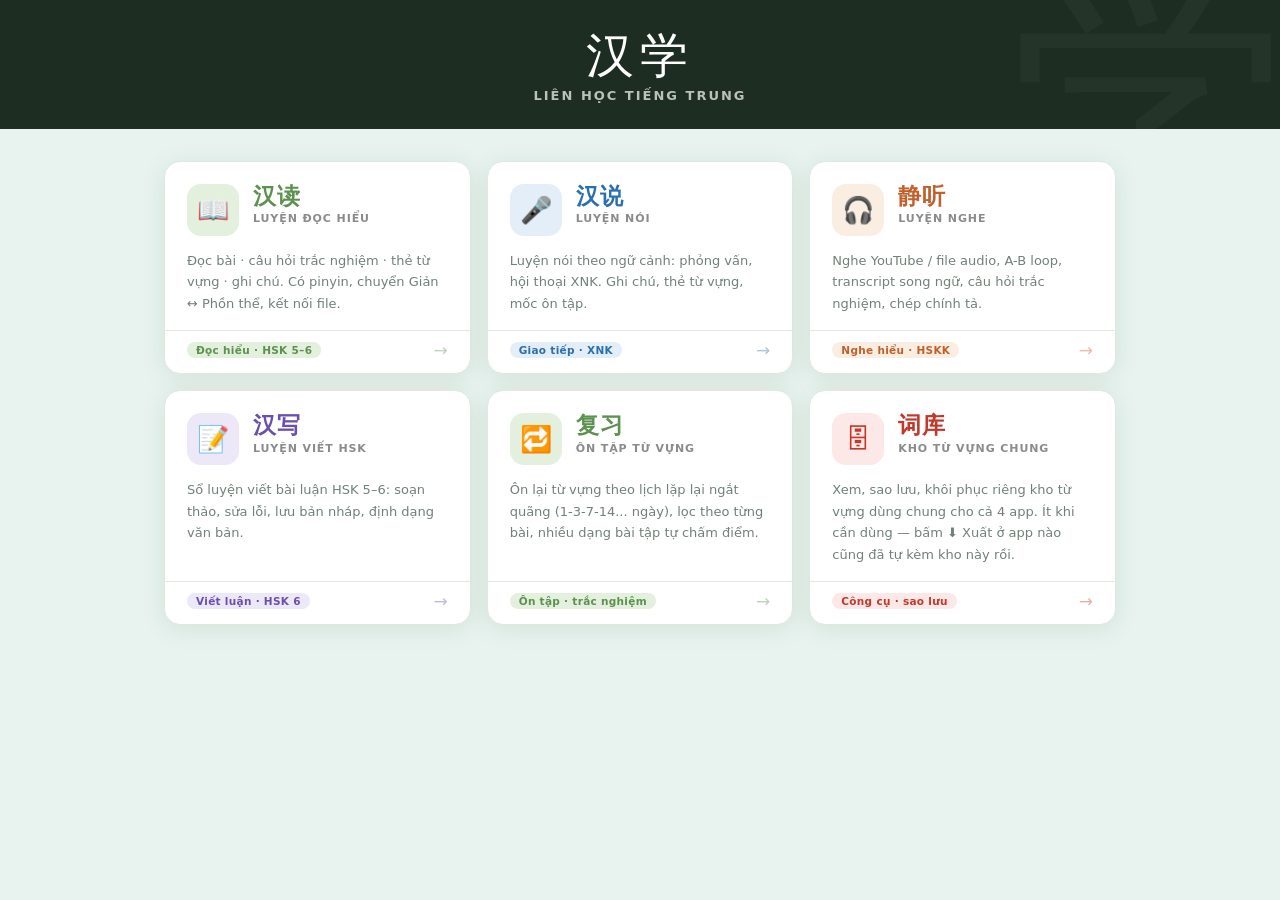
<file: index.html>
<!DOCTYPE html>
<html lang="vi">
<head>
<meta charset="UTF-8">
<meta name="viewport" content="width=device-width,initial-scale=1">
<title>汉学 · Liên Học Tiếng Trung</title>
<style>
:root{
  --bg:#e8f3ef;--card:#ffffff;--ink:#2a302c;--muted:#728178;
  --jade:#5d9150;--jade-soft:#e3f0dd;--line:#dde9e1;
  --red:#c0392b;--blue:#2c6fad;--purple:#6b4fad;--orange:#c0602b;
  --ui:'Quicksand',system-ui,sans-serif;--kai:'KaiTi','楷体',serif;
  --radius:16px;--shadow:0 4px 24px rgba(44,80,44,.10);
}
*{box-sizing:border-box;margin:0;padding:0}
body{font-family:var(--ui);background:var(--bg);color:var(--ink);min-height:100vh;padding:0 0 60px}

/* HEADER */
header{background:#1e2d21;padding:32px 32px 26px;text-align:center;position:relative;overflow:hidden}
header::before{content:'学';position:absolute;font-family:var(--kai);font-size:280px;
  color:rgba(255,255,255,.03);top:-40px;right:-10px;line-height:1;pointer-events:none}
.h-han{font-family:var(--kai);font-size:48px;color:#fff;letter-spacing:6px;line-height:1;margin-bottom:8px}
.h-title{color:rgba(255,255,255,.7);font-size:13px;letter-spacing:2px;text-transform:uppercase;font-weight:600}

/* GRID */
.grid{display:grid;grid-template-columns:repeat(auto-fill,minmax(265px,1fr));
  gap:16px;max-width:1000px;margin:32px auto 0;padding:0 24px}

/* CARD */
.card{background:var(--card);border-radius:var(--radius);box-shadow:var(--shadow);
  border:1.5px solid var(--line);overflow:hidden;text-decoration:none;color:inherit;
  display:flex;flex-direction:column;transition:transform .15s,box-shadow .15s,border-color .15s}
.card:hover{transform:translateY(-4px);box-shadow:0 10px 36px rgba(44,80,44,.15)}
.card-top{padding:22px 22px 14px;display:flex;align-items:flex-start;gap:14px}
.icon{width:52px;height:52px;border-radius:14px;display:flex;align-items:center;
  justify-content:center;font-size:26px;flex:0 0 auto}
.han{font-family:var(--kai);font-size:23px;font-weight:700;letter-spacing:1px;line-height:1.1;margin-bottom:3px}
.viet{font-size:11px;font-weight:700;text-transform:uppercase;letter-spacing:.9px;opacity:.55}
.desc{padding:0 22px 16px;font-size:13px;color:var(--muted);line-height:1.65;flex:1}
.footer{padding:9px 22px 13px;border-top:1px solid var(--line);
  display:flex;align-items:center;justify-content:space-between}
.tag{border-radius:20px;padding:2px 9px;font-size:10.5px;font-weight:700;letter-spacing:.3px}
.arrow{font-size:17px;opacity:.4;transition:opacity .15s,transform .15s}
.card:hover .arrow{opacity:.9;transform:translateX(4px)}

/* themes */
.j .icon{background:#e3f0dd;color:var(--jade)}.j .han{color:var(--jade)}.j:hover{border-color:var(--jade)}.j .tag{background:#e3f0dd;color:var(--jade)}.j .arrow{color:var(--jade)}
.r .icon{background:#fde8e8;color:var(--red)}.r .han{color:var(--red)}.r:hover{border-color:var(--red)}.r .tag{background:#fde8e8;color:var(--red)}.r .arrow{color:var(--red)}
.b .icon{background:#e3eef8;color:var(--blue)}.b .han{color:var(--blue)}.b:hover{border-color:var(--blue)}.b .tag{background:#e3eef8;color:var(--blue)}.b .arrow{color:var(--blue)}
.o .icon{background:#faeee3;color:var(--orange)}.o .han{color:var(--orange)}.o:hover{border-color:var(--orange)}.o .tag{background:#faeee3;color:var(--orange)}.o .arrow{color:var(--orange)}
.p .icon{background:#ede8f8;color:var(--purple)}.p .han{color:var(--purple)}.p:hover{border-color:var(--purple)}.p .tag{background:#ede8f8;color:var(--purple)}.p .arrow{color:var(--purple)}

@media(max-width:600px){
  header{padding:22px 16px}
  .h-han{font-size:38px}
  .grid{grid-template-columns:1fr;padding:0 14px;gap:12px;margin-top:22px}
}

/* ============================================================
   📅 KHUNG NHẮC ÔN TỔNG HỢP (từ tất cả app) — hiện ngay trên trang chủ
   ============================================================ */
.weekly-wrap{max-width:1000px;margin:26px auto 0;padding:0 24px}
.weekly-banner{background:#fff9e8;border:1.5px solid #e8c96b;border-radius:var(--radius);
  box-shadow:var(--shadow);padding:18px 22px}
.weekly-banner h2{font-size:16px;margin-bottom:4px;display:flex;align-items:center;gap:8px;color:var(--ink)}
.weekly-banner .wk-sub{font-size:12.5px;color:var(--muted);margin-bottom:14px}
.weekly-row{display:flex;align-items:center;gap:12px;background:#fff;border:1px solid var(--line);
  border-radius:12px;padding:10px 14px;margin-bottom:8px;text-decoration:none;color:inherit;transition:.15s}
.weekly-row:last-child{margin-bottom:0}
.weekly-row:hover{border-color:#e8c96b;box-shadow:0 4px 14px rgba(180,140,40,.12)}
.weekly-row .wr-app{flex:0 0 auto;font-size:10.5px;font-weight:700;letter-spacing:.3px;text-transform:uppercase;
  border-radius:20px;padding:3px 9px}
.weekly-row .wr-info{flex:1;min-width:0}
.weekly-row .wr-title{font-weight:700;font-size:13.5px;white-space:nowrap;overflow:hidden;text-overflow:ellipsis}
.weekly-row .wr-path{font-size:11px;color:var(--muted);white-space:nowrap;overflow:hidden;text-overflow:ellipsis}
.weekly-row .wr-reason{font-size:10.5px;color:#c0392b;margin-top:1px}
.weekly-row .wr-count{flex:0 0 auto;font-size:11px;color:var(--jade);font-weight:700;white-space:nowrap}
.weekly-row .wr-arrow{flex:0 0 auto;opacity:.4}
.weekly-row.wr-done{border-color:var(--jade);background:var(--jade-soft)}
.weekly-row .wr-check{flex:0 0 auto;font-size:15px}
@media(max-width:600px){ .weekly-wrap{padding:0 14px;margin-top:16px} }
</style>
</head>
<body>

<header>
  <div class="h-han">汉学</div>
  <div class="h-title">Liên học tiếng Trung</div>
</header>

<div class="weekly-wrap" id="weeklyWrap"></div>

<div class="grid">

  <a class="card j" href="reader.html">
    <div class="card-top">
      <div class="icon">📖</div>
      <div>
        <div class="han">汉读</div>
        <div class="viet">Luyện đọc hiểu</div>
      </div>
    </div>
    <div class="desc">Đọc bài · câu hỏi trắc nghiệm · thẻ từ vựng · ghi chú. Có pinyin, chuyển Giản ↔ Phồn thể, kết nối file.</div>
    <div class="footer">
      <span class="tag">Đọc hiểu · HSK 5–6</span>
      <span class="arrow">→</span>
    </div>
  </a>

  <a class="card b" href="noi.html">
    <div class="card-top">
      <div class="icon">🎤</div>
      <div>
        <div class="han">汉说</div>
        <div class="viet">Luyện nói</div>
      </div>
    </div>
    <div class="desc">Luyện nói theo ngữ cảnh: phỏng vấn, hội thoại XNK. Ghi chú, thẻ từ vựng, mốc ôn tập.</div>
    <div class="footer">
      <span class="tag">Giao tiếp · XNK</span>
      <span class="arrow">→</span>
    </div>
  </a>

  <a class="card o" href="tinh-nghe.html">
    <div class="card-top">
      <div class="icon">🎧</div>
      <div>
        <div class="han">静听</div>
        <div class="viet">Luyện nghe</div>
      </div>
    </div>
    <div class="desc">Nghe YouTube / file audio, A-B loop, transcript song ngữ, câu hỏi trắc nghiệm, chép chính tả.</div>
    <div class="footer">
      <span class="tag">Nghe hiểu · HSKK</span>
      <span class="arrow">→</span>
    </div>
  </a>

  <a class="card p" href="SoLuyenViet_HSK.html">
    <div class="card-top">
      <div class="icon">📝</div>
      <div>
        <div class="han">汉写</div>
        <div class="viet">Luyện viết HSK</div>
      </div>
    </div>
    <div class="desc">Sổ luyện viết bài luận HSK 5–6: soạn thảo, sửa lỗi, lưu bản nháp, định dạng văn bản.</div>
    <div class="footer">
      <span class="tag">Viết luận · HSK 6</span>
      <span class="arrow">→</span>
    </div>
  </a>

  <a class="card j" href="on-tap.html">
    <div class="card-top">
      <div class="icon">🔁</div>
      <div>
        <div class="han">复习</div>
        <div class="viet">Ôn tập từ vựng</div>
      </div>
    </div>
    <div class="desc">Ôn lại từ vựng theo lịch lặp lại ngắt quãng (1-3-7-14... ngày), lọc theo từng bài, nhiều dạng bài tập tự chấm điểm.</div>
    <div class="footer">
      <span class="tag">Ôn tập · trắc nghiệm</span>
      <span class="arrow">→</span>
    </div>
  </a>

  <a class="card r" href="migrate-vocab.html">
    <div class="card-top">
      <div class="icon">🗄</div>
      <div>
        <div class="han">词库</div>
        <div class="viet">Kho từ vựng chung</div>
      </div>
    </div>
    <div class="desc">Xem, sao lưu, khôi phục riêng kho từ vựng dùng chung cho cả 4 app. Ít khi cần dùng — bấm ⬇ Xuất ở app nào cũng đã tự kèm kho này rồi.</div>
    <div class="footer">
      <span class="tag">Công cụ · sao lưu</span>
      <span class="arrow">→</span>
    </div>
  </a>

</div>

<script>
/* ============================================================
   📅 NHẮC ÔN THEO THỨ TRONG TUẦN — tổng hợp từ tất cả app
   Mỗi app (Nghe/Đọc/Nói/Viết) khi mở/lưu bài đều tự ghi danh sách bài + thứ cố định của
   nó vào 1 khoá localStorage riêng (han_weekly_index_<app>). Trang chủ này chỉ ĐỌC lại các
   khoá đó (cùng gốc/domain nên đọc được), gộp chung, lọc ra bài nào "thuộc về" đúng thứ hôm
   nay và CHƯA được đánh dấu "đã thuộc", rồi hiện thành 1 khung nhắc ở đây. Việc "Đã thuộc"
   vẫn phải bấm TRONG từng app (mở bài ra, xem khung Ôn tập) — trang chủ chỉ đọc, không sửa
   dữ liệu gốc của app nào, tránh xung đột/mất đồng bộ.
   ============================================================ */
const WEEKDAY_VN=['Chủ nhật','Thứ 2','Thứ 3','Thứ 4','Thứ 5','Thứ 6','Thứ 7'];
function esc(s){return String(s==null?'':s).replace(/[&<>"']/g,c=>({'&':'&amp;','<':'&lt;','>':'&gt;','"':'&quot;',"'":'&#39;'}[c]));}
function localDow(dateStr){
  const parts=(dateStr||'').split('-').map(Number);
  if(parts.length!==3||parts.some(isNaN)) return null;
  return new Date(parts[0],parts[1]-1,parts[2]).getDay();
}
function itemDowFromMarks(marks){
  if(!marks) return null;
  const dates=Object.values(marks).filter(Boolean).sort();
  if(!dates.length) return null;
  return localDow(dates[0]);
}
function marksCount(marks,customDone){
  let n=marks?Object.values(marks).filter(Boolean).length:0;
  if(customDone) n+=1;
  return n;
}
function reviewedTodayCheck(marks,customDone){
  const t=new Date();
  const todayStr=t.getFullYear()+'-'+String(t.getMonth()+1).padStart(2,'0')+'-'+String(t.getDate()).padStart(2,'0');
  if(marks && Object.values(marks).some(d=>d===todayStr)) return true;
  if(customDone===todayStr) return true;
  return false;
}
function walkWithPath(nodes,path,cb){
  (nodes||[]).forEach(n=>{
    cb(n,path);
    if(n.children) walkWithPath(n.children,path.concat(n.name||''),cb);
  });
}
function dateStrAddDays(dateStr,n){
  const parts=(dateStr||'').split('-').map(Number);
  if(parts.length!==3||parts.some(isNaN)) return null;
  const d=new Date(parts[0],parts[1]-1,parts[2]); d.setDate(d.getDate()+n);
  return d.getFullYear()+'-'+String(d.getMonth()+1).padStart(2,'0')+'-'+String(d.getDate()).padStart(2,'0');
}
function todayLocalStr(){
  const t=new Date();
  return t.getFullYear()+'-'+String(t.getMonth()+1).padStart(2,'0')+'-'+String(t.getDate()).padStart(2,'0');
}
/* ============================================================
   🆕 HỆ MỐC MỚI (15 mốc: 3 ngày liên tiếp → 7 mốc theo tuần → 5 mốc tự do) — xem giải thích
   đầy đủ trong tinh-nghe.html. Trang chủ cần hiểu hệ này để tính đúng "hôm nay có bài nào đến
   hạn" mà KHÔNG cần mở app đó trước — vì đây là hệ THEO NGÀY CỤ THỂ, không phải theo thứ lặp
   vô hạn như hệ cũ.
   ============================================================ */
function v2ExpectedDate(marks,markIndex){
  const d1=marks&&marks['1']; if(!d1) return null;
  if(markIndex<=3) return dateStrAddDays(d1,markIndex-1);
  if(markIndex<=10){ const d3=dateStrAddDays(d1,2); return dateStrAddDays(d3,7*(markIndex-3)); }
  return null;
}
function v2NextDue(marks){
  for(let m=1;m<=10;m++){
    if(!marks || !marks[String(m)]){
      const exp=v2ExpectedDate(marks,m);
      if(exp===null) return null;
      return {markIndex:m, expectedDate:exp};
    }
  }
  return null;
}
// Trả về {due:boolean, dowForLabel, reasonHtml} — dùng chung cho mọi app (tree hoặc mảng phẳng)
function computeDueInfo(scheme,marks,mastered){
  if(mastered) return {due:false};
  if(scheme==='v2'){
    const nd=v2NextDue(marks);
    if(!nd) return {due:false};
    const due=todayLocalStr()>=nd.expectedDate;
    const overdue=todayLocalStr()>nd.expectedDate;
    return {due, reason:due?(`Mốc ${nd.markIndex}${overdue?' — quá hạn':' — đến hạn hôm nay'}`):null};
  }
  const dow=itemDowFromMarks(marks);
  if(dow===null) return {due:false};
  const todayDow=new Date().getDay();
  if(todayDow===0) return {due:false}; // hệ cũ: Chủ nhật nghỉ
  return {due:dow===todayDow, reason:null};
}
/* ============================================================
   📡 ĐỌC THẲNG TỪ IndexedDB CỦA TỪNG APP — không cần bạn phải mở app đó trước! Vì cả 5 app
   đều cùng gốc/domain, trang chủ có thể mở trực tiếp kho IndexedDB của mỗi app để lấy dữ liệu
   MỚI NHẤT ngay lúc bạn mở trang chủ. Đọc kiểu "chỉ đọc" (read-only) an toàn tuyệt đối — không
   đụng/sửa gì tới dữ liệu gốc, và nếu app nào CHƯA TỪNG được mở trên máy này (chưa có kho),
   tự động bỏ qua, không tạo ra kho rỗng gây rối cho app đó về sau.
   ============================================================ */
function idbOpenReadOnly(dbName){
  return new Promise(resolve=>{
    let neverExisted=false;
    try{
      const req=indexedDB.open(dbName);
      req.onupgradeneeded=()=>{ neverExisted=true; }; // kho chưa từng tồn tại — đừng tạo gì cả
      req.onsuccess=()=>{
        const db=req.result;
        if(neverExisted){
          db.close();
          try{ indexedDB.deleteDatabase(dbName); }catch(e){} // dọn lại kho rỗng vừa lỡ tạo ra
          resolve(null); return;
        }
        resolve(db);
      };
      req.onerror=()=>resolve(null);
      req.onblocked=()=>resolve(null);
    }catch(e){ resolve(null); }
  });
}
async function idbGetReadOnly(dbName,storeName,key){
  try{
    const db=await idbOpenReadOnly(dbName);
    if(!db) return null;
    if(!db.objectStoreNames.contains(storeName)){ db.close(); return null; }
    return await new Promise(resolve=>{
      const tx=db.transaction(storeName,'readonly');
      const rq=tx.objectStore(storeName).get(key);
      rq.onsuccess=()=>{ resolve(rq.result||null); db.close(); };
      rq.onerror=()=>{ resolve(null); db.close(); };
    });
  }catch(e){ return null; }
}

async function collectTinhNghe(){
  const rows=[];
  try{
    const state=await idbGetReadOnly('tinh_nghe_db','meta','state');
    if(state&&Array.isArray(state.roots)){
      walkWithPath(state.roots,[],(n,path)=>{
        if(n.type!=='item') return;
        const marks=n.reviews&&n.reviews.marks, customDone=n.reviews&&n.reviews.customDone;
        const scheme=n.reviews&&n.reviews.scheme;
        const info=computeDueInfo(scheme,marks,n.reviews&&n.reviews.weeklyMastered);
        if(!info.due) return;
        rows.push({
          id:n.id, title:n.title||'(chưa đặt tên)', path:path.join(' › ')||'—',
          reason:info.reason,
          reviewCount:marksCount(marks,customDone), reviewTotal:scheme==='v2'?15:10,
          reviewedToday:reviewedTodayCheck(marks,customDone),
          url:'tinh-nghe.html?open='+encodeURIComponent(n.id), _app:'静听 Nghe', _cls:'o'
        });
      });
    }
  }catch(e){}
  return rows;
}
async function collectTreeApp(dbName,fileUrl,label,cls){
  const rows=[];
  try{
    const db=await idbGetReadOnly(dbName,'meta','db');
    if(db&&Array.isArray(db.tree)){
      walkWithPath(db.tree,[],(n,path)=>{
        if(n.type!=='passage') return;
        const marks=n.reps, customDone=n.repCustomDone;
        const scheme=n.weeklyScheme;
        const info=computeDueInfo(scheme,marks,n.weeklyMastered);
        if(!info.due) return;
        rows.push({
          id:n.id, title:n.name||'(chưa đặt tên)', path:path.join(' › ')||'—',
          reason:info.reason,
          reviewCount:marksCount(marks,customDone), reviewTotal:scheme==='v2'?15:10,
          reviewedToday:reviewedTodayCheck(marks,customDone),
          url:fileUrl+'?open='+encodeURIComponent(n.id), _app:label, _cls:cls
        });
      });
    }
  }catch(e){}
  return rows;
}
async function collectVietHSK(){
  const rows=[];
  const TYPES_VI={dang1:'Dạng 1 · Ứng dụng',dang2:'Dạng 2 · Nghị luận'};
  try{
    const entries=await idbGetReadOnly('han-writing-idb','meta','entries');
    if(Array.isArray(entries)){
      entries.forEach(e=>{
        const marks=e.reps, customDone=e.repCustomDone;
        const scheme=e.weeklyScheme;
        const info=computeDueInfo(scheme,marks,e.weeklyMastered);
        if(!info.due) return;
        rows.push({
          id:e.id, title:e.title||'(chưa đặt tên)',
          path:(TYPES_VI[e.type]||'')+(e.sub?' › '+e.sub:''),
          reason:info.reason,
          reviewCount:marksCount(marks,customDone), reviewTotal:scheme==='v2'?15:10,
          reviewedToday:reviewedTodayCheck(marks,customDone),
          url:'SoLuyenViet_HSK.html?open='+encodeURIComponent(e.id), _app:'汉写 Viết', _cls:'p'
        });
      });
    }
  }catch(e){}
  return rows;
}
// Bản dự phòng cũ (localStorage do app tự báo cáo) — chỉ dùng khi đọc IndexedDB không ra gì,
// phòng trường hợp trình duyệt cũ không hỗ trợ, hoặc lần đầu chuyển đổi.
function collectFallback(key,label,cls){
  try{ const raw=localStorage.getItem(key); if(raw){ const rows=JSON.parse(raw)||[]; return rows.map(r=>Object.assign({},r,{_app:label,_cls:cls})); } }catch(e){}
  return [];
}

let _rendering=false;
async function renderWeeklyBanner(){
  if(_rendering) return; _rendering=true;
  try{
    const todayDow=new Date().getDay();
    const box=document.getElementById('weeklyWrap');

    const [nghe,doc,noi,viet]=await Promise.all([
      collectTinhNghe(),
      collectTreeApp('han-reader-idb2','reader.html','汉读 Đọc','j'),
      collectTreeApp('han-speaking-idb2','noi.html','汉说 Nói','b'),
      collectVietHSK()
    ]);
    // Các hàng từ collectXxx() ở trên đã tự lọc "đến hạn hôm nay" bên trong rồi (đọc thẳng
    // IndexedDB, hiểu đúng cả hệ mốc cũ lẫn mới) — chỉ khi KHÔNG đọc được IndexedDB (trình
    // duyệt cũ, hoặc app đó chưa từng mở) mới cần lọc thêm theo kiểu cũ (dow=thứ) từ bản dự
    // phòng trong localStorage.
    const fallbackFilter=rows=>(todayDow===0?[]:rows.filter(r=>r.dow===todayDow && !r.mastered));
    let due=[
      ...(nghe.length?nghe:fallbackFilter(collectFallback('han_weekly_index_tinhnghe','静听 Nghe','o'))),
      ...(doc.length?doc:fallbackFilter(collectFallback('han_weekly_index_reader','汉读 Đọc','j'))),
      ...(noi.length?noi:fallbackFilter(collectFallback('han_weekly_index_noi','汉说 Nói','b'))),
      ...(viet.length?viet:fallbackFilter(collectFallback('han_weekly_index_soluyenviet','汉写 Viết','p'))),
    ];

    if(!due.length){ box.innerHTML=''; return; }
    const todayLabel=WEEKDAY_VN[todayDow];
    const rows=due.map(r=>`
      <a class="weekly-row${r.reviewedToday?' wr-done':''}" href="${esc(r.url)}">
        ${r.reviewedToday?'<span class="wr-check" title="Đã ôn hôm nay">✅</span>':''}
        <span class="wr-app ${r._cls} tag">${esc(r._app)}</span>
        <div class="wr-info">
          <div class="wr-title">${esc(r.title)}</div>
          <div class="wr-path">${esc(r.path||'')}</div>
          ${r.reason?`<div class="wr-reason">${esc(r.reason)}</div>`:''}
        </div>
        <span class="wr-count">Đã ôn ${r.reviewCount||0}/${r.reviewTotal||10} lần</span>
        <span class="wr-arrow">→</span>
      </a>`).join('');
    box.innerHTML=`<div class="weekly-banner">
      <h2>📅 Nhắc ôn ${todayLabel} — ${due.length} bài</h2>
      <div class="wk-sub">Gộp từ tất cả app — luôn mới nhất, không cần mở qua từng app trước. Mở bài ra rồi bấm "✅ Đã thuộc" trong bài đó để ngừng nhắc.</div>
      ${rows}
    </div>`;
  }finally{ _rendering=false; }
}
renderWeeklyBanner();
// 🔄 Tự làm mới khi quay lại tab này (không cần nhớ bấm F5)
document.addEventListener('visibilitychange',()=>{ if(document.visibilityState==='visible') renderWeeklyBanner(); });
window.addEventListener('focus',renderWeeklyBanner);
window.addEventListener('pageshow',renderWeeklyBanner);
</script>
</body>
</html>
</file>
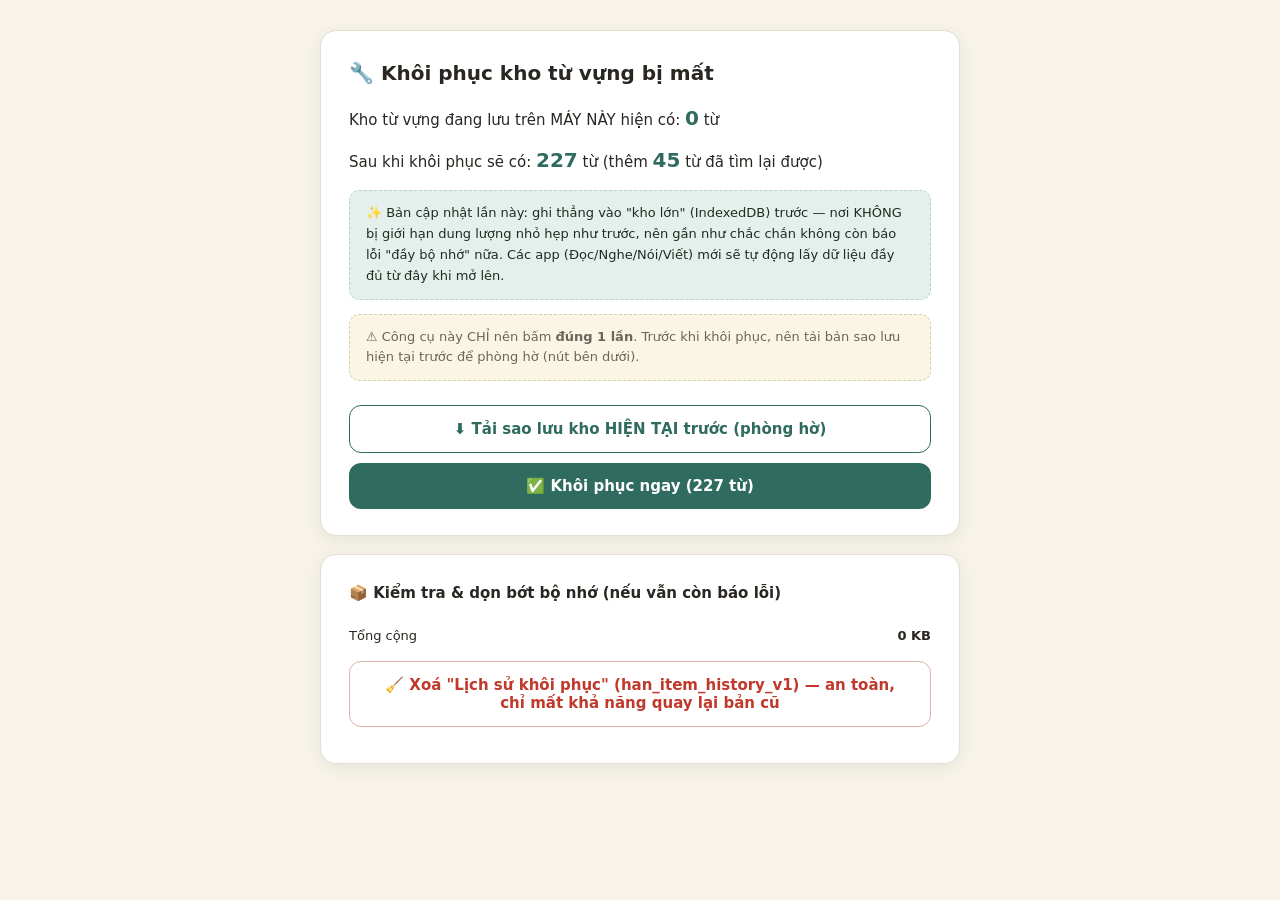
<file: khoi-phuc-tu-vung.html>
<!DOCTYPE html>
<html lang="vi">
<head>
<meta charset="UTF-8">
<title>🔧 Khôi phục kho từ vựng</title>
<style>
body{font-family:'Quicksand',system-ui,sans-serif;background:#f7f3e8;color:#2a2722;margin:0;padding:30px 20px;line-height:1.6}
.wrap{max-width:640px;margin:0 auto}
.card{background:#fff;border:1.5px solid #e4dfd2;border-radius:16px;padding:26px 28px;box-shadow:0 4px 16px rgba(44,60,44,.08);margin-bottom:18px}
h1{font-size:20px;margin-top:0}
h2{font-size:15px;margin-top:0}
.stat{font-size:15px;margin:10px 0}
.stat b{color:#2f6b5e;font-size:20px}
.btn{border:none;border-radius:12px;padding:14px 22px;font-size:15px;font-weight:700;cursor:pointer;font-family:inherit;width:100%;margin-top:10px}
.btn-main{background:#2f6b5e;color:#fff}
.btn-main:hover{background:#1e2d21}
.btn-main:disabled{background:#c8c2b2;cursor:default}
.btn-outline{background:#fff;color:#2f6b5e;border:1.5px solid #2f6b5e}
.btn-outline:hover{background:#e5f0ec}
.btn-danger{background:#fff;color:#c0392b;border:1.5px solid #e0b4ac}
.btn-danger:hover{background:#fbe9e6}
.warn{background:#fbf6e3;border:1px dashed #d8cfa8;border-radius:10px;padding:12px 16px;font-size:13px;color:#6b655b;margin:14px 0}
.tip{background:#e5f0ec;border:1px dashed #b7d4c9;border-radius:10px;padding:12px 16px;font-size:13px;color:#1e2d21;margin:14px 0}
.result{display:none;background:#e5f0ec;border-radius:10px;padding:14px 18px;margin-top:14px;font-size:14px;color:#1e2d21}
.result.show{display:block}
.error{display:none;background:#fbe9e6;border-radius:10px;padding:14px 18px;margin-top:14px;font-size:13.5px;color:#c0392b}
.error.show{display:block}
.usage-row{display:flex;justify-content:space-between;font-size:13px;padding:5px 0;border-bottom:1px solid #f0ece0}
.usage-row b{color:#2a2722}
</style>
</head>
<body>
<div class="wrap">
  <div class="card">
    <h1>🔧 Khôi phục kho từ vựng bị mất</h1>
    <div class="stat">Kho từ vựng đang lưu trên MÁY NÀY hiện có: <b id="curCount">...</b> từ</div>
    <div class="stat">Sau khi khôi phục sẽ có: <b>227</b> từ (thêm <b>45</b> từ đã tìm lại được)</div>
    <div class="tip">✨ Bản cập nhật lần này: ghi thẳng vào "kho lớn" (IndexedDB) trước — nơi KHÔNG bị giới hạn dung lượng nhỏ hẹp như trước, nên gần như chắc chắn không còn báo lỗi "đầy bộ nhớ" nữa. Các app (Đọc/Nghe/Nói/Viết) mới sẽ tự động lấy dữ liệu đầy đủ từ đây khi mở lên.</div>
    <div class="warn">⚠️ Công cụ này CHỈ nên bấm <b>đúng 1 lần</b>. Trước khi khôi phục, nên tải bản sao lưu hiện tại trước để phòng hờ (nút bên dưới).</div>
    <button class="btn btn-outline" id="backupBtn">⬇️ Tải sao lưu kho HIỆN TẠI trước (phòng hờ)</button>
    <button class="btn btn-main" id="restoreBtn">✅ Khôi phục ngay (227 từ)</button>
    <div class="result" id="result"></div>
    <div class="error" id="errorBox"></div>
  </div>

  <div class="card" id="storageCard">
    <h2>📦 Kiểm tra & dọn bớt bộ nhớ (nếu vẫn còn báo lỗi)</h2>
    <div id="usageList"></div>
    <button class="btn btn-danger" id="clearHistBtn">🧹 Xoá "Lịch sử khôi phục" (han_item_history_v1) — an toàn, chỉ mất khả năng quay lại bản cũ</button>
    <div id="storageLog" style="font-size:12.5px;color:#6b655b;margin-top:10px"></div>
  </div>
</div>
<script>
const RESTORED_BANK = [{"id": "id_mrdpo0aj0cn7nl", "createdAt": 1783613903995, "occurrences": [{"app": "🎧 Luyện nghe", "itemId": "id_mrdp44sl3486y9", "itemTitle": "1.孩子给我们的启示", "addedAt": 1783613903996, "hl": "rgb(255, 255, 0)"}], "tags": [], "word": "启", "content": "<span style=\"color: rgb(0, 0, 255); font-weight: bold;\">1. 开始、告诉、让人知道</span><div><ul><li>我们今天<span style=\"color: rgb(255, 0, 0);\">开启</span>了六级学习。</li><li>这件事对我有<span style=\"color: rgb(255, 0, 0);\">启发</span>。</li><li>这个活动明天<span style=\"color: rgb(255, 0, 0);\">启动</span>。</li><li>寻物<span style=\"color: rgb(255, 0, 0);\">启事</span>。</li><li>他<span style=\"color: rgb(255, 0, 0); font-weight: bold;\">启发</span>了我。</li></ul></div>", "wordFontSize": 32, "contentFontSize": 14, "wordStyle": {"bold": false, "italic": false, "underline": false, "strike": false, "color": "rgb(255, 0, 0)", "bg": "rgb(255, 255, 0)"}, "updatedAt": 1783657994701}, {"id": "id_mrdpvsb6d6fuq2", "createdAt": 1783614266898, "occurrences": [{"app": "🎧 Luyện nghe", "itemId": "id_mrdp44sl3486y9", "itemTitle": "1.孩子给我们的启示", "addedAt": 1783614266898, "hl": "rgb(0, 255, 0)"}, {"app": "🎧 Luyện nghe", "itemId": "id_mril58jydn66hk", "itemTitle": "EP 1", "addedAt": 1783932341071}], "tags": [], "word": "爽快", "content": "<span style=\"color: rgb(0, 0, 255); font-weight: bold;\">1. 心里很舒服</span><div><ul><li>我跟你聊得<span style=\"color: rgb(255, 0, 0);\">特别爽快</span>。</li><li>我今天心情不好，想<span style=\"color: rgb(255, 0, 0); font-weight: bold;\">哭个爽快</span>。</li></ul><div><span style=\"font-weight: bold; color: rgb(0, 0, 255);\">2. 干脆，不犹豫</span></div></div><div><ul><li>你<span style=\"color: rgb(255, 0, 0); font-weight: bold;\">爽快地</span>说你的想法。</li><li>他是个<span style=\"font-weight: bold; color: rgb(255, 0, 0);\">爽快的人</span>。</li></ul></div>", "wordFontSize": 32, "contentFontSize": 19, "wordStyle": {"bold": false, "italic": false, "underline": false, "strike": false, "color": null, "bg": "rgb(0, 255, 0)"}, "updatedAt": 1785073785257}, {"id": "id_mre954kdmzbg0h", "createdAt": 1783646615389, "occurrences": [{"app": "🎧 Luyện nghe", "itemId": "id_mrdp44sl3486y9", "itemTitle": "1.孩子给我们的启示", "addedAt": 1783646615390}], "tags": [], "word": "爽", "content": "<span style=\"color: rgb(0, 0, 255); font-weight: bold;\">心理上非常非常舒服</span><div><ul><li>跑完步出了一身汗，<span style=\"color: rgb(255, 0, 0); font-weight: bold;\">真爽</span>。</li><li>清爽</li></ul></div>", "wordFontSize": 32, "contentFontSize": 22, "wordStyle": {"bold": false, "italic": false, "underline": false, "strike": false, "color": null, "bg": null}, "updatedAt": 1785073676019}, {"id": "id_mre95dnfipqun3", "createdAt": 1783646627163, "occurrences": [{"app": "🎧 Luyện nghe", "itemId": "id_mrdp44sl3486y9", "itemTitle": "1.孩子给我们的启示", "addedAt": 1783646627164}, {"app": "🎧 Luyện nghe", "itemId": "id_mrdpeu8s91n9df", "itemTitle": "2.父母之爱", "addedAt": 1783657270390}, {"app": "🎧 Luyện nghe", "itemId": "id_mrdpfrq67r99v2", "itemTitle": "3.一盒月饼", "addedAt": 1783657273981}, {"app": "🎧 Luyện nghe", "itemId": "id_mrdphkgm0ogyyb", "itemTitle": "5.学一门外语需要理由吗", "addedAt": 1783657277214}, {"app": "🎧 Luyện nghe", "itemId": "id_mrgm02azvyv8m2", "itemTitle": "EP 1", "addedAt": 1783789205531}, {"app": "🎧 Luyện nghe", "itemId": "id_ms4ccp9b5fp3ai", "itemTitle": "36. 老舍与养花", "addedAt": 1785224144229}], "tags": [], "word": "快", "content": "1. 动作速度<div>2. 心里</div>", "wordFontSize": 40, "contentFontSize": 25, "wordStyle": {"bold": true, "italic": false, "underline": false, "strike": false, "color": null, "bg": "rgb(0, 255, 0)"}, "updatedAt": 1785124035961}, {"id": "id_mrem3pvg85q88w", "createdAt": 1783668384700, "occurrences": [{"app": "🎧 Luyện nghe", "itemId": "id_mrdp44sl3486y9", "itemTitle": "1.孩子给我们的启示", "addedAt": 1783668384701, "hl": "rgb(255, 255, 0)"}], "tags": [], "word": "巴不得", "content": "<div><span style=\"font-weight: 700; color: rgb(0, 0, 255);\">1. 非常想</span></div><div><span style=\"font-weight: 700; color: rgb(0, 0, 255);\">巴不得 + V</span></div><div><span style=\"font-weight: 700; color: rgb(0, 0, 255);\">巴不得 + 句子</span></div><div><ul><li><b style=\"font-size: 17px;\">我<span style=\"color: rgb(255, 0, 0);\">巴不得</span>明天去上课。</b></li><span style=\"font-size: 17px;\"><li><b>我<span style=\"color: rgb(255, 0, 0);\">巴不得</span>现在就出发。</b></li><li><b>我<span style=\"color: rgb(255, 0, 0);\">巴不得</span>你们找我。</b></li></span></ul><div><span style=\"font-weight: 700; color: rgb(0, 0, 255);\">巴不得呢</span></div></div><div><ul><span style=\"font-size: 17px;\"><li><span style=\"font-weight: bold;\">他想回家，我<span style=\"color: rgb(255, 0, 0);\">巴不得呢</span></span></li></span><li><b>你要上课，我<span style=\"color: rgb(255, 0, 0);\">巴不得呢。</span></b></li></ul></div><div><span style=\"font-weight: 700;\"><br></span></div><div><br></div>", "wordFontSize": 32, "contentFontSize": 15, "wordStyle": {"bold": true, "italic": false, "underline": false, "strike": false, "color": null, "bg": "rgb(255, 255, 0)"}, "updatedAt": 1784002088207}, {"id": "id_mrem9f244zmbgg", "createdAt": 1783668650620, "occurrences": [{"app": "🎧 Luyện nghe", "itemId": "id_mrdp44sl3486y9", "itemTitle": "1.孩子给我们的启示", "addedAt": 1783668650620, "hl": "rgb(255, 255, 0)"}], "tags": [], "word": "嚷", "content": "<span style=\"color: rgb(0, 0, 255); font-weight: bold;\">1. 大声地叫</span><div><ul><li>他爬到山顶，<span style=\"color: rgb(255, 0, 0); font-weight: bold;\">嚷</span>了起来。</li><li>下课了，小孩子们<span style=\"color: rgb(255, 0, 0); font-weight: bold;\">吵吵嚷嚷</span>地出去玩了。</li><li>我<span style=\"color: rgb(255, 0, 0); font-weight: bold;\">跟</span>他<span style=\"color: rgb(255, 0, 0); font-weight: 700;\">嚷</span>。</li></ul><div><span style=\"color: rgb(0, 0, 255); font-weight: bold;\">2. 嚷着 + V</span></div></div><div><ul><li>他<span style=\"color: rgb(255, 0, 0); font-weight: bold;\">嚷</span>这买奶茶。</li></ul><div><span style=\"color: rgb(0, 0, 255); font-weight: bold;\">3. phân biệt với 喊</span></div></div><div>喊 ： 大声叫</div>", "wordFontSize": 32, "contentFontSize": 15, "wordStyle": {"bold": false, "italic": false, "underline": false, "strike": false, "color": "rgb(0, 0, 0)", "bg": "rgb(255, 255, 0)"}, "updatedAt": 1783668676921}, {"id": "id_mreqatvkj41loa", "createdAt": 1783675434944, "occurrences": [{"app": "🎧 Luyện nghe", "itemId": "id_mrdp44sl3486y9", "itemTitle": "1.孩子给我们的启示", "addedAt": 1783675434944, "hl": "rgb(0, 255, 0)"}], "tags": [], "word": "佳", "content": "<span style=\"font-weight: bold; color: rgb(0, 0, 255);\">好</span><div>- 佳人：</div><div>- 我祝你们考试取得佳绩。</div><div><br></div><div><div><br></div></div>", "wordFontSize": 32, "contentFontSize": 15, "wordStyle": {"bold": false, "italic": false, "underline": false, "strike": false, "color": "rgb(255, 0, 0)", "bg": "rgb(0, 255, 0)"}, "updatedAt": 1783675584871}, {"id": "id_mreqdmybvuh22b", "createdAt": 1783675565939, "occurrences": [{"app": "🎧 Luyện nghe", "itemId": "id_mrdp44sl3486y9", "itemTitle": "1.孩子给我们的启示", "addedAt": 1783675565940, "hl": "rgb(0, 255, 0)"}], "tags": [], "word": "佳肴", "content": "<span style=\"color: rgb(0, 0, 255); font-weight: bold;\">好的食物</span><div><ul><li>美味<span style=\"color: rgb(0, 0, 255);\">佳肴</span></li><li>妈妈做的饭是美味<span style=\"color: rgb(0, 0, 255); font-weight: bold;\">佳肴</span>。</li></ul></div><div><div><br></div></div>", "wordFontSize": 32, "contentFontSize": 15, "wordStyle": {"bold": false, "italic": false, "underline": false, "strike": false, "color": null, "bg": "rgb(0, 255, 0)"}, "updatedAt": 1783675575323}, {"id": "id_mreqg93rwefgon", "createdAt": 1783675687959, "occurrences": [{"app": "🎧 Luyện nghe", "itemId": "id_mrdp44sl3486y9", "itemTitle": "1.孩子给我们的启示", "addedAt": 1783675687960}, {"app": "📖 Luyện đọc hiểu", "itemId": "ou8tqyv", "itemTitle": "第73–74题", "addedAt": 1785157671503}], "tags": [], "word": "异", "content": "<span style=\"color: rgb(0, 0, 255);\">不一样</span><div><ul><li>我们两国的文化有什么<span style=\"color: rgb(255, 0, 0);\">异同</span>。</li><li>我们<span style=\"color: rgb(255, 0, 0);\">异口同声</span>地说。</li><li>我们的想法有<span style=\"color: rgb(255, 0, 0);\">差异</span>。</li></ul></div><div><br></div>", "wordFontSize": 32, "contentFontSize": 22, "wordStyle": {"bold": false, "italic": false, "underline": false, "strike": false, "color": null, "bg": null}, "updatedAt": 1785292358418}, {"id": "id_mreqhjgfx827r3", "createdAt": 1783675748031, "occurrences": [{"app": "🎧 Luyện nghe", "itemId": "id_mrdp44sl3486y9", "itemTitle": "1.孩子给我们的启示", "addedAt": 1783675748031, "hl": "rgb(0, 255, 0)"}], "tags": [], "word": "异常", "content": "<span style=\"color: rgb(0, 0, 255);\">不正常</span><div><ul><li>今年的天气很<span style=\"color: rgb(255, 0, 0); font-weight: bold;\">异常</span>。</li><li>这是<span style=\"color: rgb(255, 0, 0); font-weight: bold;\">异常</span>的情况。</li></ul></div>", "wordFontSize": 32, "contentFontSize": 15, "wordStyle": {"bold": false, "italic": false, "underline": false, "strike": false, "color": null, "bg": "rgb(0, 255, 0)"}, "updatedAt": 1783675748031}, {"id": "id_mreqkmx7m9m32c", "createdAt": 1783675892491, "occurrences": [{"app": "🎧 Luyện nghe", "itemId": "id_mrdp44sl3486y9", "itemTitle": "1.孩子给我们的启示", "addedAt": 1783675892491, "hl": "rgb(0, 255, 0)"}], "tags": [], "word": "勤劳", "content": "<ul><li><span style=\"color: rgb(255, 0, 0);\"><span style=\"font-weight: bold;\">勤劳</span>的</span>工作</li><li>他<span style=\"color: rgb(255, 0, 0); font-weight: bold;\">很勤劳</span></li></ul><div>***************************************</div><div><ul><li>勤劳 【生活】</li><li>勤快【生活】</li><li>勤奋 【工作、学习】</li><li>勤勉【工作、学习】</li></ul></div>", "wordFontSize": 32, "contentFontSize": 15, "wordStyle": {"bold": true, "italic": false, "underline": false, "strike": false, "color": null, "bg": "rgb(0, 255, 0)"}, "updatedAt": 1783698919605}, {"id": "id_mreqlx2eadcejp", "createdAt": 1783675952294, "occurrences": [{"app": "🎧 Luyện nghe", "itemId": "id_mrdp44sl3486y9", "itemTitle": "1.孩子给我们的启示", "addedAt": 1783675952295, "hl": "rgb(0, 255, 0)"}], "tags": [], "word": "绅士", "content": "gentelment", "wordFontSize": 32, "contentFontSize": 15, "wordStyle": {"bold": false, "italic": false, "underline": false, "strike": false, "color": null, "bg": "rgb(0, 255, 0)"}, "updatedAt": 1783675962435}, {"id": "id_mreqohczhnsfsi", "createdAt": 1783676071907, "occurrences": [{"app": "🎧 Luyện nghe", "itemId": "id_mrdp44sl3486y9", "itemTitle": "1.孩子给我们的启示", "addedAt": 1783676071908, "hl": "rgb(255, 153, 0)"}], "tags": [], "word": "风度", "content": "<span style=\"color: rgb(0, 0, 255); font-weight: bold;\">有礼貌的、友好的行为【多用于男生】</span><div><ul><li>他有<span style=\"font-weight: bold; color: rgb(255, 0, 0);\">风度</span>。 N</li><li>他的<span style=\"color: rgb(255, 0, 0); font-weight: bold;\">风度很好</span>。</li><li>他是<span style=\"color: rgb(255, 0, 0); font-weight: bold;\">风度翩翩</span>的少年。</li></ul></div><div><br></div>", "wordFontSize": 32, "contentFontSize": 15, "wordStyle": {"bold": false, "italic": false, "underline": false, "strike": false, "color": "rgb(255, 0, 0)", "bg": "rgb(255, 153, 0)"}, "updatedAt": 1783676071908}, {"id": "id_mreqrocf439v26", "createdAt": 1783676220927, "occurrences": [{"app": "🎧 Luyện nghe", "itemId": "id_mrdp44sl3486y9", "itemTitle": "1.孩子给我们的启示", "addedAt": 1783676220927, "hl": "rgb(0, 255, 0)"}, {"app": "🎧 Luyện nghe", "itemId": "id_mrdphkgm0ogyyb", "itemTitle": "5.学一门外语需要理由吗", "addedAt": 1784130504137}], "tags": [], "word": "十足", "content": "<span style=\"color: rgb(0, 0, 255); font-weight: bold;\">十：满意、好的、完美的</span><div><ul><li>这个世界上没有<span style=\"font-weight: bold; color: rgb(255, 0, 0);\">十全十美的人</span>。</li></ul><div><span style=\"color: rgb(0, 0, 255); font-weight: bold;\">十足</span></div></div><div><ul><li>我有<span style=\"color: rgb(255, 0, 0);\">十足的把握</span>。</li><li><span style=\"color: rgb(255, 0, 0); font-weight: bold;\">风度十足</span>。</li></ul></div>", "wordFontSize": 32, "contentFontSize": 15, "wordStyle": {"bold": false, "italic": false, "underline": false, "strike": false, "color": null, "bg": "rgb(0, 255, 0)"}, "updatedAt": 1783676220927}, {"id": "id_mrequrw7egfl0s", "createdAt": 1783676365495, "occurrences": [{"app": "🎧 Luyện nghe", "itemId": "id_mrdp44sl3486y9", "itemTitle": "1.孩子给我们的启示", "addedAt": 1783676365495, "hl": "rgb(255, 255, 0)"}], "tags": [], "word": "照看", "content": "<span style=\"color: rgb(0, 0, 255); font-weight: bold;\">照看：人、东西、地方</span><div><ul><li>- <span style=\"color: rgb(255, 0, 0); font-weight: bold;\">照看</span>孩子。</li><li>- 我要回国，请你帮我<span style=\"color: rgb(255, 0, 0); font-weight: 700;\">照看</span>我的花。</li><li>-&nbsp;<span style=\"color: rgb(255, 0, 0); font-weight: 700;\">照看</span>一下我们班。</li></ul><div><span style=\"color: rgb(0, 0, 255); font-weight: bold;\">照顾：人</span><div><ul><li>-&nbsp;<span style=\"color: rgb(255, 0, 0); font-weight: 700;\">照顾</span>孩子。</li><li><br></li></ul></div></div></div>", "wordFontSize": 32, "contentFontSize": 15, "wordStyle": {"bold": false, "italic": false, "underline": false, "strike": false, "color": null, "bg": "rgb(255, 255, 0)"}, "updatedAt": 1783676365495}, {"id": "id_mreqwckq7v3wgw", "createdAt": 1783676438954, "occurrences": [{"app": "🎧 Luyện nghe", "itemId": "id_mrdp44sl3486y9", "itemTitle": "1.孩子给我们的启示", "addedAt": 1783676438954, "hl": "rgb(255, 208, 204)"}, {"app": "🎧 Luyện nghe", "itemId": "id_mrf6iivx4yqdli", "itemTitle": "Season 1 EP1", "addedAt": 1783784924174}, {"app": "🎧 Luyện nghe", "itemId": "id_mrhgt5or1l2bew", "itemTitle": "EP 1", "addedAt": 1783840966279}, {"app": "🎧 Luyện nghe", "itemId": "id_mrhyyvk16ls0v8", "itemTitle": "EP 1", "addedAt": 1783871494989}, {"app": "🎧 Luyện nghe", "itemId": "id_mrhz21gg8bu74j", "itemTitle": "EP 1", "addedAt": 1783871597185}, {"app": "🎧 Luyện nghe", "itemId": "id_mril58jydn66hk", "itemTitle": "EP 1", "addedAt": 1783908674434, "hl": "rgb(255, 208, 204)"}], "tags": [], "word": "朝夕相处", "content": "<span style=\"color: rgb(0, 0, 255); font-weight: bold;\">早上和晚上每天在一起</span><div><ul><li>我和家人朝夕相处。</li></ul></div>", "wordFontSize": 34, "contentFontSize": 15, "wordStyle": {"bold": false, "italic": false, "underline": false, "strike": false, "color": null, "bg": "rgb(255, 208, 204)"}, "updatedAt": 1783912435777}, {"id": "id_mreqzpqud4zvht", "createdAt": 1783676595990, "occurrences": [{"app": "🎧 Luyện nghe", "itemId": "id_mrdp44sl3486y9", "itemTitle": "1.孩子给我们的启示", "addedAt": 1783676595990, "hl": "rgb(224, 102, 102)"}, {"app": "🎧 Luyện nghe", "itemId": "id_mrdpfrq67r99v2", "itemTitle": "3.一盒月饼", "addedAt": 1784002346328}], "tags": [], "word": "别提多", "content": "<span style=\"color: rgb(0, 0, 255); font-weight: bold;\">别提多。。。了：非常</span><div><ul><li><span style=\"font-weight: bold; color: rgb(0, 0, 0);\">别提多着急了。</span></li><li><span style=\"font-weight: bold; color: rgb(0, 0, 0);\">今天别提多冷了。</span></li></ul><div><span style=\"color: rgb(0, 0, 255); font-weight: bold;\">别提了：不要说了们非常不好</span></div></div><div><span style=\"color: rgb(0, 0, 0);\">A: 今天考试怎么样？</span></div><div><span style=\"color: rgb(0, 0, 0);\">B:别提了</span></div>", "wordFontSize": 32, "contentFontSize": 15, "wordStyle": {"bold": false, "italic": false, "underline": false, "strike": false, "color": null, "bg": "rgb(224, 102, 102)"}, "updatedAt": 1783688329489}, {"id": "id_mreskosyy8qth0", "createdAt": 1783679254162, "occurrences": [{"app": "🎧 Luyện nghe", "itemId": "id_mrdp44sl3486y9", "itemTitle": "1.孩子给我们的启示", "addedAt": 1783679254162}], "tags": [], "word": "督", "content": "<span style=\"color: rgb(0, 0, 255); font-weight: bold;\">看着、让做得更好</span><div><ul><li>妈妈<span style=\"color: rgb(255, 0, 0); font-weight: bold;\">监督</span>孩子学习。</li></ul></div>", "wordFontSize": 32, "contentFontSize": 15, "wordStyle": {"bold": false, "italic": false, "underline": false, "strike": false, "color": "rgb(255, 0, 0)"}, "updatedAt": 1783679263290}, {"id": "id_mresn98x2umeo6", "createdAt": 1783679373969, "occurrences": [{"app": "🎧 Luyện nghe", "itemId": "id_mrdp44sl3486y9", "itemTitle": "1.孩子给我们的启示", "addedAt": 1783679373969}], "tags": [], "word": "促", "content": "<span style=\"color: rgb(0, 0, 255); font-weight: bold;\">让。。。变得更好</span><div><ul><li>这件事<span style=\"color: rgb(255, 0, 0); font-weight: bold;\">促进</span>了我们的关系</li><li>运动可以<span style=\"color: rgb(255, 0, 0); font-weight: bold;\">促</span>消化。</li></ul><div><span style=\"color: rgb(0, 0, 255); font-weight: bold;\">快点</span></div></div><div><ul><li>他<span style=\"font-weight: bold; color: rgb(255, 0, 0);\">急促</span>地去上班。</li><li>别催促我了。</li></ul></div><div><br></div>", "wordFontSize": 32, "contentFontSize": 15, "wordStyle": {"bold": false, "italic": false, "underline": false, "strike": false, "color": "rgb(0, 0, 255)"}, "updatedAt": 1783679385645}, {"id": "id_mresp01aiwcnr3", "createdAt": 1783679455342, "occurrences": [{"app": "🎧 Luyện nghe", "itemId": "id_mrdp44sl3486y9", "itemTitle": "1.孩子给我们的启示", "addedAt": 1783679455342, "hl": "rgb(255, 255, 0)"}], "tags": [], "word": "督促", "content": "<span style=\"color: rgb(0, 0, 255); font-weight: bold;\">【上对下 】看着、让更好</span><div><ul><li>妈妈<span style=\"color: rgb(255, 0, 0); font-weight: bold;\">督促</span>孩子学习。</li><li>领导<span style=\"font-weight: bold; color: rgb(255, 0, 0);\">督促</span>员工完成工作。</li></ul></div>", "wordFontSize": 32, "contentFontSize": 15, "wordStyle": {"bold": false, "italic": false, "underline": false, "strike": false, "color": null, "bg": "rgb(255, 255, 0)"}, "updatedAt": 1783679466390}, {"id": "id_mresynypuqo89r", "createdAt": 1783679906257, "occurrences": [{"app": "🎧 Luyện nghe", "itemId": "id_mrdp44sl3486y9", "itemTitle": "1.孩子给我们的启示", "addedAt": 1783679906257, "hl": "rgb(0, 255, 0)"}], "tags": [], "word": "闹别扭", "content": "<div><span style=\"color: rgb(0, 0, 255); font-weight: bold;\">******* bie4</span><div><span style=\"color: rgb(0, 0, 255); font-weight: bold;\">互相当着</span></div><div><ul><li>走路脚一下子<span style=\"font-weight: bold; color: rgb(255, 0, 0);\">别主</span>了。</li><li>这车<span style=\"color: rgb(255, 0, 0); font-weight: bold;\">别</span>我。</li></ul></div></div><div><span style=\"color: rgb(0, 0, 255); font-weight: 700;\">别扭</span></div><div><span style=\"color: rgb(0, 0, 255); font-weight: bold;\">Adj - 奇怪的，不舒服的</span><div><ul><li>你的发音<span style=\"color: rgb(255, 0, 0); font-weight: bold;\">有点别扭</span>。</li><li>我今天觉得心里<span style=\"color: rgb(255, 0, 0); font-weight: bold;\">很别扭</span>。</li></ul></div></div><span style=\"color: rgb(0, 0, 255); font-weight: bold;\"><div><span style=\"color: rgb(0, 0, 255); font-weight: bold;\">闹别扭 - 别扭 la N</span></div>N 生气了，不高兴</span><div><ul><li>他和朋友<span style=\"color: rgb(255, 0, 0); font-weight: bold;\">闹别扭</span>了，心里很别扭。</li></ul></div>", "wordFontSize": 32, "contentFontSize": 15, "wordStyle": {"bold": false, "italic": false, "underline": false, "strike": false, "color": null, "bg": "rgb(0, 255, 0)"}, "updatedAt": 1783694453412}, {"id": "id_mret2v1gp109zj", "createdAt": 1783680102052, "occurrences": [{"app": "🎧 Luyện nghe", "itemId": "id_mrdp44sl3486y9", "itemTitle": "1.孩子给我们的启示", "addedAt": 1783680102052}], "tags": [], "word": "融", "content": "<ul><li>雪<b style=\"color: rgb(255, 0, 0);\">融化</b>了。</li><li>我们的课<span style=\"color: rgb(255, 0, 0); font-weight: bold;\">融合</span>了汉语知识和中国文化。</li><li>我们的<span style=\"color: rgb(255, 0, 0); font-weight: bold;\">关系很融洽</span>。</li><li>他学习<span style=\"color: rgb(255, 0, 0); font-weight: bold;\">金融</span>。【流动的意思】</li></ul>", "wordFontSize": 32, "contentFontSize": 15, "wordStyle": {"bold": false, "italic": false, "underline": false, "strike": false, "color": "rgb(255, 0, 0)"}, "updatedAt": 1783680169568}, {"id": "id_mret35vq62o99g", "createdAt": 1783680116102, "occurrences": [{"app": "🎧 Luyện nghe", "itemId": "id_mrdp44sl3486y9", "itemTitle": "1.孩子给我们的启示", "addedAt": 1783680116102, "hl": "rgb(255, 255, 0)"}], "tags": [], "word": "融洽", "content": "<ul><li>我们的<span style=\"color: rgb(255, 0, 0); font-weight: bold;\">关系很融洽</span>。</li><li><span style=\"font-weight: bold; color: rgb(255, 0, 0);\">= 和睦</span></li></ul>", "wordFontSize": 32, "contentFontSize": 15, "wordStyle": {"bold": false, "italic": false, "underline": false, "strike": false, "color": null, "bg": "rgb(255, 255, 0)"}, "updatedAt": 1783688323079}, {"id": "id_mret4my2it0ksc", "createdAt": 1783680184874, "occurrences": [{"app": "🎧 Luyện nghe", "itemId": "id_mrdp44sl3486y9", "itemTitle": "1.孩子给我们的启示", "addedAt": 1783680184874}], "tags": [], "word": "洽", "content": "刚刚好<div><br></div>", "wordFontSize": 32, "contentFontSize": 15, "wordStyle": {"bold": false, "italic": false, "underline": false, "strike": false, "color": "rgb(0, 0, 255)"}, "updatedAt": 1783680184874}, {"id": "id_mret5edwygl9fa", "createdAt": 1783680220436, "occurrences": [{"app": "🎧 Luyện nghe", "itemId": "id_mrdp44sl3486y9", "itemTitle": "1.孩子给我们的启示", "addedAt": 1783680220436, "hl": "rgb(0, 255, 0)"}], "tags": [], "word": "亲密", "content": "关系进、关系好", "wordFontSize": 32, "contentFontSize": 15, "wordStyle": {"bold": false, "italic": false, "underline": false, "strike": false, "color": null, "bg": "rgb(0, 255, 0)"}, "updatedAt": 1783680220436}, {"id": "id_mret71tak35rhk", "createdAt": 1783680297454, "occurrences": [{"app": "🎧 Luyện nghe", "itemId": "id_mrdp44sl3486y9", "itemTitle": "1.孩子给我们的启示", "addedAt": 1783680297454, "hl": "rgb(255, 255, 0)"}], "tags": [], "word": "忽略", "content": "<span style=\"color: rgb(0, 0, 255); font-weight: bold;\">忽：没注意、没看见</span><div><ul><li>忽视 = 忽略</li><li>他最近工作太忙，<span style=\"color: rgb(255, 0, 0); font-weight: bold;\">忽略</span>了家庭。</li></ul></div><div><br></div>", "wordFontSize": 32, "contentFontSize": 15, "wordStyle": {"bold": false, "italic": false, "underline": false, "strike": false, "color": null, "bg": "rgb(255, 255, 0)"}, "updatedAt": 1783680308636}, {"id": "id_mret88opduviej", "createdAt": 1783680353017, "occurrences": [{"app": "🎧 Luyện nghe", "itemId": "id_mrdp44sl3486y9", "itemTitle": "1.孩子给我们的启示", "addedAt": 1783680353017, "hl": "rgb(255, 255, 0)"}, {"app": "🎧 Luyện nghe", "itemId": "id_mrdpeu8s91n9df", "itemTitle": "2.父母之爱", "addedAt": 1785123566181}], "tags": [], "word": "嫉妒", "content": "<span style=\"font-weight: 400; font-style: normal; text-decoration: none; color: rgb(51, 48, 42); font-family: SimSun, 宋体, serif;\"><span style=\"font-weight: 400; font-style: normal; text-decoration: none; color: rgb(51, 48, 42); font-family: SimSun, 宋体, serif;\"><span style=\"font-weight: 400; font-style: normal; text-decoration: none; color: rgb(51, 48, 42); font-family: SimSun, 宋体, serif;\">V</span></span></span><div><ul><li>我<span style=\"color: rgb(255, 0, 0);\">嫉妒</span>他工作好。</li><li>我有点<span style=\"color: rgb(255, 0, 0);\">嫉妒</span>他。</li></ul><div><span style=\"color: rgb(0, 0, 255);\"><span style=\"font-weight: bold;\">非常喜欢、想要、到</span><span style=\"color: rgb(255, 0, 0);\"><div></div></span><div></div></span><div><ul><li>我<b><span style=\"color: rgb(255, 0, 0);\">向往</span></b>那个大学。</li><li>我<b><span style=\"color: rgb(255, 0, 0);\">向往</span></b>别人的生活。</li><li>你在中国的生活让人<b><span style=\"color: rgb(255, 0, 0);\">向往</span></b>。</li></ul></div><div><span style=\"font-weight: bold;\"><span style=\"color: rgb(0, 0, 255);\">羡慕：正常的态度</span></span></div><div><ul><li>我羡慕你说汉语说得那么好。</li></ul></div><div><b><span style=\"color: rgb(0, 0, 255);\">嫉妒：觉得好【不高兴、不喜欢】</span></b></div><div><ul><li>我嫉妒你说汉语说得那么好。</li></ul></div><div><br></div></div></div>", "wordFontSize": 32, "contentFontSize": 24, "wordStyle": {"bold": false, "italic": false, "underline": false, "strike": false, "color": null, "bg": "rgb(255, 255, 0)"}, "updatedAt": 1785123750164}, {"id": "id_mretb3jsxu4stx", "createdAt": 1783680486328, "occurrences": [{"app": "🎧 Luyện nghe", "itemId": "id_mrdp44sl3486y9", "itemTitle": "1.孩子给我们的启示", "addedAt": 1783680486328, "hl": "rgb(255, 255, 0)"}, {"app": "🎧 Luyện nghe", "itemId": "id_mrdphkgm0ogyyb", "itemTitle": "5.学一门外语需要理由吗", "addedAt": 1784130504137}], "tags": [], "word": "不绝", "content": "<span style=\"color: rgb(0, 0, 255); font-weight: bold;\">不结束</span><div><ul><li>大山<span style=\"color: rgb(255, 0, 0);\">连绵不绝</span>。</li><li>传统的中国人认为生儿子可以让家庭不<span style=\"color: rgb(255, 0, 0);\">绝后</span>。</li><li>50岁左右会<span style=\"color: rgb(255, 0, 0); font-weight: bold;\">绝经</span></li></ul></div>", "wordFontSize": 32, "contentFontSize": 15, "wordStyle": {"bold": false, "italic": false, "underline": false, "strike": false, "color": null, "bg": "rgb(255, 255, 0)"}, "updatedAt": 1783680521536}, {"id": "id_mretcerlri8wp1", "createdAt": 1783680547521, "occurrences": [{"app": "🎧 Luyện nghe", "itemId": "id_mrdp44sl3486y9", "itemTitle": "1.孩子给我们的启示", "addedAt": 1783680547521}, {"app": "🎧 Luyện nghe", "itemId": "id_mrf6iivx4yqdli", "itemTitle": "Season 1 EP1", "addedAt": 1783784924175}, {"app": "🎧 Luyện nghe", "itemId": "id_mrhgt5or1l2bew", "itemTitle": "EP 1", "addedAt": 1783840966280}, {"app": "🎧 Luyện nghe", "itemId": "id_mrhyyvk16ls0v8", "itemTitle": "EP 1", "addedAt": 1783871494989}, {"app": "🎧 Luyện nghe", "itemId": "id_mrhz21gg8bu74j", "itemTitle": "EP 1", "addedAt": 1783871597186}, {"app": "🎧 Luyện nghe", "itemId": "id_mril58jydn66hk", "itemTitle": "EP 1", "addedAt": 1783908674435}, {"app": "🎧 Luyện nghe", "itemId": "id_mrdphkgm0ogyyb", "itemTitle": "5.学一门外语需要理由吗", "addedAt": 1784130504138}], "tags": [], "word": "绝", "content": "100%<div>他绝对不会不来。</div>", "wordFontSize": 32, "contentFontSize": 15, "wordStyle": {"bold": true, "italic": false, "underline": false, "strike": false, "color": "rgb(255, 0, 0)"}, "updatedAt": 1783680547521}, {"id": "id_mretf3og2x7351", "createdAt": 1783680673120, "occurrences": [{"app": "🎧 Luyện nghe", "itemId": "id_mrdp44sl3486y9", "itemTitle": "1.孩子给我们的启示", "addedAt": 1783680673120}, {"app": "🎧 Luyện nghe", "itemId": "id_mrdphkgm0ogyyb", "itemTitle": "5.学一门外语需要理由吗", "addedAt": 1784130504137}], "tags": [], "word": "滔滔不绝", "content": "<span style=\"color: rgb(0, 0, 255);\">说话不停</span><div><ul><li><span style=\"color: rgb(0, 0, 0);\">他</span><span style=\"color: rgb(255, 0, 0);\">滔滔不绝地</span><span style=\"color: rgb(0, 0, 0);\">给我们讲他地故事。</span></li><li><span style=\"color: rgb(0, 0, 0);\">他一说话就</span><span style=\"color: rgb(255, 0, 0);\"><b>滔滔不绝</b></span><span style=\"color: rgb(0, 0, 0);\">。</span></li></ul></div>", "wordFontSize": 32, "contentFontSize": 15, "wordStyle": {"bold": false, "italic": true, "underline": true, "strike": false, "color": null}, "updatedAt": 1783680673120}, {"id": "id_mretfz6q671x9r", "createdAt": 1783680713954, "occurrences": [{"app": "🎧 Luyện nghe", "itemId": "id_mrdp44sl3486y9", "itemTitle": "1.孩子给我们的启示", "addedAt": 1783680713954, "hl": "rgb(255, 153, 0)"}], "tags": [], "word": "嘲笑", "content": "看不起<div>- 不要<span style=\"color: rgb(255, 0, 0);\">嘲笑</span>发音不好的同学。</div>", "wordFontSize": 32, "contentFontSize": 15, "wordStyle": {"bold": false, "italic": false, "underline": false, "strike": false, "color": null, "bg": "rgb(255, 153, 0)"}, "updatedAt": 1783680713954}, {"id": "id_mrethxhdzko1j4", "createdAt": 1783680805057, "occurrences": [{"app": "🎧 Luyện nghe", "itemId": "id_mrdp44sl3486y9", "itemTitle": "1.孩子给我们的启示", "addedAt": 1783680805057, "hl": "rgb(255, 153, 0)"}], "tags": [], "word": "讨", "content": "<span style=\"color: rgb(0, 0, 255); font-weight: bold;\">说、做让对方 。。。</span><div><ul><li>他没钱吃饭，在路边<span style=\"color: rgb(255, 0, 0);\">讨饭</span>。</li><li>我跟他<span style=\"color: rgb(255, 0, 0); font-weight: bold;\">讨要</span>我的书。</li><li>他做的事让我很<span style=\"color: rgb(255, 0, 0);\">讨厌</span>。</li><li><span style=\"color: rgb(255, 0, 0);\">讨论</span></li></ul></div>", "wordFontSize": 32, "contentFontSize": 15, "wordStyle": {"bold": false, "italic": false, "underline": false, "strike": false, "color": null, "bg": "rgb(255, 153, 0)"}, "updatedAt": 1783680872824}, {"id": "id_mretiw4coe49zm", "createdAt": 1783680849948, "occurrences": [{"app": "🎧 Luyện nghe", "itemId": "id_mrdp44sl3486y9", "itemTitle": "1.孩子给我们的启示", "addedAt": 1783680849949, "hl": "rgb(255, 255, 0)"}], "tags": [], "word": "讨好", "content": "<ul><li>我们不需要<span style=\"color: rgb(255, 0, 0); font-weight: bold;\">讨好</span>任何人。</li></ul>", "wordFontSize": 32, "contentFontSize": 15, "wordStyle": {"bold": false, "italic": false, "underline": false, "strike": false, "color": null, "bg": "rgb(255, 255, 0)"}, "updatedAt": 1783680858208}, {"id": "id_mretlp2p374p64", "createdAt": 1783680980785, "occurrences": [{"app": "🎧 Luyện nghe", "itemId": "id_mrdp44sl3486y9", "itemTitle": "1.孩子给我们的启示", "addedAt": 1783680980785, "hl": "rgb(0, 255, 0)"}], "tags": [], "word": "郑重", "content": "<span style=\"color: rgb(0, 0, 255);\"><b>Adj&nbsp;</b></span><div><span style=\"color: rgb(0, 0, 255);\"><b>严肃认真</b></span></div><div><ul><li>我<span style=\"color: rgb(255, 0, 0);\"><b>郑重</b></span>地告诉孩子这样做不对。</li><li>我<span style=\"font-weight: bold; background-color: rgb(0, 255, 0); color: rgb(255, 0, 0);\">郑重</span>地给大家介绍。</li></ul></div>", "wordFontSize": 32, "contentFontSize": 15, "wordStyle": {"bold": false, "italic": false, "underline": false, "strike": false, "color": null, "bg": "rgb(0, 255, 0)"}, "updatedAt": 1783680980785}, {"id": "id_mrex69g9dqsy3b", "createdAt": 1783686979161, "occurrences": [{"app": "🎧 Luyện nghe", "itemId": "id_mrdp44sl3486y9", "itemTitle": "1.孩子给我们的启示", "addedAt": 1783686979161, "hl": "rgb(0, 255, 255)"}], "tags": [], "word": "当面", "content": "<span style=\"color: rgb(0, 0, 255); font-weight: bold;\">1. 做工作</span><div><span style=\"color: rgb(0, 0, 255); font-weight: bold;\">2 在</span></div><div><span style=\"font-weight: bold; color: rgb(0, 0, 0);\">当。。。的时候</span></div><div><span style=\"color: rgb(0, 0, 255); font-weight: bold;\">3. 当面 - 在面前 &gt;&lt; 背后</span></div><div><ul><li>你有问题<span style=\"font-weight: bold; color: rgb(255, 0, 0);\">当面提</span>，不要背后议论。</li><li><br></li></ul></div><div><br></div>", "wordFontSize": 32, "contentFontSize": 15, "wordStyle": {"bold": false, "italic": false, "underline": false, "strike": false, "color": "rgb(0, 0, 0)", "bg": "rgb(0, 255, 255)"}, "updatedAt": 1783686988151}, {"id": "id_mrexcm3gmh1qlv", "createdAt": 1783687275484, "occurrences": [{"app": "🎧 Luyện nghe", "itemId": "id_mrdp44sl3486y9", "itemTitle": "1.孩子给我们的启示", "addedAt": 1783687275484, "hl": "rgb(74, 134, 232)"}, {"app": "🎧 Luyện nghe", "itemId": "id_mrf6iivx4yqdli", "itemTitle": "Season 1 EP1", "addedAt": 1783784924174}, {"app": "🎧 Luyện nghe", "itemId": "id_mrhgt5or1l2bew", "itemTitle": "EP 1", "addedAt": 1783840966280}, {"app": "🎧 Luyện nghe", "itemId": "id_mrhyyvk16ls0v8", "itemTitle": "EP 1", "addedAt": 1783871494989}, {"app": "🎧 Luyện nghe", "itemId": "id_mrhz21gg8bu74j", "itemTitle": "EP 1", "addedAt": 1783871597185}, {"app": "🎧 Luyện nghe", "itemId": "id_mril58jydn66hk", "itemTitle": "EP 1", "addedAt": 1783908674434}], "tags": [], "word": "人家", "content": "<span style=\"color: rgb(0, 0, 255); font-weight: bold;\">1. 别的（人、地方、国家）</span><div><ul><li>你看<span style=\"color: rgb(255, 0, 0); font-weight: bold;\">人家小王</span>，怎么能找到那么好的工作。</li><li><span style=\"color: rgb(255, 0, 0); font-weight: bold;\">人家大连</span>一点都不热。</li></ul><div><span style=\"color: rgb(0, 0, 255); font-weight: bold;\">2. 前面提到的部分</span></div></div><div><ul><li>越南的水果很好吃，而且<span style=\"color: rgb(255, 0, 0); font-weight: bold;\">人家</span>很便宜。（人家=越南的水果）</li><li>我的欧恩有帮了我很多，我必须要感谢<span style=\"font-weight: bold; color: rgb(255, 0, 0);\">人家</span>。（人家=我的朋友）</li></ul><div><div><span style=\"color: rgb(0, 0, 255); font-weight: bold;\">2. 女生撒娇sa'jiao</span></div><div><ul><li>老公，<span style=\"color: rgb(255, 0, 0); font-weight: bold;\">人家</span>饿了。</li></ul></div></div></div>", "wordFontSize": 32, "contentFontSize": 15, "wordStyle": {"bold": false, "italic": false, "underline": false, "strike": false, "color": null, "bg": "rgb(74, 134, 232)"}, "updatedAt": 1783687302119}, {"id": "id_mrexkgwddnbilh", "createdAt": 1783687641997, "occurrences": [{"app": "🎧 Luyện nghe", "itemId": "id_mrdp44sl3486y9", "itemTitle": "1.孩子给我们的启示", "addedAt": 1783687641997, "hl": "rgb(74, 134, 232)"}, {"app": "🎧 Luyện nghe", "itemId": "id_mrf6iivx4yqdli", "itemTitle": "Season 1 EP1", "addedAt": 1783784924175}, {"app": "🎧 Luyện nghe", "itemId": "id_mrhgt5or1l2bew", "itemTitle": "EP 1", "addedAt": 1783840966281}, {"app": "🎧 Luyện nghe", "itemId": "id_mrhyyvk16ls0v8", "itemTitle": "EP 1", "addedAt": 1783871494990}, {"app": "🎧 Luyện nghe", "itemId": "id_mrhz21gg8bu74j", "itemTitle": "EP 1", "addedAt": 1783871597186}, {"app": "🎧 Luyện nghe", "itemId": "id_mril58jydn66hk", "itemTitle": "EP 1", "addedAt": 1783908674435}, {"app": "📖 Luyện đọc hiểu", "itemId": "xdrfwfd", "itemTitle": "第 23-25 题：请选出正确答案。", "addedAt": 1785080248992}], "tags": [], "word": "别人", "content": "<span style=\"color: rgb(0, 0, 255); font-weight: bold;\">1. 别的（人、地方、国家）= 人家</span><div><ul><li>你看<span style=\"color: rgb(255, 0, 0); font-weight: 700;\">别人</span>，怎么能找到那么好的工作</li><li>我说了我的观点，可是<span style=\"font-weight: bold; color: rgb(255, 0, 0);\">别人</span>都不同意。</li></ul></div>", "wordFontSize": 32, "contentFontSize": 15, "wordStyle": {"bold": false, "italic": false, "underline": false, "strike": false, "color": "rgb(255, 0, 0)", "bg": "rgb(74, 134, 232)"}, "updatedAt": 1785080316193}, {"id": "id_mrexnoprr3o97n", "createdAt": 1783687792095, "occurrences": [{"app": "🎧 Luyện nghe", "itemId": "id_mrdp44sl3486y9", "itemTitle": "1.孩子给我们的启示", "addedAt": 1783687792095, "hl": "rgb(255, 232, 204)"}, {"app": "🎧 Luyện nghe", "itemId": "id_mrf6iivx4yqdli", "itemTitle": "Season 1 EP1", "addedAt": 1783784924173}, {"app": "🎧 Luyện nghe", "itemId": "id_mrgm02azvyv8m2", "itemTitle": "EP 1", "addedAt": 1783789205530}, {"app": "🎧 Luyện nghe", "itemId": "id_mrhgt5or1l2bew", "itemTitle": "EP 1", "addedAt": 1783840966279}, {"app": "🎧 Luyện nghe", "itemId": "id_mrhyyvk16ls0v8", "itemTitle": "EP 1", "addedAt": 1783871494988}, {"app": "🎧 Luyện nghe", "itemId": "id_mrhz21gg8bu74j", "itemTitle": "EP 1", "addedAt": 1783871597184}, {"app": "🎧 Luyện nghe", "itemId": "id_mril58jydn66hk", "itemTitle": "EP 1", "addedAt": 1783908674433}, {"app": "📖 Luyện đọc hiểu", "itemId": "ou8tqyv", "itemTitle": "第73–74题", "addedAt": 1785157671502}, {"app": "📖 Luyện đọc hiểu", "itemId": "hkup1kx", "itemTitle": "第75–76题", "addedAt": 1785157752762}, {"app": "📖 Luyện đọc hiểu", "itemId": "nqpcm8e", "itemTitle": "第 23-25 题：请选出正确答案。", "addedAt": 1785165681111}], "tags": [], "word": "老", "content": "<b style=\"color: rgb(0, 0, 255);\">北京方言</b><div><b style=\"color: rgb(0, 0, 255);\">总是</b></div><div><ul><li>最近老下雨</li></ul></div>", "wordFontSize": 32, "contentFontSize": 15, "wordStyle": {"bold": true, "italic": false, "underline": false, "strike": false, "color": "rgb(255, 0, 0)", "bg": "rgb(255, 232, 204)"}, "updatedAt": 1783927422380}, {"id": "id_mrexr2rs9tj5pn", "createdAt": 1783687950280, "occurrences": [{"app": "🎧 Luyện nghe", "itemId": "id_mrdp44sl3486y9", "itemTitle": "1.孩子给我们的启示", "addedAt": 1783687950280, "hl": "rgb(0, 255, 0)"}], "tags": [], "word": "附和", "content": "<span style=\"color: rgb(0, 0, 255); font-weight: bold;\">有点不真诚地</span><span style=\"color: rgb(0, 0, 255); font-weight: 700;\">用语言跟着。。。【不好】、</span><div><ul><li>开会时，他一直<span style=\"color: rgb(255, 0, 0);\"><b>附和</b></span>领导。</li><li><br></li></ul></div><div><br></div>", "wordFontSize": 32, "contentFontSize": 15, "wordStyle": {"bold": false, "italic": false, "underline": false, "strike": false, "color": "rgb(0, 0, 0)", "bg": "rgb(0, 255, 0)"}, "updatedAt": 1783687950280}, {"id": "id_mrexyihqpso8og", "createdAt": 1783688297246, "occurrences": [{"app": "🎧 Luyện nghe", "itemId": "id_mrdp44sl3486y9", "itemTitle": "1.孩子给我们的启示", "addedAt": 1783688297246, "hl": "rgb(0, 255, 0)"}, {"app": "🎧 Luyện nghe", "itemId": "id_mrdpeu8s91n9df", "itemTitle": "2.父母之爱", "addedAt": 1783991876796}], "tags": [], "word": "和睦", "content": "=融洽", "wordFontSize": 32, "contentFontSize": 15, "wordStyle": {"bold": true, "italic": false, "underline": false, "strike": false, "color": null, "bg": "rgb(0, 255, 0)"}, "updatedAt": 1783697712765}, {"id": "id_mrey2opc616qzx", "createdAt": 1783688491920, "occurrences": [{"app": "🎧 Luyện nghe", "itemId": "id_mrdp44sl3486y9", "itemTitle": "1.孩子给我们的启示", "addedAt": 1783688491920}], "tags": [], "word": "容", "content": "<span style=\"color: rgb(0, 0, 255); font-weight: bold;\">里面有、放进里面</span><div>1. 水杯的<span style=\"font-weight: bold; color: rgb(255, 0, 0);\">容积</span>。</div><div>2. 这个房间可以<span style=\"font-weight: bold; color: rgb(255, 0, 0);\">容下</span>20个人。</div><div>3. <span style=\"color: rgb(255, 0, 0); font-weight: bold;\">宽容</span></div><div><ul><li><span style=\"font-weight: bold; color: rgb(0, 0, 0);\">对别人要</span><span style=\"color: rgb(255, 0, 0); font-weight: bold;\">宽容</span><span style=\"font-weight: bold; color: rgb(0, 0, 0);\">。</span></li><li><span style=\"font-weight: bold; color: rgb(0, 0, 0);\">他是个很</span><span style=\"font-weight: bold; color: rgb(255, 0, 0);\">宽容的人</span><span style=\"font-weight: bold; color: rgb(0, 0, 0);\">。</span><span style=\"color: rgb(255, 0, 0); font-weight: bold;\">&nbsp;</span></li></ul><div><span style=\"font-weight: 700; color: rgb(0, 0, 255);\">N 人的样子</span></div></div><div><ul><li><span style=\"color: rgb(255, 0, 0); font-weight: 700;\">面容</span></li><li><span style=\"color: rgb(255, 0, 0); font-weight: 700;\">容貌</span></li></ul></div>", "wordFontSize": 32, "contentFontSize": 15, "wordStyle": {"bold": true, "italic": false, "underline": false, "strike": false, "color": "rgb(255, 0, 0)"}, "updatedAt": 1783688605033}, {"id": "id_mrey5grwi83piv", "createdAt": 1783688621612, "occurrences": [{"app": "🎧 Luyện nghe", "itemId": "id_mrdp44sl3486y9", "itemTitle": "1.孩子给我们的启示", "addedAt": 1783688621612, "hl": "rgb(0, 255, 0)"}], "tags": [], "word": "宽容", "content": "<div><span style=\"font-weight: bold; color: rgb(0, 0, 255);\">宽容</span></div><div><ul><li><span style=\"font-weight: bold; color: rgb(0, 0, 0);\">对别人要</span><span style=\"color: rgb(255, 0, 0); font-weight: bold;\">宽容</span><span style=\"font-weight: bold; color: rgb(0, 0, 0);\">。</span></li><li><span style=\"font-weight: bold; color: rgb(0, 0, 0);\">他是个很</span><span style=\"font-weight: bold; color: rgb(255, 0, 0);\">宽容的人</span><span style=\"font-weight: bold; color: rgb(0, 0, 0);\">。</span><span style=\"color: rgb(255, 0, 0); font-weight: bold;\">&nbsp;</span></li></ul><div><span style=\"font-weight: 700; color: rgb(0, 0, 255);\">Phân biệt 包容</span></div></div><div><span style=\"font-weight: 700; color: rgb(0, 0, 255);\">包容~体谅【已经发生了】</span></div><div><ul><li><span style=\"font-weight: 700; color: rgb(0, 0, 0);\">这件事请你多</span><span style=\"color: rgb(255, 0, 0); font-weight: bold;\">包容</span><span style=\"font-weight: 700; color: rgb(0, 0, 0);\">。</span></li></ul></div>", "wordFontSize": 32, "contentFontSize": 15, "wordStyle": {"bold": false, "italic": false, "underline": false, "strike": false, "color": null, "bg": "rgb(0, 255, 0)"}, "updatedAt": 1783688720331}, {"id": "id_mrey9jgeo9rxgq", "createdAt": 1783688811710, "occurrences": [{"app": "🎧 Luyện nghe", "itemId": "id_mrdp44sl3486y9", "itemTitle": "1.孩子给我们的启示", "addedAt": 1783688811710}, {"app": "🎧 Luyện nghe", "itemId": "id_mrdpeu8s91n9df", "itemTitle": "2.父母之爱", "addedAt": 1783991876797}, {"app": "🎧 Luyện nghe", "itemId": "id_mrdpfrq67r99v2", "itemTitle": "3.一盒月饼", "addedAt": 1784002346327}], "tags": [], "word": "惑", "content": "<span style=\"color: rgb(0, 0, 255); font-weight: bold;\">不清楚的感觉</span><div><ul><li>我给你们<span style=\"color: rgb(255, 0, 0); font-weight: bold;\">解惑</span>。</li><li>你感到<span style=\"color: rgb(255, 0, 0); font-weight: bold;\">迷惑</span>。</li></ul></div>", "wordFontSize": 32, "contentFontSize": 21, "wordStyle": {"bold": true, "italic": false, "underline": false, "strike": false, "color": "rgb(255, 0, 0)", "bg": null}, "updatedAt": 1785122583243}, {"id": "id_mreybcveib5qn9", "createdAt": 1783688896490, "occurrences": [{"app": "🎧 Luyện nghe", "itemId": "id_mrdp44sl3486y9", "itemTitle": "1.孩子给我们的启示", "addedAt": 1783688896490, "hl": "rgb(255, 255, 0)"}, {"app": "🎧 Luyện nghe", "itemId": "id_mrdpeu8s91n9df", "itemTitle": "2.父母之爱", "addedAt": 1783991876798}, {"app": "🎧 Luyện nghe", "itemId": "id_mrdpfrq67r99v2", "itemTitle": "3.一盒月饼", "addedAt": 1784002346327}], "tags": [], "word": "疑惑", "content": "1. 我<span style=\"color: rgb(255, 0, 0); font-weight: bold;\">有/没有疑惑</span>。N<div>2. 我觉得<span style=\"color: rgb(255, 0, 0); font-weight: bold;\">疑惑不解</span>。V</div><div>3. 我<span style=\"color: rgb(255, 0, 0); font-weight: bold;\">很疑惑</span>。Adj</div>", "wordFontSize": 32, "contentFontSize": 15, "wordStyle": {"bold": false, "italic": false, "underline": false, "strike": false, "color": null, "bg": "rgb(255, 255, 0)"}, "updatedAt": 1783688896490}, {"id": "id_mrf12sf5smupgq", "createdAt": 1783693535585, "occurrences": [{"app": "🎧 Luyện nghe", "itemId": "id_mrdp44sl3486y9", "itemTitle": "1.孩子给我们的启示", "addedAt": 1783693535586, "hl": "rgb(255, 153, 0)"}, {"app": "🎧 Luyện nghe", "itemId": "id_mrdpeu8s91n9df", "itemTitle": "2.父母之爱", "addedAt": 1783991876797}, {"app": "🎧 Luyện nghe", "itemId": "id_mrdphkgm0ogyyb", "itemTitle": "5.学一门外语需要理由吗", "addedAt": 1784130504137}], "tags": [], "word": "瞬间", "content": "<span style=\"color: rgb(0, 0, 255); font-weight: bold;\">非常短的时间 （瞬间）</span><div><ol><li>我看到他的<span style=\"color: rgb(255, 0, 0);\">瞬间</span>件忘了他的名字。Khác</li><li><span style=\"color: rgb(255, 0, 0);\">一瞬间</span>，天就黑了。</li></ol></div><div><b style=\"color: rgb(0, 0, 255);\">**** 一下子 （动作）</b></div><div><ol><li>我<span style=\"font-weight: bold; color: rgb(0, 0, 255);\">一下子</span>摔倒了。</li><li>我看<span style=\"font-weight: bold; color: rgb(0, 0, 255);\">一下子</span>。</li></ol></div>", "wordFontSize": 32, "contentFontSize": 15, "wordStyle": {"bold": false, "italic": false, "underline": false, "strike": false, "color": null, "bg": "rgb(255, 153, 0)"}, "updatedAt": 1783693599327}, {"id": "id_mrf18qic7fhai4", "createdAt": 1783693813044, "occurrences": [{"app": "🎧 Luyện nghe", "itemId": "id_mrdp44sl3486y9", "itemTitle": "1.孩子给我们的启示", "addedAt": 1783693813044, "hl": "rgb(255, 208, 204)"}], "tags": [], "word": "鸦雀无声", "content": "<span style=\"color: rgb(0, 0, 255); font-weight: bold;\">鸦：大鸟 - chim lớn&nbsp;</span><div><span style=\"color: rgb(0, 0, 255); font-weight: bold;\">雀：小鸟 - chim nhỏ&nbsp;</span></div><div><span style=\"color: rgb(0, 0, 255); font-weight: bold;\">完全没有声音&nbsp;</span></div><div><ul><li>这个消息一出来，大家都<span style=\"color: rgb(255, 0, 0); font-weight: bold;\">鸦雀无声</span>。</li></ul><div><div style=\"text-align: center;\"><br></div></div></div>", "wordFontSize": 32, "contentFontSize": 15, "wordStyle": {"bold": false, "italic": false, "underline": false, "strike": false, "color": null, "bg": "rgb(255, 208, 204)"}, "updatedAt": 1783693862302}, {"id": "id_mrf1kofo3mii55", "createdAt": 1783694370228, "occurrences": [{"app": "🎧 Luyện nghe", "itemId": "id_mrdp44sl3486y9", "itemTitle": "1.孩子给我们的启示", "addedAt": 1783694370228, "hl": "rgb(255, 255, 0)"}], "tags": [], "word": "省", "content": "<span style=\"color: rgb(0, 0, 255); font-weight: bold;\">1. sheng3</span><div>'我实在辽宁省。</div><div><span style=\"font-weight: bold; color: rgb(0, 0, 255);\">2. sheng3 - 少用</span></div><div><ul><li>省电</li><li>省水</li><li>省钱</li><li>多穿点，省得感冒</li></ul><div><span style=\"color: rgb(0, 0, 255); font-weight: bold;\">3. xing3 - 自己想自己的地方</span></div></div><div><ul><li>人要学会<span style=\"color: rgb(255, 0, 0); font-weight: bold;\">自省</span>.</li><li>自己<span style=\"color: rgb(255, 0, 0); font-weight: bold;\">反省</span>自己的错误。</li></ul></div>", "wordFontSize": 32, "contentFontSize": 15, "wordStyle": {"bold": false, "italic": false, "underline": false, "strike": false, "color": "rgb(255, 0, 0)", "bg": "rgb(255, 255, 0)"}, "updatedAt": 1783694370228}, {"id": "id_mrf1p45jhtru8o", "createdAt": 1783694577223, "occurrences": [{"app": "🎧 Luyện nghe", "itemId": "id_mrdp44sl3486y9", "itemTitle": "1.孩子给我们的启示", "addedAt": 1783694577223}, {"app": "🎧 Luyện nghe", "itemId": "id_mrdpeu8s91n9df", "itemTitle": "2.父母之爱", "addedAt": 1783991876797}, {"app": "🎧 Luyện nghe", "itemId": "id_mrdpfrq67r99v2", "itemTitle": "3.一盒月饼", "addedAt": 1784002346328}, {"app": "📖 Luyện đọc hiểu", "itemId": "ou8tqyv", "itemTitle": "第73–74题", "addedAt": 1785289813545}], "tags": [], "word": "提", "content": "<span style=\"font-weight: bold; color: rgb(0, 0, 255);\">1. 那东子</span><div><ul><li>他提了一代水果。</li></ul><div><span style=\"color: rgb(0, 0, 255); font-weight: bold;\">2. 说</span></div></div><div><ul><li>你可以给我<span style=\"font-weight: bold; color: rgb(255, 0, 0);\">提建议</span>。</li><li>我<span style=\"color: rgb(255, 0, 0); font-weight: bold;\">提出一个问题</span>，请你回答。</li></ul><div><span style=\"color: rgb(0, 0, 255); font-weight: bold;\">3. 别提多。。。了：非常</span></div></div><div><ul><li><span style=\"color: rgb(0, 0, 0);\">今天的天气</span><span style=\"color: rgb(255, 0, 0); font-weight: bold;\">别提多好了</span><span style=\"color: rgb(0, 0, 0);\">。</span></li></ul><div><span style=\"color: rgb(0, 0, 255); font-weight: bold;\">4. 别提了</span></div></div><div><br></div>", "wordFontSize": 32, "contentFontSize": 24, "wordStyle": {"bold": false, "italic": false, "underline": false, "strike": false, "color": null, "bg": "rgb(255, 255, 0)"}, "updatedAt": 1785291895194}, {"id": "id_mrf1tfprqcpqsg", "createdAt": 1783694778831, "occurrences": [{"app": "🎧 Luyện nghe", "itemId": "id_mrdp44sl3486y9", "itemTitle": "1.孩子给我们的启示", "addedAt": 1783694778831, "hl": "rgb(0, 255, 255)"}], "tags": [], "word": "大有", "content": "<span style=\"color: rgb(0, 0, 255); font-weight: bold;\">程度高</span><div><span style=\"color: rgb(0, 0, 255); font-weight: 700;\">大有 + 双音节 根有有关</span></div><div><span style=\"color: rgb(0, 0, 255); font-weight: 700;\">+ tính từ/ động từ mà dùng được với từ 有<br></span><div>1. 你的汉语<span style=\"color: rgb(255, 0, 0); font-weight: bold;\">大有进步</span>。</div><div>2. 我祝你们<span style=\"color: rgb(255, 0, 0); font-weight: bold;\">大有作为</span>。</div></div>", "wordFontSize": 32, "contentFontSize": 19, "wordStyle": {"bold": false, "italic": false, "underline": false, "strike": false, "color": null, "bg": "rgb(0, 255, 255)"}, "updatedAt": 1783694795758}, {"id": "id_mrf1upxny9okc4", "createdAt": 1783694838731, "occurrences": [{"app": "🎧 Luyện nghe", "itemId": "id_mrdp44sl3486y9", "itemTitle": "1.孩子给我们的启示", "addedAt": 1783694838731, "hl": "rgb(255, 153, 0)"}], "tags": [], "word": "趋势", "content": "<span style=\"color: rgb(255, 0, 0); font-weight: bold;\">趋：走的方向发展的方向</span><div><ul><li>经济发展<span style=\"color: rgb(255, 0, 0); font-weight: bold;\">趋势</span></li></ul></div>", "wordFontSize": 32, "contentFontSize": 15, "wordStyle": {"bold": false, "italic": false, "underline": false, "strike": false, "color": null, "bg": "rgb(255, 153, 0)"}, "updatedAt": 1783694845459}, {"id": "id_mrf1x8yfvctc3y", "createdAt": 1783694956695, "occurrences": [{"app": "🎧 Luyện nghe", "itemId": "id_mrdp44sl3486y9", "itemTitle": "1.孩子给我们的启示", "addedAt": 1783694956695, "hl": "rgb(255, 255, 0)"}, {"app": "📖 Luyện đọc hiểu", "itemId": "ujwjqb4", "itemTitle": "第 26-28 题：请选出正确答案。", "addedAt": 1785338674256}], "tags": [], "word": "视", "content": "<b style=\"color: rgb(0, 0, 255);\">V 看、关心</b><div><ul><li>对视</li><li>斜视</li><li>重视</li><li>电视</li><li>视力</li></ul></div>", "wordFontSize": 32, "contentFontSize": 15, "wordStyle": {"bold": false, "italic": false, "underline": false, "strike": false, "color": "rgb(0, 0, 0)", "bg": "rgb(255, 255, 0)"}, "updatedAt": 1783694980934}, {"id": "id_mrf1z4n6izhkrx", "createdAt": 1783695044418, "occurrences": [{"app": "🎧 Luyện nghe", "itemId": "id_mrdp44sl3486y9", "itemTitle": "1.孩子给我们的启示", "addedAt": 1783695044418, "hl": "rgb(255, 153, 0)"}, {"app": "🎧 Luyện nghe", "itemId": "id_mrdpeu8s91n9df", "itemTitle": "2.父母之爱", "addedAt": 1783991876797}], "tags": [], "word": "跟前", "content": "= 面前&nbsp;<div>中国人喜欢使用跟前</div>", "wordFontSize": 32, "contentFontSize": 15, "wordStyle": {"bold": true, "italic": false, "underline": false, "strike": false, "color": null, "bg": "rgb(255, 153, 0)"}, "updatedAt": 1783695044418}, {"id": "id_mrf22skm331mtg", "createdAt": 1783695215398, "occurrences": [{"app": "🎧 Luyện nghe", "itemId": "id_mrdp44sl3486y9", "itemTitle": "1.孩子给我们的启示", "addedAt": 1783695215398}, {"app": "🎧 Luyện nghe", "itemId": "id_mrf6iivx4yqdli", "itemTitle": "Season 1 EP1", "addedAt": 1783784924174}, {"app": "🎧 Luyện nghe", "itemId": "id_mrhgt5or1l2bew", "itemTitle": "EP 1", "addedAt": 1783840966280}, {"app": "🎧 Luyện nghe", "itemId": "id_mrhyyvk16ls0v8", "itemTitle": "EP 1", "addedAt": 1783871494989}, {"app": "🎧 Luyện nghe", "itemId": "id_mrhz21gg8bu74j", "itemTitle": "EP 1", "addedAt": 1783871597185}, {"app": "🎧 Luyện nghe", "itemId": "id_mril58jydn66hk", "itemTitle": "EP 1", "addedAt": 1783908674434}, {"app": "🎤 Luyện nói", "itemId": "opd4xzq", "itemTitle": "55. Giới thiệu địa điểm du lịch — Hà Giang", "addedAt": 1785072666706}, {"app": "📖 Luyện đọc hiểu", "itemId": "xdrfwfd", "itemTitle": "第 23-25 题：请选出正确答案。", "addedAt": 1785072914056}], "tags": [], "word": "处", "content": "<span style=\"color: rgb(0, 0, 255); font-weight: bold;\">chu3 -&nbsp;</span><span style=\"color: rgb(0, 0, 255); font-weight: bold;\">V</span><div><span style=\"color: rgb(0, 0, 255); font-weight: bold;\">任何人互相有什么关系、解决</span></div><div><ul><li>相处</li><li>处得好</li><li>处理</li></ul></div><div><span style=\"color: rgb(0, 0, 255); font-weight: bold;\">chu4 - N 地方</span></div><div><ul><li>售票处</li><li>财务处</li><li>处长</li></ul></div><div><br></div>", "wordFontSize": 32, "contentFontSize": 18, "wordStyle": {"bold": false, "italic": false, "underline": false, "strike": false, "color": null, "bg": "rgb(255, 232, 204)"}, "updatedAt": 1785072979430}, {"id": "id_mrf26i132bnou8", "createdAt": 1783695388359, "occurrences": [{"app": "🎧 Luyện nghe", "itemId": "id_mrdp44sl3486y9", "itemTitle": "1.孩子给我们的启示", "addedAt": 1783695388359, "hl": "rgb(0, 255, 0)"}], "tags": [], "word": "自负", "content": "<ul><li><span style=\"color: rgb(0, 0, 255);\"><b>负：背</b></span></li><li><span style=\"color: rgb(0, 0, 255);\"><b>自负：过分自信</b></span></li></ul><div><font color=\"#0000ff\"><b><br></b></font></div>", "wordFontSize": 32, "contentFontSize": 15, "wordStyle": {"bold": false, "italic": false, "underline": false, "strike": false, "color": null, "bg": "rgb(0, 255, 0)"}, "updatedAt": 1783695399358}, {"id": "id_mrf29266h2d22n", "createdAt": 1783695507774, "occurrences": [{"app": "🎧 Luyện nghe", "itemId": "id_mrdp44sl3486y9", "itemTitle": "1.孩子给我们的启示", "addedAt": 1783695507774}, {"app": "🎧 Luyện nghe", "itemId": "id_mrdphkgm0ogyyb", "itemTitle": "5.学一门外语需要理由吗", "addedAt": 1784130504136}, {"app": "📖 Luyện đọc hiểu", "itemId": "ou8tqyv", "itemTitle": "第73–74题", "addedAt": 1785157671503}], "tags": [], "word": "及", "content": "<b style=\"color: rgb(0, 0, 255);\">-及：到</b><div><ul><li>&nbsp;过犹不及</li><li>考试及格</li><li>及时</li><li>他提及了这个问题</li></ul></div>", "wordFontSize": 32, "contentFontSize": 15, "wordStyle": {"bold": true, "italic": false, "underline": false, "strike": false, "color": "rgb(255, 0, 0)"}, "updatedAt": 1783698681601}, {"id": "id_mrf2qkcaq59cnh", "createdAt": 1783696324474, "occurrences": [{"app": "🎧 Luyện nghe", "itemId": "id_mrdp44sl3486y9", "itemTitle": "1.孩子给我们的启示", "addedAt": 1783696324474}], "tags": [], "word": "蒙", "content": "<span style=\"color: rgb(0, 0, 255); font-weight: bold;\">盖在上面、不清楚、不明白</span><div><ul><li>他们玩游戏的时候<span style=\"color: rgb(255, 0, 0); font-weight: bold;\">蒙住双眼</span>。</li><li>他被金钱<span style=\"color: rgb(255, 0, 0); font-weight: bold;\">蒙住双眼</span>，看不清这个人的性格。</li><li>外面雾很大，很<span style=\"color: rgb(255, 0, 0); font-weight: bold;\">迷蒙</span>。</li></ul></div>", "wordFontSize": 32, "contentFontSize": 18, "wordStyle": {"bold": false, "italic": false, "underline": false, "strike": false, "color": "rgb(0, 0, 255)"}, "updatedAt": 1783697730945}, {"id": "id_mrf2tmj5au0m4n", "createdAt": 1783696467281, "occurrences": [{"app": "🎧 Luyện nghe", "itemId": "id_mrdp44sl3486y9", "itemTitle": "1.孩子给我们的启示", "addedAt": 1783696467282, "hl": "rgb(0, 255, 0)"}], "tags": [], "word": "启蒙", "content": "<ul><li>现在孩子一般两三岁就开始<span style=\"color: rgb(255, 0, 0); font-weight: bold;\">气蒙</span>了。</li><li>他是我的<span style=\"font-weight: bold; color: rgb(255, 0, 0);\">启蒙老师。</span></li></ul>", "wordFontSize": 32, "contentFontSize": 15, "wordStyle": {"bold": false, "italic": false, "underline": false, "strike": false, "color": null, "bg": "rgb(0, 255, 0)"}, "updatedAt": 1783696481535}, {"id": "id_mrf2vuuyzj7pnx", "createdAt": 1783696571386, "occurrences": [{"app": "🎧 Luyện nghe", "itemId": "id_mrdp44sl3486y9", "itemTitle": "1.孩子给我们的启示", "addedAt": 1783696571386}, {"app": "🎧 Luyện nghe", "itemId": "id_mrf6iivx4yqdli", "itemTitle": "Season 1 EP1", "addedAt": 1783784924174}, {"app": "🎧 Luyện nghe", "itemId": "id_mrhgt5or1l2bew", "itemTitle": "EP 1", "addedAt": 1783840966280}, {"app": "🎧 Luyện nghe", "itemId": "id_mrhyyvk16ls0v8", "itemTitle": "EP 1", "addedAt": 1783871494989}, {"app": "🎧 Luyện nghe", "itemId": "id_mrhz21gg8bu74j", "itemTitle": "EP 1", "addedAt": 1783871597185}, {"app": "🎧 Luyện nghe", "itemId": "id_mril58jydn66hk", "itemTitle": "EP 1", "addedAt": 1783908674434}, {"app": "📖 Luyện đọc hiểu", "itemId": "ujwjqb4", "itemTitle": "第 26-28 题：请选出正确答案。", "addedAt": 1785338674256}], "tags": [], "word": "任", "content": "<span style=\"color: rgb(0, 0, 255); font-weight: bold;\">V - 做什么工作</span><div><ul><li>他任医生</li></ul><div><span style=\"color: rgb(0, 0, 255); font-weight: bold;\">M - 第几个做这件事的人</span></div></div><div><ul><li>父母是孩子的<span style=\"color: rgb(255, 0, 0); font-weight: bold;\">第一任老师</span>。</li><li>前任 【người yêu cũ]</li></ul></div>", "wordFontSize": 32, "contentFontSize": 15, "wordStyle": {"bold": true, "italic": false, "underline": false, "strike": false, "color": "rgb(255, 0, 0)"}, "updatedAt": 1783696581026}, {"id": "id_mrf2xq0ui9shl4", "createdAt": 1783696658430, "occurrences": [{"app": "🎧 Luyện nghe", "itemId": "id_mrdp44sl3486y9", "itemTitle": "1.孩子给我们的启示", "addedAt": 1783696658430, "hl": "rgb(255, 255, 0)"}], "tags": [], "word": "反驳", "content": "<span style=\"color: rgb(0, 0, 255); font-weight: bold;\">不同意地</span><div><ul><li>他<span style=\"font-weight: bold; color: rgb(255, 0, 0);\">反驳</span>我。</li><li>老师<span style=\"font-weight: bold; color: rgb(255, 0, 0);\">驳斥</span>了他。【有点批评】</li></ul></div>", "wordFontSize": 32, "contentFontSize": 15, "wordStyle": {"bold": true, "italic": false, "underline": false, "strike": false, "color": null, "bg": "rgb(255, 255, 0)"}, "updatedAt": 1783696658430}, {"id": "id_mrf33tzdj427ee", "createdAt": 1783696943497, "occurrences": [{"app": "🎧 Luyện nghe", "itemId": "id_mrdp44sl3486y9", "itemTitle": "1.孩子给我们的启示", "addedAt": 1783696943498, "hl": "rgb(255, 153, 0)"}], "tags": [], "word": "意识", "content": "<span style=\"color: rgb(0, 0, 255); font-weight: bold;\">yi'4shi -&nbsp;</span><span style=\"color: rgb(0, 0, 255); font-weight: bold;\">N</span><div><ul><li>他头受到了撞击，失去<b style=\"color: rgb(255, 0, 0);\">意识</b>了。</li><li>过了一会，他<span style=\"color: rgb(255, 0, 0); font-weight: bold;\">恢复意识</span>了。</li></ul><div><span style=\"color: rgb(0, 0, 255); font-weight: bold;\">2. 说明的词 + 意识</span></div></div><div><ul><li>他有<span style=\"font-weight: bold; color: rgb(255, 0, 0);\">安全意识</span>。</li><li>你的<span style=\"color: rgb(255, 0, 0); font-weight: bold;\">金钱意识</span>真的很好。</li></ul><div><b style=\"color: rgb(0, 0, 255);\">3.有意识地/无意识地</b></div></div><div><ul><li>我<span style=\"font-weight: bold; color: rgb(0, 0, 255);\">有意识地</span>让大家多说汉语。</li><li>他<span style=\"font-weight: bold; color: rgb(0, 0, 255);\">无意识地</span>走到海边。</li></ul><div><b style=\"color: rgb(0, 0, 255);\">4. 意识到： 感觉到、发现</b></div></div><div><ul><li>温度越来越高，我<span style=\"font-weight: bold; color: rgb(255, 0, 0);\">意思到</span>夏天来了。</li></ul></div>", "wordFontSize": 32, "contentFontSize": 18, "wordStyle": {"bold": true, "italic": false, "underline": false, "strike": false, "color": null, "bg": "rgb(255, 153, 0)"}, "updatedAt": 1783697145453}, {"id": "id_mrf3al3tnfg300", "createdAt": 1783697258585, "occurrences": [{"app": "🎧 Luyện nghe", "itemId": "id_mrdp44sl3486y9", "itemTitle": "1.孩子给我们的启示", "addedAt": 1783697258585, "hl": "rgb(255, 255, 0)"}], "tags": [], "word": "实行", "content": "<span style=\"color: rgb(0, 0, 255); font-weight: bold;\">V&nbsp;</span><div><span style=\"color: rgb(0, 0, 255); font-weight: bold;\">+ 法律、要求、政策</span></div><div><ul><li>我们学校实行迟到<b style=\"color: rgb(255, 0, 0);\">减分的要求</b>。</li><li>中国现在<span style=\"font-weight: bold; color: rgb(255, 0, 0);\">实行的法律</span>都是经过人民代表大会同意的。</li></ul></div>", "wordFontSize": 32, "contentFontSize": 15, "wordStyle": {"bold": true, "italic": false, "underline": false, "strike": false, "color": null, "bg": "rgb(255, 255, 0)"}, "updatedAt": 1783697258585}, {"id": "id_mrf3cyhlw3pana", "createdAt": 1783697369241, "occurrences": [{"app": "🎧 Luyện nghe", "itemId": "id_mrdp44sl3486y9", "itemTitle": "1.孩子给我们的启示", "addedAt": 1783697369242, "hl": "rgb(0, 255, 0)"}], "tags": [], "word": "严厉", "content": "<ul><li><span style=\"color: rgb(0, 0, 255); font-weight: bold;\">严厉、严格：要求很多</span></li><li><span style=\"color: rgb(0, 0, 255); font-weight: bold;\">严厉：要求多，让人有害怕的感觉</span></li></ul><div>- <span style=\"color: rgb(255, 0, 0); font-weight: bold;\">严格的</span>老师。</div><div>- 老师应该<span style=\"font-weight: bold; color: rgb(255, 0, 0);\">严格要求</span>学生。</div><div>- <span style=\"font-weight: bold; color: rgb(255, 0, 0);\">严格</span>检查。</div><div>- <span style=\"font-weight: bold; color: rgb(255, 0, 0);\">严格来说</span>，我们从没见面。</div><div><br></div>", "wordFontSize": 32, "contentFontSize": 15, "wordStyle": {"bold": true, "italic": false, "underline": false, "strike": false, "color": null, "bg": "rgb(0, 255, 0)"}, "updatedAt": 1783697369242}, {"id": "id_mrf3f8ixxuc0dk", "createdAt": 1783697475561, "occurrences": [{"app": "🎧 Luyện nghe", "itemId": "id_mrdp44sl3486y9", "itemTitle": "1.孩子给我们的启示", "addedAt": 1783697475561}, {"app": "🎧 Luyện nghe", "itemId": "id_mrdpfrq67r99v2", "itemTitle": "3.一盒月饼", "addedAt": 1784002346328}], "tags": [], "word": "约", "content": "<div>订好了、要求、限定范围</div><ul><li>我们<b style=\"color: rgb(255, 0, 0);\">约好</b>上课时间。</li><li>我们签了合作<span style=\"color: rgb(255, 0, 0); font-weight: bold;\">条约</span>。</li></ul><div><br></div>", "wordFontSize": 32, "contentFontSize": 15, "wordStyle": {"bold": true, "italic": false, "underline": false, "strike": false, "color": "rgb(255, 0, 0)"}, "updatedAt": 1783697475561}, {"id": "id_mrf3gnlhoi6b7h", "createdAt": 1783697541749, "occurrences": [{"app": "🎧 Luyện nghe", "itemId": "id_mrdp44sl3486y9", "itemTitle": "1.孩子给我们的启示", "addedAt": 1783697541749}], "tags": [], "word": "束", "content": "<span style=\"color: rgb(0, 0, 255); font-weight: bold;\">放在一起</span><div><ul><li>他<span style=\"font-weight: bold; color: rgb(255, 0, 0);\">束发</span>。</li><li>工作<span style=\"color: rgb(255, 0, 0); font-weight: bold;\">束缚</span>我们。</li></ul><div><span style=\"color: rgb(0, 0, 255); font-weight: bold;\">m</span></div></div><div>-一束花</div><div><br></div><div><br></div><div><br></div>", "wordFontSize": 32, "contentFontSize": 21, "wordStyle": {"bold": true, "italic": false, "underline": false, "strike": false, "color": "rgb(0, 0, 255)"}, "updatedAt": 1783697584622}, {"id": "id_mrf3iiedbsxdn3", "createdAt": 1783697628325, "occurrences": [{"app": "🎧 Luyện nghe", "itemId": "id_mrdp44sl3486y9", "itemTitle": "1.孩子给我们的启示", "addedAt": 1783697628325, "hl": "rgb(255, 255, 0)"}], "tags": [], "word": "约束", "content": "<ul><li>法律<b style=\"color: rgb(255, 0, 0);\">约束每个人</b>。</li><li>我们每个人都<span style=\"font-weight: bold; color: rgb(255, 0, 0);\">受到约束</span>。</li></ul><div><span style=\"color: rgb(0, 0, 255); font-weight: bold;\">大概、差不多</span></div><div><ul><li>我们<span style=\"font-weight: bold; color: rgb(255, 0, 0);\">大约</span>5点40 上课</li><li>这个<span style=\"color: rgb(255, 0, 0); font-weight: 700;\">约</span>有2近。</li></ul></div><div><br></div>", "wordFontSize": 32, "contentFontSize": 15, "wordStyle": {"bold": false, "italic": false, "underline": false, "strike": false, "color": null, "bg": "rgb(255, 255, 0)"}, "updatedAt": 1783697704077}, {"id": "id_mrf3ncyp7ccnpn", "createdAt": 1783697854561, "occurrences": [{"app": "🎧 Luyện nghe", "itemId": "id_mrdp44sl3486y9", "itemTitle": "1.孩子给我们的启示", "addedAt": 1783697854561, "hl": "rgb(0, 255, 255)"}, {"app": "🎧 Luyện nghe", "itemId": "id_mrf6iivx4yqdli", "itemTitle": "Season 1 EP1", "addedAt": 1783784924175}, {"app": "🎧 Luyện nghe", "itemId": "id_mrhgt5or1l2bew", "itemTitle": "EP 1", "addedAt": 1783840966281}, {"app": "🎧 Luyện nghe", "itemId": "id_mrhyyvk16ls0v8", "itemTitle": "EP 1", "addedAt": 1783871494990}, {"app": "🎧 Luyện nghe", "itemId": "id_mrhz21gg8bu74j", "itemTitle": "EP 1", "addedAt": 1783871597187}, {"app": "🎧 Luyện nghe", "itemId": "id_mril58jydn66hk", "itemTitle": "EP 1", "addedAt": 1783908674436}], "tags": [], "word": "确实", "content": "<span style=\"color: rgb(0, 0, 255); font-weight: bold;\">趋势&nbsp;</span><div><span style=\"color: rgb(0, 0, 255); font-weight: bold;\">+ 可以陈述事实</span></div><div><span style=\"color: rgb(0, 0, 255); font-weight: bold;\">+ 也可以回答别人</span></div><div><ul><li>现在温度确实很高</li><li>A: 今天天气很高<br>B:确实</li><li><span style=\"color: rgb(0, 0, 255); font-weight: bold;\">的确：回答别人</span></li><li><span style=\"color: rgb(0, 0, 255); font-weight: bold;\">实在：&nbsp;可以陈述事实</span></li></ul></div><div><br></div>", "wordFontSize": 32, "contentFontSize": 15, "wordStyle": {"bold": true, "italic": false, "underline": false, "strike": false, "color": null, "bg": "rgb(0, 255, 255)"}, "updatedAt": 1783697860717}, {"id": "id_mrf3qk41gjw51j", "createdAt": 1783698003793, "occurrences": [{"app": "🎧 Luyện nghe", "itemId": "id_mrdp44sl3486y9", "itemTitle": "1.孩子给我们的启示", "addedAt": 1783698003793}], "tags": [], "word": "套", "content": "<b style=\"color: rgb(0, 0, 255);\">m</b><div><b style=\"color: rgb(0, 0, 255);\">一起用的</b></div><div><ul><li>六级这<span style=\"font-weight: bold; color: rgb(255, 0, 0);\">套</span>书有上下两本</li><li>您今天的这<span style=\"color: rgb(255, 0, 0); font-weight: 700;\">套</span>衣服很好看。</li></ul></div>", "wordFontSize": 32, "contentFontSize": 15, "wordStyle": {"bold": true, "italic": false, "underline": false, "strike": false, "color": "rgb(255, 0, 0)"}, "updatedAt": 1783698012340}, {"id": "id_mrf3sa99rvgu87", "createdAt": 1783698084333, "occurrences": [{"app": "🎧 Luyện nghe", "itemId": "id_mrdp44sl3486y9", "itemTitle": "1.孩子给我们的启示", "addedAt": 1783698084334}, {"app": "🎧 Luyện nghe", "itemId": "id_mrf6iivx4yqdli", "itemTitle": "Season 1 EP1", "addedAt": 1783784924175}, {"app": "🎧 Luyện nghe", "itemId": "id_mrhgt5or1l2bew", "itemTitle": "EP 1", "addedAt": 1783840966281}, {"app": "🎧 Luyện nghe", "itemId": "id_mrhyyvk16ls0v8", "itemTitle": "EP 1", "addedAt": 1783871494990}, {"app": "🎧 Luyện nghe", "itemId": "id_mrhz21gg8bu74j", "itemTitle": "EP 1", "addedAt": 1783871597187}, {"app": "🎧 Luyện nghe", "itemId": "id_mril58jydn66hk", "itemTitle": "EP 1", "addedAt": 1783908674435}, {"app": "📖 Luyện đọc hiểu", "itemId": "ujwjqb4", "itemTitle": "第 26-28 题：请选出正确答案。", "addedAt": 1785338674256}], "tags": [], "word": "便", "content": "<span style=\"font-weight: bold; color: rgb(0, 0, 255);\">1. 方便</span><div><span style=\"font-weight: bold; color: rgb(0, 0, 255);\">2. 大便、小便</span></div><div><span style=\"font-weight: bold; color: rgb(0, 0, 255);\">3. 就</span></div><div><ul><li>我一看她<b style=\"color: rgb(255, 0, 0);\">便</b>很高兴。</li><li>你怎么想的<span style=\"font-weight: bold; color: rgb(255, 0, 0);\">便</span>怎么做吧</li></ul></div>", "wordFontSize": 32, "contentFontSize": 23, "wordStyle": {"bold": true, "italic": false, "underline": false, "strike": false, "color": "rgb(0, 0, 255)"}, "updatedAt": 1783698242028}, {"id": "id_mrf3ynrpazqvcp", "createdAt": 1783698381781, "occurrences": [{"app": "🎧 Luyện nghe", "itemId": "id_mrdp44sl3486y9", "itemTitle": "1.孩子给我们的启示", "addedAt": 1783698381781}], "tags": [], "word": "上了一课", "content": "<span style=\"font-weight: bold; color: rgb(0, 0, 255);\">给谁上了一课</span><div>1. 这次被骗<span style=\"font-weight: bold; color: rgb(255, 0, 0);\">给他上了一课</span>。</div><div>2. 我的朋友<span style=\"font-weight: bold; color: rgb(255, 0, 0);\">给我上了一课</span>，以后我知道什么时候都要尊重别人。</div>", "wordFontSize": 32, "contentFontSize": 15, "wordStyle": {"bold": true, "italic": false, "underline": false, "strike": false, "color": "rgb(0, 0, 255)"}, "updatedAt": 1783698381781}, {"id": "id_mrf44pmkd1az21", "createdAt": 1783698664124, "occurrences": [{"app": "🎧 Luyện nghe", "itemId": "id_mrdp44sl3486y9", "itemTitle": "1.孩子给我们的启示", "addedAt": 1783698664124}], "tags": [], "word": "问个究竟", "content": "<ul><li>我要把这个词讲个究竟。</li><li>你快问个究竟。</li></ul>", "wordFontSize": 32, "contentFontSize": 15, "wordStyle": {"bold": true, "italic": false, "underline": false, "strike": false, "color": "rgb(255, 0, 0)"}, "updatedAt": 1783698671484}, {"id": "id_mrik312l9vzvw8", "createdAt": 1783906858029, "occurrences": [{"app": "🎧 Luyện nghe", "itemId": "id_mrhz21gg8bu74j", "itemTitle": "EP 1", "addedAt": 1783906858030, "hl": "rgb(0, 255, 0)"}, {"app": "🎧 Luyện nghe", "itemId": "id_mril58jydn66hk", "itemTitle": "EP 1", "addedAt": 1783908674433, "hl": "rgb(0, 255, 0)"}], "tags": [], "word": "调皮", "content": "Nghịch ngợm", "wordFontSize": 32, "contentFontSize": 15, "wordStyle": {"bold": false, "italic": false, "underline": false, "strike": false, "color": null, "bg": "rgb(0, 255, 0)"}, "updatedAt": 1783908749976}, {"id": "id_mrik47juisk00f", "createdAt": 1783906913082, "occurrences": [{"app": "🎧 Luyện nghe", "itemId": "id_mrhz21gg8bu74j", "itemTitle": "EP 1", "addedAt": 1783906913082, "hl": "rgb(0, 255, 0)"}, {"app": "🎧 Luyện nghe", "itemId": "id_mril58jydn66hk", "itemTitle": "EP 1", "addedAt": 1783908674434, "hl": "rgb(0, 255, 0)"}], "tags": [], "word": "淘气", "content": "nghịch ngợm", "wordFontSize": 32, "contentFontSize": 15, "wordStyle": {"bold": false, "italic": false, "underline": false, "strike": false, "color": null, "bg": "rgb(0, 255, 0)"}, "updatedAt": 1783908739564}, {"id": "id_mril8szkhgw5an", "createdAt": 1783908807104, "occurrences": [{"app": "🎧 Luyện nghe", "itemId": "id_mril58jydn66hk", "itemTitle": "EP 1", "addedAt": 1783908807105, "hl": "rgb(255, 153, 0)"}], "tags": [], "word": "蜘蛛", "content": "Con nhện", "wordFontSize": 32, "contentFontSize": 15, "wordStyle": {"bold": false, "italic": false, "underline": false, "strike": false, "color": null, "bg": "rgb(255, 153, 0)"}, "updatedAt": 1783908807105}, {"id": "id_mrimpiy2d86ser", "createdAt": 1783911266858, "occurrences": [{"app": "🎧 Luyện nghe", "itemId": "id_mril58jydn66hk", "itemTitle": "EP 1", "addedAt": 1783911266859, "hl": "rgb(255, 255, 0)"}], "tags": [], "word": "重组", "content": "", "wordFontSize": 32, "contentFontSize": 15, "wordStyle": {"bold": false, "italic": false, "underline": false, "strike": false, "color": null, "bg": "rgb(255, 255, 0)"}, "updatedAt": 1783911266859}, {"id": "id_mrimuthu0rxfwp", "createdAt": 1783911513810, "occurrences": [{"app": "🎧 Luyện nghe", "itemId": "id_mril58jydn66hk", "itemTitle": "EP 1", "addedAt": 1783911513810, "hl": "rgb(0, 255, 255)"}, {"app": "🎧 Luyện nghe", "itemId": "id_mrgm02azvyv8m2", "itemTitle": "EP 1", "addedAt": 1783916166710}], "tags": [], "word": "干脆", "content": "", "wordFontSize": 32, "contentFontSize": 15, "wordStyle": {"bold": false, "italic": false, "underline": false, "strike": false, "color": null, "bg": "rgb(0, 255, 255)"}, "updatedAt": 1783911513810}, {"id": "id_mrimx9ypuni1wd", "createdAt": 1783911628465, "occurrences": [{"app": "🎧 Luyện nghe", "itemId": "id_mril58jydn66hk", "itemTitle": "EP 1", "addedAt": 1783911628466, "hl": "rgb(255, 153, 0)"}], "tags": [], "word": "闺女", "content": "", "wordFontSize": 32, "contentFontSize": 15, "wordStyle": {"bold": true, "italic": false, "underline": false, "strike": false, "color": null, "bg": "rgb(255, 153, 0)"}, "updatedAt": 1783911688762}, {"id": "id_mrimydox5uek9w", "createdAt": 1783911679953, "occurrences": [{"app": "🎧 Luyện nghe", "itemId": "id_mril58jydn66hk", "itemTitle": "EP 1", "addedAt": 1783911679954, "hl": "rgb(255, 153, 0)"}], "tags": [], "word": "品位", "content": "", "wordFontSize": 32, "contentFontSize": 15, "wordStyle": {"bold": true, "italic": false, "underline": false, "strike": false, "color": null, "bg": "rgb(255, 153, 0)"}, "updatedAt": 1783911679953}, {"id": "id_mrinctvlzq25v0", "createdAt": 1783912354114, "occurrences": [{"app": "🎧 Luyện nghe", "itemId": "id_mril58jydn66hk", "itemTitle": "EP 1", "addedAt": 1783912354114, "hl": "rgb(255, 255, 0)"}], "tags": [], "word": "捣鼓", "content": "<li><p data-path-to-node=\"2,2,0\"><b data-path-to-node=\"2,2,0\" data-index-in-node=\"0\">捣鼓 (dǎogǔ):</b></p><ul data-path-to-node=\"2,2,1\"><li><p data-path-to-node=\"2,2,1,0,0\">Đây là một <b data-path-to-node=\"2,2,1,0,0\" data-index-in-node=\"11\">từ khẩu ngữ (tiếng lóng)</b> trong tiếng Trung.</p></li><li><p data-path-to-node=\"2,2,1,1,0\">Nghĩa gốc: Loay hoay, mày mò, nghịch ngợm, sửa chữa, hoặc chăm chút cái gì đó bằng tay.</p></li><li><p data-path-to-node=\"2,2,1,2,0\"><i data-path-to-node=\"2,2,1,2,0\" data-index-in-node=\"0\">Ví dụ:</i> \"捣鼓电脑\" (mày mò sửa máy tính), \"捣鼓头发\" (tỉa tót/làm tóc).</p></li></ul></li><li><p data-path-to-node=\"2,3,0\"><b data-path-to-node=\"2,3,0\" data-index-in-node=\"0\">重复 (Lặp lại từ):</b> Trong tiếng Trung, việc lặp lại động từ (捣鼓捣鼓) làm giảm nhẹ mức độ hoặc làm cho hành động trở nên thân mật, tự nhiên, giống như \"thử làm xem sao\", \"chăm chút một chút\".</p></li>", "wordFontSize": 32, "contentFontSize": 15, "wordStyle": {"bold": false, "italic": false, "underline": false, "strike": false, "color": null, "bg": "rgb(255, 255, 0)"}, "updatedAt": 1783912354114}, {"id": "id_mrio1rtsclgz2k", "createdAt": 1783913517856, "occurrences": [{"app": "🎧 Luyện nghe", "itemId": "id_mril58jydn66hk", "itemTitle": "EP 1", "addedAt": 1783913517857, "hl": "rgb(255, 255, 0)"}], "tags": [], "word": "战斗", "content": "", "wordFontSize": 32, "contentFontSize": 15, "wordStyle": {"bold": true, "italic": false, "underline": false, "strike": false, "color": null, "bg": "rgb(255, 255, 0)"}, "updatedAt": 1783913517857}, {"id": "id_mrio4eqsgv9f8r", "createdAt": 1783913640868, "occurrences": [{"app": "🎧 Luyện nghe", "itemId": "id_mril58jydn66hk", "itemTitle": "EP 1", "addedAt": 1783913640869, "hl": "rgb(0, 255, 0)"}], "tags": [], "word": "重症病房的病人", "content": "", "wordFontSize": 32, "contentFontSize": 15, "wordStyle": {"bold": true, "italic": false, "underline": false, "strike": false, "color": null, "bg": "rgb(0, 255, 0)"}, "updatedAt": 1783913640868}, {"id": "id_mrio4uf0zhd19a", "createdAt": 1783913661180, "occurrences": [{"app": "🎧 Luyện nghe", "itemId": "id_mril58jydn66hk", "itemTitle": "EP 1", "addedAt": 1783913661180, "hl": "rgb(0, 255, 0)"}], "tags": [], "word": "艰巨", "content": "", "wordFontSize": 32, "contentFontSize": 15, "wordStyle": {"bold": true, "italic": false, "underline": false, "strike": false, "color": null, "bg": "rgb(0, 255, 0)"}, "updatedAt": 1783913661180}, {"id": "id_mriogqd3lgwp7m", "createdAt": 1783914215799, "occurrences": [{"app": "🎧 Luyện nghe", "itemId": "id_mril58jydn66hk", "itemTitle": "EP 1", "addedAt": 1783914215800, "hl": "rgb(0, 255, 0)"}], "tags": [], "word": "光辉", "content": "", "wordFontSize": 32, "contentFontSize": 15, "wordStyle": {"bold": true, "italic": false, "underline": false, "strike": false, "color": null, "bg": "rgb(0, 255, 0)"}, "updatedAt": 1783914215800}, {"id": "id_mriohcyj3plsdq", "createdAt": 1783914245083, "occurrences": [{"app": "🎧 Luyện nghe", "itemId": "id_mril58jydn66hk", "itemTitle": "EP 1", "addedAt": 1783914245084, "hl": "rgb(255, 255, 0)"}], "tags": [], "word": "挠", "content": "", "wordFontSize": 32, "contentFontSize": 15, "wordStyle": {"bold": true, "italic": false, "underline": false, "strike": false, "color": null, "bg": "rgb(255, 255, 0)"}, "updatedAt": 1783914245084}, {"id": "id_mrioi8x7s03etn", "createdAt": 1783914286507, "occurrences": [{"app": "🎧 Luyện nghe", "itemId": "id_mril58jydn66hk", "itemTitle": "EP 1", "addedAt": 1783914286508, "hl": "rgb(0, 255, 0)"}], "tags": [], "word": "臭", "content": "", "wordFontSize": 32, "contentFontSize": 15, "wordStyle": {"bold": true, "italic": false, "underline": false, "strike": false, "color": null, "bg": "rgb(0, 255, 0)"}, "updatedAt": 1783914286508}, {"id": "id_mrirciv7wkn8d7", "createdAt": 1783919058307, "occurrences": [{"app": "🎧 Luyện nghe", "itemId": "id_mril58jydn66hk", "itemTitle": "EP 1", "addedAt": 1783919058308, "hl": "rgb(234, 153, 153)"}], "tags": [], "word": "瞎说八道", "content": "<div class=\"word-kind\" style=\"color: rgb(0, 0, 0); font-family: &quot;Helvetica Neue&quot;, Helvetica, Arial, sans-serif; font-size: 14px; background-color: rgb(242, 242, 242);\">&nbsp;Thành ngữ</div><div class=\"ext-line-mean-dropdown\" style=\"color: rgb(0, 0, 0); font-family: &quot;Helvetica Neue&quot;, Helvetica, Arial, sans-serif; font-size: 14px; background-color: rgb(242, 242, 242);\"><div class=\"ext-pl-4 line-mean\"><span class=\"word-mean\">1. ăn càn nói bậy; ăn bậy nói bạ; ăn ốc nói mò</span></div><div class=\"ext-pl-4 line-mean\"><span class=\"word-mean\">2. nói lếu nói láo</span></div></div>", "wordFontSize": 32, "contentFontSize": 15, "wordStyle": {"bold": true, "italic": false, "underline": false, "strike": false, "color": null, "bg": "rgb(234, 153, 153)"}, "updatedAt": 1783927675518}, {"id": "id_mririvpo9qx7mx", "createdAt": 1783919354892, "occurrences": [{"app": "🎧 Luyện nghe", "itemId": "id_mril58jydn66hk", "itemTitle": "EP 1", "addedAt": 1783919354892, "hl": "rgb(255, 255, 0)"}], "tags": [], "word": "呆", "content": "", "wordFontSize": 32, "contentFontSize": 15, "wordStyle": {"bold": true, "italic": false, "underline": false, "strike": false, "color": null, "bg": "rgb(255, 255, 0)"}, "updatedAt": 1783919354892}, {"id": "id_mrirjaljh13eq4", "createdAt": 1783919374183, "occurrences": [{"app": "🎧 Luyện nghe", "itemId": "id_mril58jydn66hk", "itemTitle": "EP 1", "addedAt": 1783919374183, "hl": "rgb(255, 255, 0)"}], "tags": [], "word": "呆", "content": "", "wordFontSize": 32, "contentFontSize": 15, "wordStyle": {"bold": true, "italic": false, "underline": false, "strike": false, "color": null, "bg": "rgb(255, 255, 0)"}, "updatedAt": 1783919374183}, {"id": "id_mriwih0hlb5bk2", "createdAt": 1783927733921, "occurrences": [{"app": "🎧 Luyện nghe", "itemId": "id_mril58jydn66hk", "itemTitle": "EP 1", "addedAt": 1783927733921, "hl": "rgb(255, 255, 0)"}], "tags": [], "word": "纯正", "content": "", "wordFontSize": 32, "contentFontSize": 15, "wordStyle": {"bold": true, "italic": false, "underline": false, "strike": false, "color": null, "bg": "rgb(255, 255, 0)"}, "updatedAt": 1783927733921}, {"id": "id_mriz957sre4b41", "createdAt": 1783932337576, "occurrences": [{"app": "🎧 Luyện nghe", "itemId": "id_mril58jydn66hk", "itemTitle": "EP 1", "addedAt": 1783932337577}], "tags": [], "word": "一头羊也是赶，三头羊也是放", "content": "", "wordFontSize": 32, "contentFontSize": 15, "wordStyle": {"bold": true, "italic": false, "underline": false, "strike": false, "color": null, "bg": "rgb(255, 208, 204)"}, "updatedAt": 1783932337576}, {"id": "id_mrk1sjlolpmyim", "createdAt": 1783997068092, "occurrences": [{"app": "🎧 Luyện nghe", "itemId": "id_mrdp44sl3486y9", "itemTitle": "1.孩子给我们的启示", "addedAt": 1783997068093}], "tags": [], "word": "留恋", "content": "不舍得 + 人、地方<div><ul><li>刘连父母。</li><li>我心中充满留恋。</li></ul></div>", "wordFontSize": 32, "contentFontSize": 15, "wordStyle": {"bold": true, "italic": false, "underline": false, "strike": false, "color": "rgb(255, 0, 0)", "bg": "rgb(255, 255, 0)"}, "updatedAt": 1783997068093}, {"id": "id_mrk2n3sca79spt", "createdAt": 1783998493932, "occurrences": [{"app": "🎧 Luyện nghe", "itemId": "id_mrdp44sl3486y9", "itemTitle": "1.孩子给我们的启示", "addedAt": 1783998493932}], "tags": [], "word": "开朗", "content": "<b>形容性格乐观，喜欢笑</b><div><ul><li>他是一个<b>开朗</b>的人。</li></ul><div><br></div></div>", "wordFontSize": 32, "contentFontSize": 15, "wordStyle": {"bold": true, "italic": false, "underline": false, "strike": false, "color": null, "bg": "rgb(0, 255, 0)"}, "updatedAt": 1783998503254}, {"id": "id_mrk2s1g1t1t0jq", "createdAt": 1783998724177, "occurrences": [{"app": "🎧 Luyện nghe", "itemId": "id_mrdp44sl3486y9", "itemTitle": "1.孩子给我们的启示", "addedAt": 1783998724178}], "tags": [], "word": "闲", "content": "<b><span style=\"color: rgb(0, 0, 255);\">没事做</span></b><div><ul><li>这个周末我挺<span style=\"color: rgb(255, 0, 0);\">闲</span>。</li></ul><b><span style=\"color: rgb(0, 0, 255);\">休闲（更放松）</span><br></b><ul><li>休息（短时间，不那么放松）</li></ul></div><div><b></b></div><span style=\"color: rgb(0, 0, 255);\"><div><b>1. 说闲话：没事的时候，聊天</b></div><div></div></span><div>我们要讲的内容很多，没时间说闲话</div><div><b><span style=\"color: rgb(0, 0, 255);\">2. 没事的时候，说别人不好的</span></b></div><div><ul><li>不要背后说别人闲话。</li></ul></div>", "wordFontSize": 32, "contentFontSize": 15, "wordStyle": {"bold": true, "italic": false, "underline": false, "strike": false, "color": null, "bg": "rgb(0, 255, 0)"}, "updatedAt": 1783998769594}, {"id": "id_mrk2stop3ih6jb", "createdAt": 1783998760777, "occurrences": [{"app": "🎧 Luyện nghe", "itemId": "id_mrdp44sl3486y9", "itemTitle": "1.孩子给我们的启示", "addedAt": 1783998760778}], "tags": [], "word": "风趣", "content": "= 幽默", "wordFontSize": 32, "contentFontSize": 15, "wordStyle": {"bold": true, "italic": false, "underline": false, "strike": false, "color": null, "bg": "rgb(0, 255, 0)"}, "updatedAt": 1783998760778}, {"id": "id_mrk2v04hnnbym9", "createdAt": 1783998862433, "occurrences": [{"app": "🎧 Luyện nghe", "itemId": "id_mrdp44sl3486y9", "itemTitle": "1.孩子给我们的启示", "addedAt": 1783998862434}], "tags": [], "word": "恩", "content": "<b><span style=\"background-color: rgb(0, 0, 255);\"><span style=\"background-color: transparent;\"><span style=\"background-color: transparent;\"><span style=\"background-color: transparent;\"><span style=\"background-color: rgb(249, 251, 231);\"><span style=\"color: rgb(0, 0, 255);\">对我们好的部分</span></span></span></span></span></span></b><div><ul><li>他对我有恩。</li><li>我们忘不了共产单独的恩情，</li><li>我们要有感恩的心。</li></ul></div>", "wordFontSize": 32, "contentFontSize": 15, "wordStyle": {"bold": true, "italic": false, "underline": false, "strike": false, "color": null, "bg": "rgb(255, 153, 0)"}, "updatedAt": 1783998884249}, {"id": "id_mrk2w9udvonp5y", "createdAt": 1783998921685, "occurrences": [{"app": "🎧 Luyện nghe", "itemId": "id_mrdp44sl3486y9", "itemTitle": "1.孩子给我们的启示", "addedAt": 1783998921685}, {"app": "🎧 Luyện nghe", "itemId": "id_mrdpeu8s91n9df", "itemTitle": "2.父母之爱", "addedAt": 1784002348468}, {"app": "📖 Luyện đọc hiểu", "itemId": "hkup1kx", "itemTitle": "第75–76题", "addedAt": 1785157752763}], "tags": [], "word": "怨", "content": "<b><span style=\"color: rgb(74, 134, 232);\">不好</span></b><div><ul><li>我怨恨他。</li><li>有怨</li></ul></div>", "wordFontSize": 32, "contentFontSize": 15, "wordStyle": {"bold": true, "italic": false, "underline": false, "strike": false, "color": null, "bg": "rgb(255, 255, 0)"}, "updatedAt": 1783998921685}, {"id": "id_mrk2xqjl7a843v", "createdAt": 1783998989985, "occurrences": [{"app": "🎧 Luyện nghe", "itemId": "id_mrdp44sl3486y9", "itemTitle": "1.孩子给我们的启示", "addedAt": 1783998989985}], "tags": [], "word": "恩怨", "content": "<b></b><span style=\"color: rgb(0, 0, 255);\"><b>N- 强调怨</b><div></div></span><div>1. 这么多年的恩怨</div><div>2. 在工作面前，放下我们的恩怨吧。</div>", "wordFontSize": 32, "contentFontSize": 15, "wordStyle": {"bold": false, "italic": false, "underline": false, "strike": false, "color": null, "bg": "rgb(255, 153, 0)"}, "updatedAt": 1783998989985}, {"id": "id_mrk2zm7phzuzi4", "createdAt": 1783999077685, "occurrences": [{"app": "🎧 Luyện nghe", "itemId": "id_mrdp44sl3486y9", "itemTitle": "1.孩子给我们的启示", "addedAt": 1783999077686}], "tags": [], "word": "娇气", "content": "<b><span style=\"color: rgb(0, 0, 255);\">不能辛苦</span></b><div><ul><li>现在的小孩子比我小时候<span style=\"color: rgb(255, 0, 0);\">娇气</span>。</li></ul></div>", "wordFontSize": 32, "contentFontSize": 15, "wordStyle": {"bold": true, "italic": false, "underline": false, "strike": false, "color": null, "bg": "rgb(255, 255, 0)"}, "updatedAt": 1783999088466}, {"id": "id_mrk3at7p9t7s83", "createdAt": 1783999599973, "occurrences": [{"app": "🎧 Luyện nghe", "itemId": "id_mrdp44sl3486y9", "itemTitle": "1.孩子给我们的启示", "addedAt": 1783999599973}], "tags": [], "word": "伶俐", "content": "聪明伶俐", "wordFontSize": 32, "contentFontSize": 15, "wordStyle": {"bold": true, "italic": false, "underline": false, "strike": false, "color": null, "bg": "rgb(0, 255, 0)"}, "updatedAt": 1783999621297}, {"id": "id_mrk4p4uf6mk1jr", "createdAt": 1784001947847, "occurrences": [{"app": "🎧 Luyện nghe", "itemId": "id_mrdp44sl3486y9", "itemTitle": "1.孩子给我们的启示", "addedAt": 1784001947847}], "tags": [], "word": "挑", "content": "<span style=\"background-color: rgb(0, 0, 255);\"><span style=\"background-color: rgb(255, 255, 255);\"><span style=\"color: rgb(0, 0, 255);\"><b>1. 肩膀挑 - tiao1</b></span></span></span><div><ul><li>我挑起这份责任。</li></ul></div><div><b><span style=\"color: rgb(0, 0, 255);\">2. 挑选·</span></b></div><div><ul><li><b><span style=\"color: rgb(0, 0, 255);\"><span style=\"color: rgb(67, 67, 67);\">挑选男朋友</span></span></b></li></ul></div><div><b><span style=\"color: rgb(0, 0, 255);\">3. 挑剔 【非常高的要求=》选择）</span></b></div><div><ul><li><font color=\"#0000ff\"><b><span style=\"color: rgb(0, 0, 0);\">他是一个挑剔的人</span></b></font></li><li><font color=\"#000000\"><b>别挑剔了</b></font></li></ul><div><font color=\"#000000\"><b><span style=\"color: rgb(0, 0, 255);\">4. tiao3 - 下去再上来</span></b></font></div></div><div><font color=\"#000000\"><b>挑起头发</b></font></div><div><font color=\"#000000\"><b>我挑战他</b></font></div><div><font color=\"#000000\"><b>挑拨：让关系不好</b></font></div>", "wordFontSize": 32, "contentFontSize": 15, "wordStyle": {"bold": false, "italic": false, "underline": false, "strike": false, "color": null, "bg": "rgb(0, 255, 0)"}, "updatedAt": 1785080236142}, {"id": "id_mrk4qgqmg0a0r5", "createdAt": 1784002009918, "occurrences": [{"app": "🎧 Luyện nghe", "itemId": "id_mrdp44sl3486y9", "itemTitle": "1.孩子给我们的启示", "addedAt": 1784002009919}], "tags": [], "word": "挑拨", "content": "<div><b><font color=\"#000000\"><span style=\"color: rgb(0, 0, 255);\"></span></font><span style=\"color: rgb(0, 0, 255);\"><font color=\"#000000\"><span style=\"color: rgb(0, 0, 255);\">&nbsp;tiao3 - 下去再上来&nbsp;</span></font><span style=\"color: rgb(0, 0, 0);\">让关系不好</span></span></b><span style=\"color: rgb(246, 178, 107);\"></span><b style=\"color: rgb(0, 0, 0);\"></b></div><div><ul><li><font color=\"#000000\"><b>我<span style=\"color: rgb(255, 0, 0);\">挑拨</span>你们的关系</b></font></li><li><font color=\"#000000\"><b><span style=\"color: rgb(255, 0, 0);\">挑拨</span>离间</b></font></li></ul></div>", "wordFontSize": 32, "contentFontSize": 15, "wordStyle": {"bold": true, "italic": false, "underline": false, "strike": false, "color": null, "bg": "rgb(255, 255, 0)"}, "updatedAt": 1784002023480}, {"id": "id_mrk4sj1f3p0d99", "createdAt": 1784002106211, "occurrences": [{"app": "🎧 Luyện nghe", "itemId": "id_mrdp44sl3486y9", "itemTitle": "1.孩子给我们的启示", "addedAt": 1784002106211}], "tags": [], "word": "容貌", "content": "容貌秀美 （秀美只描述女生）", "wordFontSize": 32, "contentFontSize": 15, "wordStyle": {"bold": false, "italic": false, "underline": false, "strike": false, "color": null, "bg": "rgb(0, 255, 0)"}, "updatedAt": 1784002131807}, {"id": "id_mrm9ezn3yuwxei", "createdAt": 1784130804975, "occurrences": [{"app": "🎧 Luyện nghe", "itemId": "id_mrdphkgm0ogyyb", "itemTitle": "5.学一门外语需要理由吗", "addedAt": 1784130804976}], "tags": [], "word": "栋", "content": "<b><span style=\"color: rgb(0, 0, 255);\">1. 房子的量词</span></b><div>一栋房子 [完整的房子】</div><div><b><span style=\"color: rgb(0, 0, 255);\">2. n</span></b></div><div>栋梁：房子里面最重要的木头</div><div><ul><li>我希望我的儿子将来成为<span style=\"color: rgb(0, 0, 255);\"><span style=\"color: rgb(0, 0, 255); font-weight: bold;\">栋梁之材</span></span>。</li><li>他是国家的<span style=\"font-weight: bold;\"><span style=\"color: rgb(0, 0, 255);\">栋梁</span></span>。</li></ul></div>", "wordFontSize": 32, "contentFontSize": 15, "wordStyle": {"bold": true, "italic": false, "underline": false, "strike": false, "color": "rgb(255, 0, 0)", "bg": "rgb(74, 134, 232)"}, "updatedAt": 1784130804976}, {"id": "id_mrm9gm0y35k4nt", "createdAt": 1784130880642, "occurrences": [{"app": "🎧 Luyện nghe", "itemId": "id_mrdphkgm0ogyyb", "itemTitle": "5.学一门外语需要理由吗", "addedAt": 1784130880642}], "tags": [], "word": "勃勃", "content": "<b></b><span style=\"color: rgb(255, 0, 0);\"><span style=\"color: rgb(0, 0, 255);\"><b>向上的、有力量的样子</b><div><b>。。。勃勃</b></div></span></span><div><b></b></div><div><ul><li>春天，到处<b><span style=\"color: rgb(255, 0, 0);\"><span style=\"color: rgb(255, 0, 0);\">生机勃勃</span></span></b>。</li></ul></div>", "wordFontSize": 32, "contentFontSize": 15, "wordStyle": {"bold": true, "italic": false, "underline": false, "strike": false, "color": "rgb(255, 0, 0)", "bg": null}, "updatedAt": 1784130880642}, {"id": "id_mrm9icq5wuo16u", "createdAt": 1784130961901, "occurrences": [{"app": "🎧 Luyện nghe", "itemId": "id_mrdphkgm0ogyyb", "itemTitle": "5.学一门外语需要理由吗", "addedAt": 1784130961902}], "tags": [], "word": "兴致勃勃", "content": "特别高兴<div><ol><li>他<span style=\"font-weight: bold;\"><span style=\"color: rgb(255, 0, 0);\"><span style=\"font-weight: 700; font-style: normal; text-decoration: none; color: rgb(255, 0, 0); font-family: Quicksand, ui-rounded, &quot;Segoe UI&quot;, system-ui, sans-serif;\">兴致勃勃</span></span></span>地跟我说。</li><li>他考上了满意的大学，<span style=\"font-weight: 700; font-style: normal; text-decoration: none; color: rgb(255, 0, 0); font-family: Quicksand, ui-rounded, &quot;Segoe UI&quot;, system-ui, sans-serif;\">兴致勃勃。</span></li><li>他一脸<span style=\"font-weight: 700; font-style: normal; text-decoration: none; color: rgb(255, 0, 0); font-family: Quicksand, ui-rounded, &quot;Segoe UI&quot;, system-ui, sans-serif;\">兴致勃勃<span style=\"color: rgb(0, 0, 0);\">的<span style=\"font-weight: 700; font-style: normal; text-decoration: none; color: rgb(255, 0, 0); font-family: Quicksand, ui-rounded, &quot;Segoe UI&quot;, system-ui, sans-serif;\">样子</span>。</span></span></li></ol></div>", "wordFontSize": 32, "contentFontSize": 15, "wordStyle": {"bold": true, "italic": false, "underline": false, "strike": false, "color": null, "bg": "rgb(255, 208, 204)"}, "updatedAt": 1784130977255}, {"id": "id_mrm9jzen62o7xl", "createdAt": 1784131037951, "occurrences": [{"app": "🎧 Luyện nghe", "itemId": "id_mrdphkgm0ogyyb", "itemTitle": "5.学一门外语需要理由吗", "addedAt": 1784131037951}], "tags": [], "word": "专", "content": "只<div><ul><li><span style=\"font-weight: 700; font-style: normal; text-decoration: none; color: rgb(255, 0, 0); font-family: Quicksand, ui-rounded, &quot;Segoe UI&quot;, system-ui, sans-serif;\"><span style=\"font-weight: 700; font-style: normal; text-decoration: none; color: rgb(255, 0, 0); font-family: Quicksand, ui-rounded, &quot;Segoe UI&quot;, system-ui, sans-serif;\">他的专业是中文。</span></span></li><li><span style=\"font-weight: 700; font-style: normal; text-decoration: none; color: rgb(255, 0, 0); font-family: Quicksand, ui-rounded, &quot;Segoe UI&quot;, system-ui, sans-serif;\">他是这方面的专家。</span></li></ul></div>", "wordFontSize": 32, "contentFontSize": 15, "wordStyle": {"bold": true, "italic": false, "underline": false, "strike": false, "color": "rgb(255, 0, 0)", "bg": null}, "updatedAt": 1784131045270}, {"id": "id_mrm9l56lbtjwqa", "createdAt": 1784131092093, "occurrences": [{"app": "🎧 Luyện nghe", "itemId": "id_mrdphkgm0ogyyb", "itemTitle": "5.学一门外语需要理由吗", "addedAt": 1784131092094}, {"app": "📖 Luyện đọc hiểu", "itemId": "ou8tqyv", "itemTitle": "第73–74题", "addedAt": 1785157671503}], "tags": [], "word": "程", "content": "路<div><ul><li>我这次<span style=\"color: rgb(255, 0, 0);\"><b>旅程</b></span>很顺利，</li><li>学习<span style=\"color: rgb(255, 0, 0);\"><b>过程</b></span>。</li></ul></div>", "wordFontSize": 32, "contentFontSize": 15, "wordStyle": {"bold": true, "italic": false, "underline": false, "strike": false, "color": "rgb(0, 0, 255)", "bg": null}, "updatedAt": 1784131101799}, {"id": "id_mrm9ztq55q6djc", "createdAt": 1784131777085, "occurrences": [{"app": "🎧 Luyện nghe", "itemId": "id_mrdphkgm0ogyyb", "itemTitle": "5.学一门外语需要理由吗", "addedAt": 1784131777086}], "tags": [], "word": "专程", "content": "<b><span style=\"color: rgb(0, 0, 255);\">去哪只做、特比做</span></b><div><ul><li>我<b><span style=\"color: rgb(0, 0, 255);\"><span style=\"color: rgb(0, 0, 255);\"><span style=\"color: rgb(255, 0, 0);\"><span style=\"font-weight: 700; font-style: normal; text-decoration: none; color: rgb(255, 0, 0); font-family: Quicksand, ui-rounded, &quot;Segoe UI&quot;, system-ui, sans-serif;\">专程</span></span></span></span></b>却北京看长城。</li><li>他<b><span style=\"color: rgb(0, 0, 255);\"><span style=\"color: rgb(0, 0, 255);\"><span style=\"font-weight: 700; font-style: normal; text-decoration: none; color: rgb(255, 0, 0); font-family: Quicksand, ui-rounded, &quot;Segoe UI&quot;, system-ui, sans-serif;\">专程</span></span></span></b>去给你买好吃的。</li></ul><div>******专门----</div><div><span style=\"color: rgb(0, 0, 255); font-weight: bold;\">1. 特别做</span></div><ul><li>我<b><span style=\"color: rgb(255, 0, 0);\">专门</span></b>给你准备的</li><li>我的工作是<b><span style=\"color: rgb(0, 0, 255);\"><span style=\"color: rgb(0, 0, 255);\"><span style=\"font-weight: 700; font-style: normal; text-decoration: none; color: rgb(255, 0, 0); font-family: Quicksand, ui-rounded, &quot;Segoe UI&quot;, system-ui, sans-serif;\">专门</span></span></span></b>照顾孩子</li><li>我的工作室<b><span style=\"color: rgb(0, 0, 255);\"><span style=\"font-weight: 700; font-style: normal; text-decoration: none; color: rgb(255, 0, 0); font-family: Quicksand, ui-rounded, &quot;Segoe UI&quot;, system-ui, sans-serif;\">专门</span></span></b>给留学生汉语课。</li></ul><div><span style=\"color: rgb(0, 0, 255); font-weight: bold;\">2. 范围</span></div></div><div><ul><li>我们今天<span style=\"font-weight: 700; font-style: normal; text-decoration: none; color: rgb(255, 0, 0); font-family: Quicksand, ui-rounded, &quot;Segoe UI&quot;, system-ui, sans-serif;\">专门</span>讨论你的问题。</li><li>我们今天<span style=\"font-weight: 700; font-style: normal; text-decoration: none; color: rgb(255, 0, 0); font-family: Quicksand, ui-rounded, &quot;Segoe UI&quot;, system-ui, sans-serif;\">专门</span>学拼音。</li></ul></div><div><div><b></b></div></div><span style=\"color: rgb(0, 0, 255);\"><b><div><div>3. Adj</div></div><div>专门 +N</div></b></span><div><b></b></div><div><ul><li><span style=\"font-weight: 700; font-style: normal; text-decoration: none; color: rgb(255, 0, 0); font-family: Quicksand, ui-rounded, &quot;Segoe UI&quot;, system-ui, sans-serif;\">专门店</span></li><li>汉语<span style=\"font-weight: 700; font-style: normal; text-decoration: none; color: rgb(255, 0, 0); font-family: Quicksand, ui-rounded, &quot;Segoe UI&quot;, system-ui, sans-serif;\">专门老师</span></li></ul></div>", "wordFontSize": 32, "contentFontSize": 15, "wordStyle": {"bold": false, "italic": false, "underline": false, "strike": false, "color": "rgb(0, 0, 0)", "bg": "rgb(0, 255, 255)"}, "updatedAt": 1784133465245}, {"id": "id_mr4zviy94qqew7", "word": "厌", "usage": "<b style=\"color: rgb(0, 0, 255);\">不喜欢</b><div>1. 他最近减肥太多了，导致他<span style=\"color: rgb(255, 0, 0);\">厌食</span>。</div><div>2. 我<span style=\"color: rgb(255, 0, 0);\">讨厌</span>运动。</div><div>3. <span style=\"color: rgb(255, 0, 0); font-weight: bold;\">厌恶</span></div><div><span style=\"color: rgb(255, 0, 0); font-weight: bold;\">&nbsp; &nbsp; &nbsp;- 我厌恶做饭。</span></div>", "_wordSz": 32, "_usageSz": 15, "itemId": "id_mr4xork9oxw291", "wordHtml": "<span style=\"background-color: rgb(0, 255, 0);\">厌</span>", "hlColor": "rgb(0, 255, 0)", "wordFmt": {"bg": "rgb(0, 255, 0)", "fg": null, "bold": false, "italic": false, "underline": false, "strike": false}, "wordStyle": {}, "occurrences": [{"app": "🎧 Luyện nghe", "itemId": "id_mrdp44sl3486y9", "itemTitle": "1.孩子给我们的启示", "addedAt": 1785072572950}]}, {"id": "id_mr4zwm3uuaxb09", "word": "倦", "usage": "1. 累，烦<div>1. 我最近很疲倦。</div>", "_wordSz": 32, "_usageSz": 15, "itemId": "id_mr4wtt0en4p6yn", "content": "<span style=\"font-family: &quot;Kaiti SC&quot;, STKaiti, KaiTi, &quot;Kaiti TC&quot;, Kaiti, BiauKai, DFKai-SB, serif; font-size: 25px;\">。山神说：“动物世界中，大象是最强大的，</span><span style=\"font-family: &quot;Kaiti SC&quot;, STKaiti, KaiTi, &quot;Kaiti TC&quot;, Kaiti, BiauKai, DFKai-SB, serif; font-size: 25px; color: rgb(255, 0, 0);\">倘<span class=\"vocab-hit\" data-vid=\"id_mr50kvgmjii719\" data-word=\"若\" style=\"background: rgb(255, 241, 168); font-weight: 400;\">若</span></span><span style=\"font-family: &quot;Kaiti SC&quot;, STKaiti, KaiTi, &quot;Kaiti TC&quot;, Kaiti, BiauKai, DFKai-SB, serif; font-size: 25px;\">你还想回来，必须战胜大象，否则，你就永远留在动物世界吧。”老</span>", "wordFontSize": 32, "contentFontSize": 15, "wordStyle": {"bold": false, "italic": false, "underline": false, "strike": false, "color": null, "bg": "rgb(0, 255, 0)"}, "updatedAt": 1783576616499, "occurrences": [{"app": "🎧 Luyện nghe", "itemId": "id_mr4xork9oxw291", "itemTitle": "4  完美的胜利", "addedAt": 1783576592819, "hl": "rgb(0, 255, 0)"}], "tags": []}, {"id": "id_mr4zy29stkv87z", "word": "厌倦", "usage": "<span style=\"color: rgb(0, 0, 255); font-weight: bold;\">1. 累，烦恼</span><div><br></div><div>1. 我<span style=\"color: rgb(255, 0, 0);\">厌倦</span>这份工作。</div><div>2. 我<span style=\"color: rgb(255, 0, 0);\">厌倦</span>和他一起工作。</div>", "_wordSz": 32, "_usageSz": 15, "itemId": "id_mr4xork9oxw291", "wordHtml": "<span style=\"background-color: rgb(0, 255, 255);\">厌倦</span>", "hlColor": "rgb(0, 255, 255)", "content": "<span style=\"font-family: &quot;Kaiti SC&quot;, STKaiti, KaiTi, &quot;Kaiti TC&quot;, Kaiti, BiauKai, DFKai-SB, serif; font-size: 25px;\">了宠物的生活，</span>", "wordFontSize": 32, "contentFontSize": 15, "updatedAt": 1783576587444, "occurrences": [{"app": "🎧 Luyện nghe", "itemId": "id_mr4xork9oxw291", "itemTitle": "4  完美的胜利", "addedAt": 1783574719553, "hl": "rgb(255, 0, 0)"}], "tags": [], "wordStyle": {"bold": false, "italic": false, "underline": false, "strike": false, "color": null, "bg": "rgb(255, 0, 0)"}}, {"id": "id_ms2mq7sz6h4fl3", "createdAt": 1785120622595, "occurrences": [{"app": "🎧 Luyện nghe", "itemId": "id_mrdpeu8s91n9df", "itemTitle": "2.父母之爱", "addedAt": 1785120622596}], "tags": [], "word": "不闻不问", "content": "<span style=\"font-weight: bold;\"><span style=\"color: rgb(0, 0, 255);\">不关心</span></span><div>1. 有的父母不负责任，对孩子<span style=\"font-weight: bold;\"><span style=\"color: rgb(255, 0, 0);\">不闻不问</span></span>。</div>", "wordFontSize": 32, "contentFontSize": 15, "wordStyle": {"bold": false, "italic": false, "underline": true, "strike": false, "color": null, "bg": "rgb(255, 208, 204)"}, "updatedAt": 1785120622596}, {"id": "id_ms2ms7uf5t8lhs", "createdAt": 1785120715959, "occurrences": [{"app": "🎧 Luyện nghe", "itemId": "id_mrdpeu8s91n9df", "itemTitle": "2.父母之爱", "addedAt": 1785120715960}, {"app": "📖 Luyện đọc hiểu", "itemId": "ou8tqyv", "itemTitle": "第73–74题", "addedAt": 1785157671502}, {"app": "📖 Luyện đọc hiểu", "itemId": "nqpcm8e", "itemTitle": "第 23-25 题：请选出正确答案。", "addedAt": 1785165681111}, {"app": "📖 Luyện đọc hiểu", "itemId": "ujwjqb4", "itemTitle": "第 26-28 题：请选出正确答案。", "addedAt": 1785338674256}], "tags": [], "word": "和", "content": "<span style=\"font-weight: bold;\"><span style=\"color: rgb(0, 0, 255);\">非常好</span></span><div><ol><li>我们的关系<span style=\"color: rgb(255, 0, 0);\">和谐</span>。</li><li>他家庭<span style=\"color: rgb(255, 0, 0);\"><span style=\"color: rgb(255, 0, 0);\">和睦</span></span>。</li></ol></div>", "wordFontSize": 32, "contentFontSize": 15, "wordStyle": {"bold": true, "italic": false, "underline": false, "strike": false, "color": "rgb(255, 0, 0)", "bg": null}, "updatedAt": 1785120715960}, {"id": "id_ms2mucz44454l1", "createdAt": 1785120815920, "occurrences": [{"app": "🎧 Luyện nghe", "itemId": "id_mrdpeu8s91n9df", "itemTitle": "2.父母之爱", "addedAt": 1785120815921}], "tags": [], "word": "和蔼", "content": "<span style=\"color: rgb(0, 0, 255);\"><div>态度非常好</div><div>上对下</div></span><div></div><div><ul><li>我妈妈是个<span style=\"color: rgb(255, 0, 0);\">和爱</span>的人</li><li>老师对学生很<span style=\"color: rgb(255, 0, 0);\">和蔼</span>。</li></ul></div>", "wordFontSize": 32, "contentFontSize": 15, "wordStyle": {"bold": true, "italic": false, "underline": false, "strike": false, "color": null, "bg": "rgb(0, 255, 0)"}, "updatedAt": 1785120815921}, {"id": "id_ms2mv71h8hoh6q", "createdAt": 1785120854885, "occurrences": [{"app": "🎧 Luyện nghe", "itemId": "id_mrdpeu8s91n9df", "itemTitle": "2.父母之爱", "addedAt": 1785120854886}], "tags": [], "word": "和气", "content": "<b><span style=\"color: rgb(0, 0, 255);\">态度非常好</span></b><div><ul><li>他对朋友很<span style=\"color: rgb(255, 0, 0);\">和气</span>。</li><li>领导很<span style=\"color: rgb(255, 0, 0);\">和气</span></li></ul></div>", "wordFontSize": 32, "contentFontSize": 21, "wordStyle": {"bold": true, "italic": false, "underline": false, "strike": false, "color": null, "bg": "rgb(0, 255, 0)"}, "updatedAt": 1785124008404}, {"id": "id_ms2mylv0dxph72", "createdAt": 1785121014060, "occurrences": [{"app": "🎧 Luyện nghe", "itemId": "id_mrdpeu8s91n9df", "itemTitle": "2.父母之爱", "addedAt": 1785121014061}], "tags": [], "word": "目光", "content": "<span style=\"color: rgb(0, 0, 255);\"><b>目光<div>真正眼睛看</div></b></span><div><b></b></div><div><ul><li>他的目光很有神。</li><li>我不敢看妈妈关心的目光</li></ul></div><div></div><span style=\"color: rgb(0, 0, 255);\"><b><div>眼光</div><div><ol><li>= 目光</li><li>判断食物好坏的能力</li></ol></div></b></span><div><b></b></div><div><ul><li>你<b><span style=\"color: rgb(255, 0, 0);\">买衣服的眼光</span></b>很好。</li><li>他<span style=\"color: rgb(255, 0, 0);\">有眼光</span>找到了这份工作。</li></ul></div><div><br></div>", "wordFontSize": 32, "contentFontSize": 20, "wordStyle": {"bold": true, "italic": false, "underline": false, "strike": false, "color": null, "bg": "rgb(255, 153, 0)"}, "updatedAt": 1785121068239}, {"id": "id_ms2mzn3zzefdw0", "createdAt": 1785121062335, "occurrences": [{"app": "🎧 Luyện nghe", "itemId": "id_mrdpeu8s91n9df", "itemTitle": "2.父母之爱", "addedAt": 1785121062336}], "tags": [], "word": "慈祥", "content": "= 和蔼<div>上对下</div>", "wordFontSize": 32, "contentFontSize": 15, "wordStyle": {"bold": true, "italic": false, "underline": false, "strike": false, "color": null, "bg": "rgb(0, 255, 0)"}, "updatedAt": 1785121062336}, {"id": "id_ms2ncop3dvv116", "createdAt": 1785121670920, "occurrences": [{"app": "🎧 Luyện nghe", "itemId": "id_mrdpeu8s91n9df", "itemTitle": "2.父母之爱", "addedAt": 1785121670920}], "tags": [], "word": "跨", "content": "<span style=\"font-weight: bold;\"></span><span style=\"color: rgb(0, 0, 255);\"><span style=\"font-weight: bold;\">足字旁</span><div><span style=\"font-weight: bold;\">1. 用力打不地走</span></div></span><div><span style=\"font-weight: bold;\"></span></div><div><ul><li>我<b><span style=\"color: rgb(255, 0, 0);\">跨过</span></b>那块石头。</li></ul><div><b><span style=\"color: rgb(0, 0, 255);\">2. 同时</span></b></div></div><div><ul><li>跨专业学习</li><li>跨年</li></ul></div>", "wordFontSize": 32, "contentFontSize": 22, "wordStyle": {"bold": true, "italic": false, "underline": false, "strike": false, "color": null, "bg": "rgb(255, 255, 0)"}, "updatedAt": 1785127896334}, {"id": "id_ms2nflzcil7hen", "createdAt": 1785121807368, "occurrences": [{"app": "🎧 Luyện nghe", "itemId": "id_mrdpeu8s91n9df", "itemTitle": "2.父母之爱", "addedAt": 1785121807369}], "tags": [], "word": "自主", "content": "<span style=\"color: rgb(0, 0, 255);\"><b>自己主动做</b><div><b>1. 自主 + V&nbsp;</b></div></span><div><b></b></div><div><ul><li>我自主决定去哪个大学。</li></ul></div><div><b><span style=\"color: rgb(0, 0, 255);\">2. 独立自主</span></b></div><div><ul><li>他是<span style=\"color: rgb(255, 0, 0);\">独立自主</span>的学生。</li><li>你已经长大了，要<span style=\"color: rgb(255, 0, 0);\">独立自主</span>。</li></ul></div>", "wordFontSize": 32, "contentFontSize": 20, "wordStyle": {"bold": false, "italic": false, "underline": false, "strike": false, "color": null, "bg": "rgb(0, 255, 0)"}, "updatedAt": 1785121813095}, {"id": "id_ms2nh3l5cc6gzx", "createdAt": 1785121876841, "occurrences": [{"app": "🎧 Luyện nghe", "itemId": "id_mrdpeu8s91n9df", "itemTitle": "2.父母之爱", "addedAt": 1785121876841}], "tags": [], "word": "甭", "content": "<b></b><span style=\"color: rgb(255, 0, 0);\"><span style=\"color: rgb(0, 0, 255);\"><b>方言</b><div><b>不用</b></div></span></span><div><b></b></div><div><ul><li>你<span style=\"color: rgb(255, 0, 0);\">甭说</span>了，我不会改变想法。</li><li><span style=\"color: rgb(255, 0, 0);\">甭谢</span></li></ul></div>", "wordFontSize": 32, "contentFontSize": 15, "wordStyle": {"bold": true, "italic": false, "underline": false, "strike": false, "color": null, "bg": "rgb(255, 255, 0)"}, "updatedAt": 1785121876841}, {"id": "id_ms2njdwsuywjyu", "createdAt": 1785121983532, "occurrences": [{"app": "🎧 Luyện nghe", "itemId": "id_mrdpeu8s91n9df", "itemTitle": "2.父母之爱", "addedAt": 1785121983532}], "tags": [], "word": "脱离", "content": "<span style=\"color: rgb(0, 0, 255); font-weight: bold;\">离开、分开</span><div><ul><li>我们长大了要<span style=\"color: rgb(255, 0, 0);\">脱离</span>家庭，自主生活。</li><li>他<span style=\"color: rgb(255, 0, 0);\"><span style=\"color: rgb(255, 0, 0);\">脱离危险</span></span>了</li><li>他长时间不工作，好像<span style=\"color: rgb(255, 0, 0); font-weight: bold;\">脱离</span>这个社会了。</li></ul></div>", "wordFontSize": 32, "contentFontSize": 22, "wordStyle": {"bold": true, "italic": false, "underline": false, "strike": false, "color": null, "bg": "rgb(255, 255, 0)"}, "updatedAt": 1785121983532}, {"id": "id_ms2ocgjw5t63wo", "createdAt": 1785123339980, "occurrences": [{"app": "🎧 Luyện nghe", "itemId": "id_mrdpeu8s91n9df", "itemTitle": "2.父母之爱", "addedAt": 1785123339981}], "tags": [], "word": "诱惑", "content": "<span style=\"font-weight: bold;\"><span style=\"color: rgb(0, 0, 255);\"><span style=\"font-family: SimSun, 宋体, serif;\"><span style=\"font-family: KaiTi, 楷体, serif;\">吸引 [不好】</span></span></span></span><span style=\"color: rgb(0, 0, 255);\"><div></div></span><div><ul><li><span style=\"color: rgb(255, 0, 0);\"></span><span style=\"font-family: SimSun, 宋体, serif;\"><span style=\"font-family: KaiTi, 楷体, serif;\">糖</span></span><b><span style=\"color: rgb(255, 0, 0);\"><span style=\"font-family: SimSun, 宋体, serif;\"><span style=\"font-family: KaiTi, 楷体, serif;\">诱惑</span></span></span></b><span style=\"font-family: SimSun, 宋体, serif;\"><span style=\"font-family: KaiTi, 楷体, serif;\">小孩子。</span></span></li><li><span style=\"font-family: KaiTi, 楷体, serif;\">小孩子很容易受到<b><span style=\"color: rgb(255, 0, 0);\"><span style=\"color: rgb(255, 0, 0);\">糖的诱惑</span></span></b>。= 糖对小孩子来说有<b><span style=\"color: rgb(255, 0, 0);\">很大的诱惑</span></b>。</span></li><li><span style=\"font-family: KaiTi, 楷体, serif;\">现代生活有很多诱惑。</span></li></ul><div><font face=\"KaiTi, 楷体, serif\"><b></b></font></div></div><span style=\"background-color: rgb(255, 0, 0);\"><span style=\"color: rgb(0, 0, 255);\"><div><div><font face=\"KaiTi, 楷体, serif\"><b>吸引</b></font></div><div><font face=\"KaiTi, 楷体, serif\"><b>好的</b></font></div></div><div></div></span></span><div><ul><li><font face=\"KaiTi, 楷体, serif\">中国文化<span style=\"font-weight: bold;\"><span style=\"color: rgb(255, 0, 0);\">吸引</span></span>我</font></li></ul></div>", "wordFontSize": 32, "contentFontSize": 28, "wordStyle": {"bold": true, "italic": false, "underline": false, "strike": false, "color": null, "bg": "rgb(255, 255, 0)"}, "updatedAt": 1785123357901}, {"id": "id_ms2oeo987cpenn", "createdAt": 1785123443276, "occurrences": [{"app": "🎧 Luyện nghe", "itemId": "id_mrdpeu8s91n9df", "itemTitle": "2.父母之爱", "addedAt": 1785123443276}], "tags": [], "word": "无比", "content": "<span style=\"font-weight: bold;\"><span style=\"color: rgb(0, 0, 255);\">没有比。。。。更，非常非常</span></span><div><span style=\"color: rgb(0, 0, 255); font-weight: 700;\">无比 + 双音节<br></span><span style=\"font-weight: bold;\"></span><div><ul><li>我<span style=\"color: rgb(255, 0, 0);\">无比喜欢</span>他。</li><li>今天的天气<span style=\"color: rgb(255, 0, 0);\">无比晴朗、束缚</span>。</li></ul></div></div>", "wordFontSize": 32, "contentFontSize": 21, "wordStyle": {"bold": true, "italic": false, "underline": false, "strike": false, "color": null, "bg": "rgb(0, 255, 255)"}, "updatedAt": 1785123452456}, {"id": "id_ms2okb3wch481y", "createdAt": 1785123706172, "occurrences": [{"app": "🎧 Luyện nghe", "itemId": "id_mrdpeu8s91n9df", "itemTitle": "2.父母之爱", "addedAt": 1785123706172}], "tags": [], "word": "向往", "content": "<span style=\"font-weight: bold;\"></span><span style=\"color: rgb(0, 0, 255);\"><span style=\"font-weight: bold;\">非常喜欢、想要、到</span><span style=\"color: rgb(255, 0, 0);\"><div></div></span><div></div></span><div><ul><li>我<b><span style=\"color: rgb(255, 0, 0);\">向往</span></b>那个大学。</li><li>我<b><span style=\"color: rgb(255, 0, 0);\">向往</span></b>别人的生活。</li><li>你在中国的生活让人<b><span style=\"color: rgb(255, 0, 0);\">向往</span></b>。</li></ul></div><div><span style=\"font-weight: bold;\"><span style=\"color: rgb(0, 0, 255);\">羡慕：正常的态度</span></span></div><div><ul><li>我羡慕你说汉语说得那么好。</li></ul></div><div><b><span style=\"color: rgb(0, 0, 255);\">嫉妒：觉得好【不高兴、不喜欢】</span></b></div><div><ul><li>我嫉妒你说汉语说得那么好。</li></ul></div><div><br></div>", "wordFontSize": 32, "contentFontSize": 22, "wordStyle": {"bold": true, "italic": false, "underline": false, "strike": false, "color": "rgb(51, 48, 42)", "bg": "rgb(255, 255, 0)"}, "updatedAt": 1785123756386}, {"id": "id_ms2r1iaihhqjhk", "createdAt": 1785127867866, "occurrences": [{"app": "🎧 Luyện nghe", "itemId": "id_mrdpeu8s91n9df", "itemTitle": "2.父母之爱", "addedAt": 1785127867867}], "tags": [], "word": "宠爱", "content": "<b><span style=\"color: rgb(0, 0, 255);\">上对下，爱【有点过分】</span></b><div><ul><li>父母<span style=\"color: rgb(255, 0, 0);\">宠爱</span>孩子，孩子可能会有点自私。</li></ul></div><div><b><span style=\"color: rgb(0, 0, 255);\">溺爱：上对下，爱【太过分了】</span></b></div><div><br></div>", "wordFontSize": 32, "contentFontSize": 21, "wordStyle": {"bold": true, "italic": false, "underline": false, "strike": false, "color": null, "bg": "rgb(255, 153, 0)"}, "updatedAt": 1785127867867}, {"id": "id_ms30tzng2cnu99", "createdAt": 1785144313276, "occurrences": [{"app": "🎧 Luyện nghe", "itemId": "id_mrdpeu8s91n9df", "itemTitle": "2.父母之爱", "addedAt": 1785144313277}], "tags": [], "word": "孤独", "content": "<span style=\"color: rgb(0, 0, 255); font-family: KaiTi, 楷体, serif; font-weight: bold;\"><span style=\"font-family: KaiTi, 楷体, serif;\">孤：一个<span style=\"background-color: rgb(0, 255, 0);\">人</span></span></span><div style=\"color: rgb(0, 0, 255); font-family: KaiTi, 楷体, serif; font-weight: bold;\"><span style=\"font-family: KaiTi, 楷体, serif;\">独：一个&nbsp;</span></div><div style=\"color: rgb(0, 0, 255); font-family: KaiTi, 楷体, serif; font-weight: bold;\"><span style=\"font-family: KaiTi, 楷体, serif;\">单：只有一个</span></div><div style=\"color: rgb(0, 0, 255); font-family: KaiTi, 楷体, serif;\"><span style=\"font-family: KaiTi, 楷体, serif;\"><b></b></span></div><span style=\"color: rgb(0, 0, 0);\"><div style=\"color: rgb(0, 0, 255); font-family: KaiTi, 楷体, serif;\"><ul><li><span style=\"font-family: KaiTi, 楷体, serif;\"><b>单数</b></span></li><li><b>单人</b></li></ul><div><span style=\"font-weight: 700;\">独：一个&nbsp;</span><b></b></div></div></span><div style=\"color: rgb(0, 0, 255); font-family: KaiTi, 楷体, serif;\"><b></b></div><div style=\"\"><ul style=\"color: rgb(0, 0, 255); font-family: KaiTi, 楷体, serif;\"><li style=\"\"><span style=\"font-weight: 400; color: rgb(0, 0, 0); font-size: 21px; font-family: SimSun, 宋体, serif;\"><span style=\"font-family: KaiTi, 楷体, serif;\">这个国家</span></span><span style=\"color: rgb(0, 0, 0); font-size: 21px; font-family: SimSun, 宋体, serif; font-weight: bold;\"><span style=\"color: rgb(255, 0, 0);\"><span style=\"font-family: KaiTi, 楷体, serif;\">独立</span></span></span><span style=\"font-weight: 400; color: rgb(0, 0, 0); font-size: 21px; font-family: SimSun, 宋体, serif;\"><span style=\"font-family: KaiTi, 楷体, serif;\">了。</span></span></li><li style=\"\"><span style=\"color: rgb(0, 0, 0); font-size: 21px; font-family: SimSun, 宋体, serif;\"><span style=\"font-weight: 400; font-family: KaiTi, 楷体, serif;\">我中了西红柿出了一课</span><span style=\"color: rgb(255, 0, 0);\"><span style=\"font-family: KaiTi, 楷体, serif; font-weight: bold;\">独苗</span></span><span style=\"font-weight: 400; font-family: KaiTi, 楷体, serif;\">。</span></span></li><li style=\"\"><span style=\"color: rgb(0, 0, 0); font-size: 21px; font-family: SimSun, 宋体, serif;\"><span style=\"font-weight: 400; font-family: KaiTi, 楷体, serif;\">我</span><span style=\"color: rgb(255, 0, 0);\"><span style=\"font-family: KaiTi, 楷体, serif; font-weight: bold;\">独自</span></span><span style=\"font-weight: 400; font-family: KaiTi, 楷体, serif;\">来中国。</span></span></li><li style=\"\"><span style=\"color: rgb(0, 0, 0); font-family: SimSun, 宋体, serif; font-size: 21px;\"><span style=\"font-family: KaiTi, 楷体, serif;\">今天中午我<span style=\"color: rgb(255, 0, 0); font-weight: bold;\">单独</span>吃饭。</span></span></li></ul><div><span style=\"color: rgb(0, 0, 0); font-family: KaiTi, 楷体, serif; font-size: 21px;\"></span></div><span style=\"color: rgb(0, 0, 255); font-weight: bold;\"><div><ol><li><span style=\"color: rgb(0, 0, 0); font-family: KaiTi, 楷体, serif; font-size: 21px;\"><span style=\"color: rgb(0, 0, 255);\"><span style=\"background-color: rgb(0, 255, 0);\"><span style=\"background-color: transparent;\"><span style=\"background-color: transparent;\"><span style=\"background-color: rgb(255, 255, 255);\">孤独： 一个人【心理上，有很多人但是不了解我】</span></span></span></span></span></span></li><li><span style=\"color: rgb(0, 0, 0); font-family: KaiTi, 楷体, serif; font-size: 21px;\"><span style=\"color: rgb(0, 0, 255);\">孤单：真实情况、没有人</span></span></li></ol></div></span><div><span style=\"color: rgb(0, 0, 0); font-family: KaiTi, 楷体, serif; font-size: 21px; font-weight: bold;\"></span></div><div><span style=\"color: rgb(0, 0, 0); font-family: KaiTi, 楷体, serif; font-size: 21px;\"><br></span></div><div style=\"\"><br><div style=\"color: rgb(0, 0, 255); font-family: KaiTi, 楷体, serif; font-weight: bold;\"></div></div></div><div style=\"color: rgb(0, 0, 255); font-weight: bold;\"><span style=\"color: rgb(51, 48, 42); font-family: SimSun, 宋体, serif; font-size: 31px; font-weight: 400;\"><span style=\"font-size: 29px;\"><span style=\"font-size: 27px;\"><span style=\"font-size: 25px;\"><span style=\"font-size: 23px;\"></span></span></span></span></span></div><div></div>", "wordFontSize": 30, "contentFontSize": 18, "wordStyle": {"bold": true, "italic": false, "underline": false, "strike": false, "color": null, "bg": "rgb(255, 255, 0)"}, "updatedAt": 1785144313277}, {"id": "id_ms30vhqgzsh3ex", "createdAt": 1785144383368, "occurrences": [{"app": "🎧 Luyện nghe", "itemId": "id_mrdpeu8s91n9df", "itemTitle": "2.父母之爱", "addedAt": 1785144383369}], "tags": [], "word": "哭", "content": "<ul><li>哭泣</li><li>啼哭 【孩子出生的哭】</li><li>大哭😭</li></ul>", "wordFontSize": 32, "contentFontSize": 15, "wordStyle": {"bold": true, "italic": false, "underline": false, "strike": false, "color": null, "bg": "rgb(255, 255, 0)"}, "updatedAt": 1785144383369}, {"id": "id_ms30w5a4g7t0n0", "createdAt": 1785144413884, "occurrences": [{"app": "🎧 Luyện nghe", "itemId": "id_mrdpeu8s91n9df", "itemTitle": "2.父母之爱", "addedAt": 1785144413885}], "tags": [], "word": "哭鼻子", "content": "<b><span style=\"color: rgb(0, 0, 255);\">有点可爱的感觉</span></b><div><br></div>", "wordFontSize": 32, "contentFontSize": 15, "wordStyle": {"bold": true, "italic": false, "underline": false, "strike": false, "color": "rgb(255, 0, 0)", "bg": null}, "updatedAt": 1785144413884}, {"id": "id_ms3107hgjpqshi", "createdAt": 1785144603364, "occurrences": [{"app": "🎧 Luyện nghe", "itemId": "id_mrdpeu8s91n9df", "itemTitle": "2.父母之爱", "addedAt": 1785144603364}], "tags": [], "word": "刻", "content": "<b><span style=\"color: rgb(0, 0, 255);\">1. 用到、用力</span></b><br><div><ul><li>在桌子上<b><span style=\"color: rgb(255, 0, 0);\">刻字</span></b>。</li></ul></div><div><b><span style=\"color: rgb(0, 0, 255);\">2. 时间、15分钟、短时间</span></b></div><div></div><div><ul><li>稍等<b><span style=\"color: rgb(255, 0, 0);\">片刻</span></b>。</li><li>我没有<b><span style=\"color: rgb(255, 0, 0);\">片刻的休息</span></b>。</li><li><b><span style=\"color: rgb(255, 0, 0);\">这个时刻</span></b>。</li><li>重要的<b><span style=\"color: rgb(255, 0, 0);\">时刻</span></b>。</li><li>我<b><span style=\"color: rgb(255, 0, 0);\">时刻</span></b>想着她。</li></ul></div><div><br></div>", "wordFontSize": 32, "contentFontSize": 15, "wordStyle": {"bold": true, "italic": false, "underline": false, "strike": false, "color": "rgb(255, 153, 0)", "bg": "rgb(255, 255, 0)"}, "updatedAt": 1785144644516}, {"id": "id_ms310f7cqbt6gq", "createdAt": 1785144613368, "occurrences": [{"app": "🎧 Luyện nghe", "itemId": "id_mrdpeu8s91n9df", "itemTitle": "2.父母之爱", "addedAt": 1785144613368}], "tags": [], "word": "片刻", "content": "<div><b><span style=\"color: rgb(0, 0, 255);\">2. 时间、15分钟、短时间</span></b></div><div></div><div><ul><li>稍等<b><span style=\"color: rgb(255, 0, 0);\">片刻</span></b>。</li><li>我没有<b><span style=\"color: rgb(255, 0, 0);\">片刻的休息</span></b>。</li><li><b><span style=\"color: rgb(255, 0, 0);\">这个时刻</span></b>。</li><li>重要的<b><span style=\"color: rgb(255, 0, 0);\">时刻</span></b>。</li><li>我<b><span style=\"color: rgb(255, 0, 0);\">时刻</span></b>想着她。</li></ul></div>", "wordFontSize": 32, "contentFontSize": 15, "wordStyle": {"bold": true, "italic": false, "underline": false, "strike": false, "color": null, "bg": "rgb(255, 153, 0)"}, "updatedAt": 1785144613368}, {"id": "pxah3o7", "createdAt": 1785205295145, "occurrences": [{"app": "📖 Luyện đọc hiểu", "itemId": "ou8tqyv", "itemTitle": "第73–74题", "addedAt": 1785205295145}], "tags": [], "word": "南京云锦", "content": "", "wordFontSize": 32, "contentFontSize": 15, "wordStyle": {"bold": false, "italic": false, "underline": false, "strike": false, "color": null, "bg": "rgb(255, 153, 0)"}, "updatedAt": 1785205295145}, {"id": "ms41mcjhvj7z", "word": "庆祝", "content": "chúc mừng; chào mừng; ăn mừng; kỷ niệm", "wordFontSize": 32, "contentFontSize": 15, "createdAt": 1785206102525, "occurrences": [{"app": "📝 Viết luận HSK", "itemId": "ms1kpkn6uwup", "itemTitle": "邀请函", "addedAt": 1785206102525}, {"app": "🎧 Luyện nghe", "itemId": "id_ms4ccp9b5fp3ai", "itemTitle": "36. 老舍与养花", "addedAt": 1785224144230}], "tags": [], "updatedAt": 1785206153456, "wordStyle": {"bold": true, "italic": false, "underline": false, "strike": false, "color": null, "bg": "rgb(255, 255, 0)"}}, {"id": "ms41nxdcsbzl", "word": "拨冗", "content": "bớt chút thì giờ; nhín chút thì giờ (lời khách sáo, thu xếp công việc; nhín chút thì giờ); nhín chút thì giờ", "wordFontSize": 32, "contentFontSize": 15, "createdAt": 1785206176176, "occurrences": [{"app": "📝 Viết luận HSK", "itemId": "ms1kpkn6uwup", "itemTitle": "邀请函", "addedAt": 1785206176176}], "tags": [], "updatedAt": 1785206212508, "wordStyle": {"bold": false, "italic": false, "underline": false, "strike": false, "color": null, "bg": "rgb(255, 255, 0)"}}, {"id": "ms44fqpwxng6", "word": "御寒", "content": "", "wordFontSize": 32, "contentFontSize": 15, "createdAt": 1785210833156, "occurrences": [{"app": "📝 Viết luận HSK", "itemId": "ms1kpkn6uwup", "itemTitle": "邀请函", "addedAt": 1785210833156}], "tags": [], "updatedAt": 1785210840885, "wordStyle": {"bold": false, "italic": false, "underline": false, "strike": false, "color": null, "bg": "rgb(255, 255, 0)"}}, {"id": "ms44gr9wjie8", "word": "卓越", "content": "", "wordFontSize": 32, "contentFontSize": 15, "createdAt": 1785210880532, "occurrences": [{"app": "📝 Viết luận HSK", "itemId": "ms1kpkn6uwup", "itemTitle": "邀请函", "addedAt": 1785210880532}], "tags": [], "updatedAt": 1785210889235, "wordStyle": {"bold": false, "italic": false, "underline": false, "strike": false, "color": null, "bg": "rgb(0, 255, 0)"}}, {"id": "ms44h8jw87xy", "word": "干爽舒适", "content": "", "wordFontSize": 32, "contentFontSize": 15, "createdAt": 1785210902924, "occurrences": [{"app": "📝 Viết luận HSK", "itemId": "ms1kpkn6uwup", "itemTitle": "邀请函", "addedAt": 1785210902924}], "tags": [], "updatedAt": 1785210906948, "wordStyle": {"bold": false, "italic": false, "underline": false, "strike": false, "color": null, "bg": "rgb(255, 255, 0)"}}, {"id": "ms450y6xejm4", "word": "届时", "content": "", "wordFontSize": 32, "contentFontSize": 15, "createdAt": 1785211822617, "occurrences": [{"app": "📝 Viết luận HSK", "itemId": "ms1kpkn6uwup", "itemTitle": "邀请函", "addedAt": 1785211822617}], "tags": [], "updatedAt": 1785211838184, "wordStyle": {"bold": false, "italic": false, "underline": false, "strike": false, "color": "rgb(0, 255, 255)", "bg": "rgb(0, 255, 255)"}}, {"id": "ms4bnjj82m8f", "word": "仓廪实而知礼节，衣食足而知荣辱", "content": "<span style=\"font-size: 15.5px;\">Kho lương đầy thì biết lễ nghĩa, ăn mặc đủ thì biết vinh nhục → vật chất là nền tảng</span>", "wordFontSize": 32, "contentFontSize": 15, "createdAt": 1785222954404, "occurrences": [{"app": "📝 Viết luận HSK", "itemId": "ms1kqmoe8ej8", "itemTitle": "我眼中的成功", "addedAt": 1785222954404}], "tags": [], "updatedAt": 1785222967843, "wordStyle": {"bold": false, "italic": false, "underline": false, "strike": false, "color": null, "bg": "rgb(255, 208, 204)"}}, {"id": "2yvzqrj", "createdAt": 1785223455931, "occurrences": [{"app": "📖 Luyện đọc hiểu", "itemId": "n3ibj3u", "itemTitle": "71-72", "addedAt": 1785223455932}, {"app": "📝 Viết luận HSK", "itemId": "ms1kqmoe8ej8", "itemTitle": "我眼中的成功", "addedAt": 1785223486796}], "tags": [], "word": "本村", "content": "", "wordFontSize": 32, "contentFontSize": 15, "wordStyle": {"bold": false, "italic": false, "underline": false, "strike": false, "color": null, "bg": "rgb(255, 153, 0)"}, "updatedAt": 1785223517450}, {"id": "ms4c3trsiqie", "word": "保障", "content": "", "wordFontSize": 32, "contentFontSize": 15, "createdAt": 1785223714168, "occurrences": [{"app": "📝 Viết luận HSK", "itemId": "ms1kqmoe8ej8", "itemTitle": "我眼中的成功", "addedAt": 1785223714168}], "tags": [], "updatedAt": 1785223718247, "wordStyle": {"bold": false, "italic": false, "underline": false, "strike": false, "color": null, "bg": "rgb(255, 255, 0)"}}, {"id": "ms4c50okx4xy", "word": "薄弱", "content": "", "wordFontSize": 32, "contentFontSize": 15, "createdAt": 1785223769780, "occurrences": [{"app": "📝 Viết luận HSK", "itemId": "ms1kqmoe8ej8", "itemTitle": "我眼中的成功", "addedAt": 1785223769780}], "tags": [], "updatedAt": 1785223772487, "wordStyle": {"bold": false, "italic": false, "underline": false, "strike": false, "color": null, "bg": "rgb(0, 255, 0)"}}, {"id": "id_ms4dh201z1a8kx", "createdAt": 1785226010977, "occurrences": [{"app": "🎧 Luyện nghe", "itemId": "id_ms4ccp9b5fp3ai", "itemTitle": "36. 老舍与养花", "addedAt": 1785226010978}, {"app": "📖 Luyện đọc hiểu", "itemId": "ujwjqb4", "itemTitle": "第 26-28 题：请选出正确答案。", "addedAt": 1785338674257}], "tags": [], "word": "养", "content": "+ 人、动物、植物", "wordFontSize": 32, "contentFontSize": 15, "wordStyle": {"bold": false, "italic": false, "underline": false, "strike": false, "color": "rgb(0, 0, 0)", "bg": "rgb(255, 255, 0)"}, "updatedAt": 1785226035410}, {"id": "id_ms4djgu6kukf7v", "createdAt": 1785226123518, "occurrences": [{"app": "🎧 Luyện nghe", "itemId": "id_ms4ccp9b5fp3ai", "itemTitle": "36. 老舍与养花", "addedAt": 1785226123518}], "tags": [], "word": "除非", "content": "<b></b><span style=\"color: rgb(0, 0, 255);\"><b>1. 只有、如果不这样。。。</b><div><b>... + 才、否则、不然</b></div></span><div><b></b></div><div><ul><li><b><span style=\"color: rgb(255, 0, 0);\">除非</span></b>你来，我才来。</li><li><b><span style=\"color: rgb(255, 0, 0);\">除非</span></b>你来，否则/不然我不去。</li></ul></div>", "wordFontSize": 32, "contentFontSize": 25, "wordStyle": {"bold": true, "italic": false, "underline": false, "strike": false, "color": "rgb(255, 255, 255)", "bg": "rgb(74, 134, 232)"}, "updatedAt": 1785329759005}, {"id": "id_ms4dni06o7fv89", "createdAt": 1785226311654, "occurrences": [{"app": "🎧 Luyện nghe", "itemId": "id_ms4ccp9b5fp3ai", "itemTitle": "36. 老舍与养花", "addedAt": 1785226311655}], "tags": [], "word": "奋斗", "content": "<span style=\"color: rgb(0, 0, 255);\"><b><span style=\"color: rgb(74, 134, 232);\"><span style=\"color: rgb(0, 0, 255);\">V<div>做什么非常努力</div></span><div></div></span><div></div></b></span><div><b></b></div><div><ul><li>他<b><span style=\"color: rgb(255, 0, 0);\">为</span></b>了生活<b><span style=\"color: rgb(255, 0, 0);\">奋斗</span></b>。</li><li>我们<b><span style=\"color: rgb(255, 0, 0);\">一起奋斗</span></b>吧。</li></ul></div><div><br></div>", "wordFontSize": 32, "contentFontSize": 15, "wordStyle": {"bold": true, "italic": false, "underline": false, "strike": false, "color": null, "bg": "rgb(255, 255, 0)"}, "updatedAt": 1785226311655}, {"id": "id_ms4drg9cvcd0c5", "createdAt": 1785226496016, "occurrences": [{"app": "🎧 Luyện nghe", "itemId": "id_ms4ccp9b5fp3ai", "itemTitle": "36. 老舍与养花", "addedAt": 1785226496017}], "tags": [], "word": "勤奋", "content": "<b><span style=\"color: rgb(255, 0, 0);\">不懒</span></b><div><ul><li>他学习很勤奋。</li><li>他是个勤奋的人。</li></ul><div><b><span style=\"color: rgb(255, 0, 0);\">&nbsp;&gt;&lt; 躺平： 不奋斗、</span></b></div></div><div><ul><li>我想躺平，但我要为了生活奋斗。</li></ul></div>", "wordFontSize": 32, "contentFontSize": 15, "wordStyle": {"bold": false, "italic": false, "underline": false, "strike": false, "color": null, "bg": "rgb(0, 255, 0)"}, "updatedAt": 1785226564073}, {"id": "id_ms4du9jtci31vi", "createdAt": 1785226627289, "occurrences": [{"app": "🎧 Luyện nghe", "itemId": "id_ms4ccp9b5fp3ai", "itemTitle": "36. 老舍与养花", "addedAt": 1785226627289}, {"app": "🎧 Luyện nghe", "itemId": "id_mrdp44sl3486y9", "itemTitle": "1.孩子给我们的启示", "addedAt": 1785288177870}], "tags": [], "word": "奋", "content": "非常努力<div><br></div>", "wordFontSize": 32, "contentFontSize": 15, "wordStyle": {"bold": false, "italic": false, "underline": false, "strike": false, "color": "rgb(255, 0, 0)", "bg": null}, "updatedAt": 1785226627289}, {"id": "id_ms4dv52xdozqdh", "createdAt": 1785226668153, "occurrences": [{"app": "🎧 Luyện nghe", "itemId": "id_ms4ccp9b5fp3ai", "itemTitle": "36. 老舍与养花", "addedAt": 1785226668153}, {"app": "🎧 Luyện nghe", "itemId": "id_mrdp44sl3486y9", "itemTitle": "1.孩子给我们的启示", "addedAt": 1785288177893}], "tags": [], "word": "趣", "content": "n<div>有意思</div><div>乐趣</div><div>趣味</div><div>兴趣</div><div>有趣</div>", "wordFontSize": 32, "contentFontSize": 22, "wordStyle": {"bold": true, "italic": false, "underline": false, "strike": false, "color": "rgb(255, 0, 0)", "bg": null}, "updatedAt": 1785330577035}, {"id": "id_ms4dvvkhwh908f", "createdAt": 1785226702481, "occurrences": [{"app": "🎧 Luyện nghe", "itemId": "id_ms4ccp9b5fp3ai", "itemTitle": "36. 老舍与养花", "addedAt": 1785226702481}], "tags": [], "word": "在乎", "content": "<b></b><span style=\"color: rgb(0, 0, 255);\"><b>V</b><div><b>觉得非常重要</b></div></span><div><b></b></div>", "wordFontSize": 32, "contentFontSize": 15, "wordStyle": {"bold": true, "italic": false, "underline": false, "strike": false, "color": "rgb(255, 0, 0)", "bg": null}, "updatedAt": 1785226711217}, {"id": "id_ms4dx2bbt530cj", "createdAt": 1785226757880, "occurrences": [{"app": "🎧 Luyện nghe", "itemId": "id_ms4ccp9b5fp3ai", "itemTitle": "36. 老舍与养花", "addedAt": 1785226757880}], "tags": [], "word": "剪刀", "content": "✂", "wordFontSize": 32, "contentFontSize": 15, "wordStyle": {"bold": true, "italic": false, "underline": false, "strike": false, "color": "rgb(255, 153, 0)", "bg": null}, "updatedAt": 1785226757880}, {"id": "id_ms4e0to0hcqxfk", "createdAt": 1785226933296, "occurrences": [{"app": "🎧 Luyện nghe", "itemId": "id_ms4ccp9b5fp3ai", "itemTitle": "36. 老舍与养花", "addedAt": 1785226933297}], "tags": [], "word": "捡", "content": "<b></b><span style=\"color: rgb(0, 0, 255);\"><b>捡&nbsp;</b><div><b>从下面拿起来 - pick up</b></div></span><div><b></b><div><ul><li>秋天树叶落下了，我<b><span style=\"color: rgb(255, 0, 0);\">捡</span></b>了很多。</li><li>衣服掉在地上了，快<b><span style=\"color: rgb(255, 0, 0);\">捡</span></b>起来。</li><li>我今天<b><span style=\"color: rgb(255, 0, 0);\">捡</span></b>了100块钱。</li></ul></div><div><b></b></div></div><span style=\"color: rgb(0, 0, 255);\"><div><div><b>拣</b></div></div><div><b>挑选</b></div><div><ul style=\"color: rgb(51, 48, 42);\"><li>买菜时，我们喜欢<b><span style=\"color: rgb(255, 0, 0);\">拣</span></b>新鲜的。</li></ul></div></span><div><b></b></div>", "wordFontSize": 32, "contentFontSize": 20, "wordStyle": {"bold": true, "italic": false, "underline": false, "strike": false, "color": null, "bg": "rgb(255, 255, 0)"}, "updatedAt": 1785226933297}, {"id": "id_ms4e8mx1ayngf2", "createdAt": 1785227297797, "occurrences": [{"app": "🎧 Luyện nghe", "itemId": "id_ms4ccp9b5fp3ai", "itemTitle": "36. 老舍与养花", "addedAt": 1785227297797}], "tags": [], "word": "装", "content": "<b><span style=\"color: rgb(0, 0, 255);\">1. N 衣服</span></b><div><ul><li>服<b><span style=\"color: rgb(255, 0, 0);\">装</span></b></li><li>上<b><span style=\"color: rgb(255, 0, 0);\">装</span></b></li><li>裤<b><span style=\"color: rgb(255, 0, 0);\">装</span></b></li><li>裙<b><span style=\"color: rgb(255, 0, 0);\">装</span></b></li></ul><div><b><span style=\"color: rgb(0, 0, 255);\">2. V 不是但做成那种样子【giả vờ]</span></b></div></div><div><ul><li>他<b><span style=\"color: rgb(255, 0, 0);\">不懂装懂</span></b>。</li><li>他<b><span style=\"color: rgb(255, 0, 0);\">装作</span></b>喜欢。</li></ul><div><span style=\"color: rgb(0, 0, 255);\"><b>3. 放进里面</b></span></div><div><ul><li><b><span style=\"color: rgb(255, 0, 0);\">装</span></b>进口袋</li><li>我的暴力<b><span style=\"color: rgb(255, 0, 0);\">装</span></b>了三本书。</li></ul></div></div><div><b><span style=\"color: rgb(0, 0, 255);\">4. 加一点。。。让便更好看&nbsp;</span></b></div><div><b><span style=\"color: rgb(0, 0, 255);\">装饰 + 人、东西、地方</span></b></div><div><ul><li>我很喜欢我衣服上的<b><span style=\"color: rgb(255, 0, 0);\">装饰</span></b>。</li><li>美甲💅是一种<b><span style=\"color: rgb(255, 0, 0);\">装饰</span></b></li><li>春节了，城市道路两边<b><span style=\"color: rgb(255, 0, 0);\">装饰</span></b>了很多灯。</li></ul></div><div><br></div>", "wordFontSize": 32, "contentFontSize": 23, "wordStyle": {"bold": false, "italic": false, "underline": false, "strike": false, "color": "rgb(255, 0, 0)", "bg": "rgb(255, 255, 0)"}, "updatedAt": 1785227339433}, {"id": "id_ms4e99tssou4ef", "createdAt": 1785227327488, "occurrences": [{"app": "🎧 Luyện nghe", "itemId": "id_ms4ccp9b5fp3ai", "itemTitle": "36. 老舍与养花", "addedAt": 1785227327489}], "tags": [], "word": "装饰", "content": "<div style=\"font-family: &quot;Kaiti SC&quot;, STKaiti, KaiTi, &quot;Kaiti TC&quot;, Kaiti, BiauKai, DFKai-SB, serif; font-size: 23px; background-color: rgb(252, 250, 242);\"><b><span style=\"color: rgb(0, 0, 255);\">4. 加一点。。。让便更好看&nbsp;</span></b></div><div style=\"font-family: &quot;Kaiti SC&quot;, STKaiti, KaiTi, &quot;Kaiti TC&quot;, Kaiti, BiauKai, DFKai-SB, serif; font-size: 23px; background-color: rgb(252, 250, 242);\"><b><span style=\"color: rgb(0, 0, 255);\">装饰 + 人、东西、地方</span></b></div><div style=\"font-family: &quot;Kaiti SC&quot;, STKaiti, KaiTi, &quot;Kaiti TC&quot;, Kaiti, BiauKai, DFKai-SB, serif; font-size: 23px; background-color: rgb(252, 250, 242);\"><ul><li>我很喜欢我衣服上的<b><span style=\"color: rgb(255, 0, 0);\">装饰</span></b>。</li><li>美甲💅是一种<b><span style=\"color: rgb(255, 0, 0);\">装饰</span></b></li><li>春节了，城市道路两边<b><span style=\"color: rgb(255, 0, 0);\">装饰</span></b>了很多灯</li></ul></div>", "wordFontSize": 32, "contentFontSize": 15, "wordStyle": {"bold": true, "italic": false, "underline": false, "strike": false, "color": null, "bg": "rgb(255, 255, 0)"}, "updatedAt": 1785227327489}, {"id": "id_ms4eaw1sczs1vs", "createdAt": 1785227402944, "occurrences": [{"app": "🎧 Luyện nghe", "itemId": "id_ms4ccp9b5fp3ai", "itemTitle": "36. 老舍与养花", "addedAt": 1785227402945}], "tags": [], "word": "结合", "content": "<b><span style=\"color: rgb(0, 0, 255);\">人、食物互相有很近的关系</span></b><div><ul><li>我们学习汉语要<span style=\"color: rgb(255, 0, 0);\"><b>结合</b></span>中国中国文化。</li><li>他们俩<span style=\"font-weight: 700; font-style: normal; text-decoration: none; color: rgb(255, 0, 0); font-family: Quicksand, ui-rounded, &quot;Segoe UI&quot;, system-ui, sans-serif;\">结合</span>成一个家庭。</li></ul></div>", "wordFontSize": 32, "contentFontSize": 22, "wordStyle": {"bold": false, "italic": false, "underline": false, "strike": false, "color": null, "bg": "rgb(255, 255, 0)"}, "updatedAt": 1785227452989}, {"id": "id_ms4ef471xxvpvg", "createdAt": 1785227600125, "occurrences": [{"app": "🎧 Luyện nghe", "itemId": "id_ms4ccp9b5fp3ai", "itemTitle": "36. 老舍与养花", "addedAt": 1785227600125}], "tags": [], "word": "暴", "content": "<b><span style=\"color: rgb(0, 0, 255);\">非常大 + 不好的</span></b><div><ul><li><b><span style=\"color: rgb(255, 0, 0);\">暴</span></b>雪</li><li><span style=\"font-weight: 700; font-style: normal; text-decoration: none; color: rgb(255, 0, 0); font-family: Quicksand, ui-rounded, &quot;Segoe UI&quot;, system-ui, sans-serif;\">暴</span>雨</li><li>风<span style=\"font-weight: 700; font-style: normal; text-decoration: none; color: rgb(255, 0, 0); font-family: Quicksand, ui-rounded, &quot;Segoe UI&quot;, system-ui, sans-serif;\">暴</span></li><li>他的脾气很<span style=\"font-weight: 700; font-style: normal; text-decoration: none; color: rgb(255, 0, 0); font-family: Quicksand, ui-rounded, &quot;Segoe UI&quot;, system-ui, sans-serif;\">薄</span>。</li><li>家庭<span style=\"color: rgb(255, 0, 0); font-weight: 700;\">薄</span>力</li></ul><div><b><span style=\"color: rgb(0, 0, 255);\">爆：非常大的火</span></b></div></div>", "wordFontSize": 34, "contentFontSize": 23, "wordStyle": {"bold": false, "italic": false, "underline": false, "strike": false, "color": null, "bg": "rgb(0, 255, 0)"}, "updatedAt": 1785227610245}, {"id": "id_ms4ehy59zryyx4", "createdAt": 1785227732253, "occurrences": [{"app": "🎧 Luyện nghe", "itemId": "id_ms4ccp9b5fp3ai", "itemTitle": "36. 老舍与养花", "addedAt": 1785227732253}], "tags": [], "word": "紧急", "content": "<b><span style=\"color: rgb(0, 0, 255);\">非常着急的情况</span></b><div><ul><li>下大暴雨了，这种<b><span style=\"color: rgb(67, 67, 67);\"><span style=\"color: rgb(255, 0, 0);\">紧急</span></span></b>抢矿我们要赶快离开。</li><li>紧急解决</li></ul><div><b><span style=\"color: rgb(0, 0, 255);\"></span></b></div></div><span style=\"color: rgb(0, 0, 255);\"><div><div><b><span style=\"color: rgb(0, 0, 255);\">着急</span></b></div></div><div><b>人心里的感觉</b></div></span><div><b></b></div><div><ul><li>他着急去卫生间</li></ul></div>", "wordFontSize": 32, "contentFontSize": 22, "wordStyle": {"bold": true, "italic": false, "underline": false, "strike": false, "color": null, "bg": "rgb(0, 255, 0)"}, "updatedAt": 1785227732253}, {"id": "id_ms4eiuv2z7w45d", "createdAt": 1785227774654, "occurrences": [{"app": "🎧 Luyện nghe", "itemId": "id_ms4ccp9b5fp3ai", "itemTitle": "36. 老舍与养花", "addedAt": 1785227774655}], "tags": [], "word": "劳驾", "content": "<b></b><span style=\"color: rgb(0, 0, 255);\"><b>V&nbsp;</b><div><b>请求</b></div></span><div><b></b></div><div><ul><li><b>劳驾让一下。</b></li></ul></div><div><br></div>", "wordFontSize": 32, "contentFontSize": 15, "wordStyle": {"bold": true, "italic": false, "underline": false, "strike": false, "color": null, "bg": "rgb(255, 255, 0)"}, "updatedAt": 1785227774655}, {"id": "id_ms4enht59snqwc", "createdAt": 1785227991017, "occurrences": [{"app": "🎧 Luyện nghe", "itemId": "id_ms4ccp9b5fp3ai", "itemTitle": "36. 老舍与养花", "addedAt": 1785227991017}], "tags": [], "word": "直", "content": "<b><span style=\"color: rgb(0, 0, 255);\">1. 玩的反义词</span></b><div><ul><li>这颗大树的树干<b><span style=\"color: rgb(255, 0, 0);\">不直</span></b>。</li><li>坐直了。</li></ul><div><b><span style=\"color: rgb(0, 0, 255);\">2. 一直、不停</span></b></div></div><div><ul><li>他<b><span style=\"color: rgb(255, 0, 0);\">一直</span></b>说话。</li><li>最近<b><span style=\"color: rgb(255, 0, 0);\">一直</span></b>下雨。</li><li>我听了他的话<b><span style=\"color: rgb(255, 0, 0);\">直</span></b>担心他。</li></ul><div><b><span style=\"color: rgb(0, 0, 255);\">3. 直接</span></b></div></div><div><ul><li>胡志明<b><span style=\"color: rgb(255, 0, 0);\">直飞</span></b>北京。</li><li>我们<b><span style=\"color: rgb(255, 0, 0);\">直接</span></b>上万这节课。</li></ul></div>", "wordFontSize": 32, "contentFontSize": 15, "wordStyle": {"bold": false, "italic": false, "underline": false, "strike": false, "color": "rgb(255, 0, 0)", "bg": "rgb(255, 255, 255)"}, "updatedAt": 1785228005385}, {"id": "id_ms4eugyqn76y30", "createdAt": 1785228316514, "occurrences": [{"app": "🎧 Luyện nghe", "itemId": "id_ms4ccp9b5fp3ai", "itemTitle": "36. 老舍与养花", "addedAt": 1785228316514}], "tags": [], "word": "报", "content": "<b><span style=\"color: rgb(0, 0, 255);\">1. 告诉</span></b><div><ul><li><b><span style=\"color: rgb(255, 0, 0);\">报纸</span></b></li><li>开学了，同学们明天来<b><span style=\"color: rgb(255, 0, 0);\">报道</span></b>。</li><li><b><span style=\"color: rgb(255, 0, 0);\">天气预报</span></b></li></ul><div><b><span style=\"color: rgb(246, 178, 107);\"><span style=\"color: rgb(0, 0, 255);\">2. 感情上、会给一种感情</span></span></b></div></div><div><ul><li>小时候父母杨我们，长达了我们要<b><span style=\"color: rgb(255, 0, 0);\">报答</span></b>他们。</li><li>他为国家做很多事情，不要求<span style=\"color: rgb(255, 0, 0);\"><b>回报</b></span>。V</li><li>学生的成绩是对老师最好的<b><span style=\"color: rgb(255, 0, 0);\">回报</span></b>。N</li><li>他<span style=\"color: rgb(255, 0, 0);\"><b>报仇</b></span>了。</li><li>这些钱是上课的<b><span style=\"color: rgb(255, 0, 0);\">报酬</span></b>。</li></ul></div><div><br></div><div><br></div>", "wordFontSize": 32, "contentFontSize": 20, "wordStyle": {"bold": true, "italic": false, "underline": false, "strike": false, "color": "rgb(255, 0, 0)", "bg": "rgb(255, 255, 255)"}, "updatedAt": 1785331065567}, {"id": "id_ms4i2ejpsh7ae1", "createdAt": 1785233725477, "occurrences": [{"app": "🎧 Luyện nghe", "itemId": "id_ms4ccp9b5fp3ai", "itemTitle": "36. 老舍与养花", "addedAt": 1785233725478}], "tags": [], "word": "浇水", "content": "<span style=\"font-weight: bold;\"><span style=\"color: rgb(0, 0, 255);\">1. 人给植物浇水</span></span><div><ul><li>浇水</li><li>浇花</li></ul></div><div><span style=\"font-weight: bold;\"><span style=\"color: rgb(0, 0, 255);\">2. 下雨让。。。湿了</span></span></div><div><ul><li>他被<span style=\"color: rgb(255, 0, 0);\"><b>浇湿</b></span>了。</li><li>他被<b><span style=\"color: rgb(255, 0, 0);\">浇成</span></b>落汤鸡。</li></ul></div><div><br></div>", "wordFontSize": 32, "contentFontSize": 23, "wordStyle": {"bold": false, "italic": false, "underline": false, "strike": false, "color": "rgb(255, 0, 0)", "bg": "rgb(255, 255, 0)"}, "updatedAt": 1785331246259}, {"id": "id_ms4i7px5zl9fv5", "createdAt": 1785233973497, "occurrences": [{"app": "🎧 Luyện nghe", "itemId": "id_ms4ccp9b5fp3ai", "itemTitle": "36. 老舍与养花", "addedAt": 1785233973498}], "tags": [], "word": "潮", "content": "<b><span style=\"color: rgb(0, 0, 255);\"></span></b><span style=\"font-weight: 700; font-style: normal; text-decoration: none; color: rgb(0, 0, 255); font-family: Quicksand, ui-rounded, &quot;Segoe UI&quot;, system-ui, sans-serif;\"><b><span style=\"color: rgb(0, 0, 255);\">潮</span></b><div><b><span style=\"color: rgb(0, 0, 255);\">有些水</span></b></div></span><div><b><span style=\"color: rgb(0, 0, 255);\"></span></b></div><div><ul><li><font color=\"#0000ff\"><b><span style=\"color: rgb(0, 0, 0);\">海边房间有点<span style=\"color: rgb(255, 0, 0);\">潮</span>。</span></b></font></li></ul></div><span style=\"font-style: normal; text-decoration: none; font-family: Quicksand, ui-rounded, &quot;Segoe UI&quot;, system-ui, sans-serif;\"><span style=\"font-style: normal; text-decoration: none; font-family: Quicksand, ui-rounded, &quot;Segoe UI&quot;, system-ui, sans-serif;\"><div style=\"\"><font color=\"#0000ff\"><b>湿</b></font><br><div style=\"color: rgb(0, 255, 0); font-weight: 700;\"><b style=\"color: rgb(0, 0, 255);\">很多水</b></div></div><div style=\"color: rgb(0, 0, 255); font-weight: 700;\"><font color=\"#000000\"><b></b></font></div><div style=\"color: rgb(0, 0, 255); font-weight: 700;\"><font color=\"#000000\"><b></b></font></div></span><div style=\"color: rgb(0, 0, 255); font-weight: 700;\"><font color=\"#000000\"><b></b></font></div></span><div style=\"color: rgb(0, 0, 255);\"><font color=\"#000000\"><b></b></font></div><div style=\"color: rgb(0, 0, 255);\"><font color=\"#000000\"><b></b></font></div><div><font color=\"#000000\"><b></b></font></div><div><ul><li><font color=\"#000000\"><b>他被浇<span style=\"color: rgb(255, 0, 0);\">湿</span>了。</b></font></li></ul></div><div><font color=\"#000000\"><b></b></font></div><div style=\"color: rgb(0, 0, 255);\"><font color=\"#000000\"><b></b></font></div><div style=\"color: rgb(0, 0, 255);\"><font color=\"#000000\"><b></b></font></div><span style=\"font-style: normal; text-decoration: none; font-family: Quicksand, ui-rounded, &quot;Segoe UI&quot;, system-ui, sans-serif;\"><div style=\"color: rgb(0, 0, 255); font-weight: 700;\"><font color=\"#000000\"><b></b></font></div><span style=\"font-style: normal; text-decoration: none; font-family: Quicksand, ui-rounded, &quot;Segoe UI&quot;, system-ui, sans-serif;\"><div style=\"color: rgb(0, 0, 255); font-weight: 700;\"><font color=\"#000000\"><b></b></font></div><div style=\"\"><font color=\"#000000\"><b><span style=\"color: rgb(0, 0, 255);\">润</span></b></font></div><div style=\"color: rgb(0, 0, 255); font-weight: 700;\"><font color=\"#000000\"><b><span style=\"color: rgb(0, 0, 255);\">有点水（让人喜欢）</span></b></font></div><div style=\"color: rgb(0, 0, 255); font-weight: 700;\"><font color=\"#000000\"><b></b></font></div></span><div style=\"color: rgb(0, 0, 255); font-weight: 700;\"><font color=\"#000000\"><b></b></font></div></span><div style=\"color: rgb(0, 0, 255);\"><font color=\"#000000\"><b></b></font></div><div style=\"color: rgb(0, 0, 255);\"><font color=\"#000000\"><b></b></font></div><div><font color=\"#000000\"><b></b></font></div><div><ul><li><font color=\"#000000\"><b>她的皮肤很<span style=\"color: rgb(255, 0, 0);\">润</span>。</b></font></li></ul></div><div><b></b><div><br></div></div>", "wordFontSize": 32, "contentFontSize": 23, "wordStyle": {"bold": false, "italic": false, "underline": false, "strike": false, "color": null, "bg": "rgb(0, 255, 0)"}, "updatedAt": 1785234103114}, {"id": "id_ms4iapcab4puz2", "createdAt": 1785234112714, "occurrences": [{"app": "🎧 Luyện nghe", "itemId": "id_ms4ccp9b5fp3ai", "itemTitle": "36. 老舍与养花", "addedAt": 1785234112714}], "tags": [], "word": "湿", "content": "<span style=\"font-size: 23px; font-weight: 700; color: rgb(0, 0, 255);\"><b>潮</b><div><b>有些水</b></div></span><div style=\"font-size: 23px;\"><b><span style=\"color: rgb(0, 0, 255);\"></span></b></div><div style=\"font-size: 23px;\"><ul><li><font color=\"#0000ff\"><b><span style=\"color: rgb(0, 0, 0);\">海边房间有点<span style=\"color: rgb(255, 0, 0);\">潮</span>。</span></b></font></li></ul></div><span style=\"font-size: 23px;\"><div><font color=\"#0000ff\"><b>湿</b></font><br><div style=\"color: rgb(0, 255, 0); font-weight: 700;\"><b style=\"color: rgb(0, 0, 255);\">很多水</b></div></div><div style=\"color: rgb(0, 0, 255); font-weight: 700;\"><font color=\"#000000\"><b></b></font></div><div style=\"color: rgb(0, 0, 255); font-weight: 700;\"><font color=\"#000000\"><b></b></font></div><div style=\"color: rgb(0, 0, 255); font-weight: 700;\"><font color=\"#000000\"><b></b></font></div></span><div style=\"font-size: 23px; color: rgb(0, 0, 255);\"><font color=\"#000000\"><b></b></font></div><div style=\"font-size: 23px; color: rgb(0, 0, 255);\"><font color=\"#000000\"><b></b></font></div><div style=\"font-size: 23px;\"><font color=\"#000000\"><b></b></font></div><div style=\"font-size: 23px;\"><ul><li><font color=\"#000000\"><b>他被浇<span style=\"color: rgb(255, 0, 0);\">湿</span>了。</b></font></li></ul></div><div style=\"font-size: 23px;\"><font color=\"#000000\"><b></b></font></div><div style=\"font-size: 23px; color: rgb(0, 0, 255);\"><font color=\"#000000\"><b></b></font></div><div style=\"font-size: 23px; color: rgb(0, 0, 255);\"><font color=\"#000000\"><b></b></font></div><span style=\"font-size: 23px;\"><div style=\"color: rgb(0, 0, 255); font-weight: 700;\"><font color=\"#000000\"><b></b></font></div><div style=\"color: rgb(0, 0, 255); font-weight: 700;\"><font color=\"#000000\"><b></b></font></div><div><font color=\"#000000\"><b><span style=\"color: rgb(0, 0, 255);\">润</span></b></font></div><div style=\"color: rgb(0, 0, 255); font-weight: 700;\"><font color=\"#000000\"><b><span style=\"color: rgb(0, 0, 255);\">有点水（让人喜欢）</span></b></font></div><div style=\"color: rgb(0, 0, 255); font-weight: 700;\"><font color=\"#000000\"><b></b></font></div><div style=\"color: rgb(0, 0, 255); font-weight: 700;\"><font color=\"#000000\"><b></b></font></div></span><div style=\"font-size: 23px; color: rgb(0, 0, 255);\"><font color=\"#000000\"><b></b></font></div><div style=\"font-size: 23px; color: rgb(0, 0, 255);\"><font color=\"#000000\"><b></b></font></div><div style=\"font-size: 23px;\"><font color=\"#000000\"><b></b></font></div><div style=\"font-size: 23px;\"><ul><li><font color=\"#000000\"><b>她的皮肤很<span style=\"color: rgb(255, 0, 0);\">润</span>。</b></font></li></ul></div><div style=\"font-size: 23px;\"><b></b><div><br></div></div>", "wordFontSize": 32, "contentFontSize": 15, "wordStyle": {"bold": false, "italic": false, "underline": false, "strike": false, "color": null, "bg": "rgb(0, 255, 0)"}, "updatedAt": 1785234112714}, {"id": "id_ms4iffd2tn1zf5", "createdAt": 1785234333062, "occurrences": [{"app": "🎧 Luyện nghe", "itemId": "id_ms4ccp9b5fp3ai", "itemTitle": "36. 老舍与养花", "addedAt": 1785234333063}], "tags": [], "word": "肥", "content": "<div><b><span style=\"color: rgb(255, 0, 0);\">肥：Adj</span></b></div><div><ul><li>非常非常胖（不礼貌）</li><li>食物：肉、🐟</li><li>衣服太大了</li></ul><div><b><span style=\"color: rgb(255, 0, 0);\">肥：N 让植物更好胜场的东西</span></b></div><div><ul><li>肥料</li><li>施肥</li></ul></div><div><span style=\"color: rgb(255, 0, 0);\"><b>胖：形容人、动物</b></span></div></div>", "wordFontSize": 32, "contentFontSize": 21, "wordStyle": {"bold": true, "italic": false, "underline": false, "strike": false, "color": "rgb(255, 0, 0)", "bg": "rgb(0, 255, 0)"}, "updatedAt": 1785234333063}, {"id": "id_ms4iiou3xeumaa", "createdAt": 1785234485307, "occurrences": [{"app": "🎧 Luyện nghe", "itemId": "id_ms4ccp9b5fp3ai", "itemTitle": "36. 老舍与养花", "addedAt": 1785234485308}], "tags": [], "word": "熟练", "content": "<b><span style=\"color: rgb(0, 0, 255);\">做了<span style=\"background-color: rgb(255, 255, 0);\">很长时间</span>以后做的很好</span></b><div><ul><li>现在我用点好<span style=\"color: rgb(255, 0, 0);\"><b>很熟练</b></span>。</li><li>我刚换手机，还<b><span style=\"color: rgb(255, 0, 0);\">不太熟练</span></b>。</li></ul><div><br></div></div>", "wordFontSize": 32, "contentFontSize": 15, "wordStyle": {"bold": false, "italic": false, "underline": false, "strike": false, "color": "rgb(255, 0, 0)", "bg": "rgb(0, 255, 0)"}, "updatedAt": 1785234497437}, {"id": "tdrdqzd", "createdAt": 1785289095873, "occurrences": [{"app": "📖 Luyện đọc hiểu", "itemId": "ou8tqyv", "itemTitle": "第73–74题", "addedAt": 1785289095874}], "tags": [], "word": "南京云锦", "content": "<p data-path-to-node=\"0\"><b data-path-to-node=\"0\" data-index-in-node=\"0\">Nam Kinh Vân Cẩm</b> (tiếng Trung: 南京云锦; bính âm: <i data-path-to-node=\"0\" data-index-in-node=\"46\">Nánjīng Yúnjǐn</i>) là một trong những nghề thủ công dệt lụa cổ xưa và cao cấp bậc nhất của Trung Quốc. Cùng với <b data-path-to-node=\"0\" data-index-in-node=\"155\">Thục cẩm</b> (Tứ Xuyên), <b data-path-to-node=\"0\" data-index-in-node=\"176\">Tống cẩm</b> (Tô Châu) và <b data-path-to-node=\"0\" data-index-in-node=\"198\">Tráng cẩm</b> (Quảng Tây), Vân Cẩm được mệnh danh là <b data-path-to-node=\"0\" data-index-in-node=\"247\">\"Trung Quốc tứ đại danh cẩm\"</b> (Bốn loại gấm nổi tiếng nhất Trung Quốc), trong đó Vân Cẩm thường được đánh giá là đỉnh cao và xếp vị trí hàng đầu.</p><p data-path-to-node=\"1\">Dưới đây là những điểm nổi bật về Nam Kinh Vân Cẩm:</p><h3 data-path-to-node=\"2\">1. Nguồn gốc và tên gọi</h3><ul data-path-to-node=\"3\"><li><p data-path-to-node=\"3,0,0\"><b data-path-to-node=\"3,0,0\" data-index-in-node=\"0\">Ý nghĩa tên gọi:</b> Chữ <b data-path-to-node=\"3,0,0\" data-index-in-node=\"21\">\"Vân\" (云)</b> có nghĩa là mây, <b data-path-to-node=\"3,0,0\" data-index-in-node=\"48\">\"Cẩm\" (锦)</b> là gấm. Tên gọi này xuất phát từ việc các hoa văn trên gấm rực rỡ, tinh xảo và lộng lẫy hệt như những đám mây rực rỡ trên bầu trời lúc hoàng hôn hay bình minh.</p></li><li><p data-path-to-node=\"3,1,0\"><b data-path-to-node=\"3,1,0\" data-index-in-node=\"0\">Lịch sử:</b> Nghệ thuật dệt Vân Cẩm tại Nam Kinh (tỉnh Giang Tô) đã có lịch sử hơn 1.500 năm, phát triển rực rỡ nhất dưới các triều đại nhà Nguyên, nhà Minh và nhà Thanh.</p></li><li><p data-path-to-node=\"3,2,0\"><b data-path-to-node=\"3,2,0\" data-index-in-node=\"0\">Vật phẩm hoàng gia:</b> Trong suốt thời kỳ phong kiến từ nhà Nguyên đến nhà Thanh, Vân Cẩm được quản lý bởi các xưởng dệt hoàng gia và chỉ được dùng làm trang phục, lễ phục (như long bào, mão miện) cho vua chúa, hoàng tộc hoặc dùng làm cống phẩm cao cấp.</p></li></ul><h3 data-path-to-node=\"4\">2. \"Tấc gấm, tấc vàng\" (寸锦寸金)</h3><p data-path-to-node=\"5\">Vân Cẩm nổi tiếng đắt đỏ và quý hiếm vì những lý do sau:</p><ul data-path-to-node=\"6\"><li><p data-path-to-node=\"6,0,0\"><b data-path-to-node=\"6,0,0\" data-index-in-node=\"0\">Nguyên liệu xa xỉ:</b> Bên cạnh tơ lụa hạng nhất, người ta còn dệt thêm các sợi vàng thật, sợi bạc, và đặc biệt là <b data-path-to-node=\"6,0,0\" data-index-in-node=\"111\">sợi lông công</b> (được tết khéo léo vào vải để tạo độ óng ánh, không phai màu dưới ánh sáng khác nhau).</p></li><li><p data-path-to-node=\"6,1,0\"><b data-path-to-node=\"6,1,0\" data-index-in-node=\"0\">Kỹ thuật thủ công phức tạp:</b> Cho đến nay, máy dệt hiện đại vẫn <b data-path-to-node=\"6,1,0\" data-index-in-node=\"62\">không thể</b> thay thế hoàn toàn máy dệt gỗ truyền thống của Vân Cẩm.</p></li><li><p data-path-to-node=\"6,2,0\"><b data-path-to-node=\"6,2,0\" data-index-in-node=\"0\">Cỗ máy khổng lồ và sự phối hợp của hai người:</b> Một tấm gấm được dệt trên khung cỗ máy dệt hoa lớn (được gọi là <i data-path-to-node=\"6,2,0\" data-index-in-node=\"110\">Đại Hoa Lâu mộc cơ</i> - dài khoảng 5,6m, cao 4m, rộng 1,4m). Cần có <b data-path-to-node=\"6,2,0\" data-index-in-node=\"175\">hai người thợ lành nghề cùng phối hợp làm việc</b>: một người ngồi phía trên (gọi là thợ vắt/kéo hoa) và một người ngồi phía dưới (gọi là thợ dệt).</p></li><li><p data-path-to-node=\"6,3,0\"><b data-path-to-node=\"6,3,0\" data-index-in-node=\"0\">Tốc độ cực chậm:</b> Do quy trình thủ công tỉ mỉ với hàng trăm công đoạn (từ thiết kế mẫu, tạo hoa văn, bện nút cho đến dệt), một tổ thợ thủ công mất cả ngày trời cũng chỉ dệt được khoảng <b data-path-to-node=\"6,3,0\" data-index-in-node=\"184\">vài centimet</b> gấm.</p></li></ul><h3 data-path-to-node=\"7\">3. Di sản văn hóa phi vật thể thế giới</h3><ul data-path-to-node=\"8\"><li><p data-path-to-node=\"8,0,0\">Năm 2006, kỹ thuật dệt thủ công mộc cơ trang hoa của Nam Kinh Vân Cẩm đã được đưa vào danh sách <b data-path-to-node=\"8,0,0\" data-index-in-node=\"96\">Di sản văn hóa phi vật thể cấp quốc gia</b> của Trung Quốc.</p></li><li><p data-path-to-node=\"8,1,0\">Đến năm <b data-path-to-node=\"8,1,0\" data-index-in-node=\"8\">2009</b>, <b data-path-to-node=\"8,1,0\" data-index-in-node=\"14\">Kỹ thuật dệt Nam Kinh Vân Cẩm</b> chính thức được UNESCO ghi danh vào <b data-path-to-node=\"8,1,0\" data-index-in-node=\"80\">Danh sách đại diện di sản văn hóa phi vật thể nhân loại</b>.</p></li></ul><p data-path-to-node=\"9\">Ngày nay, dẫu không còn phục vụ riêng cho hoàng cung, Nam Kinh Vân Cẩm vẫn đóng vai trò là đỉnh cao của nghệ thuật dệt truyền thống Trung Hoa, được ứng dụng trong việc phục chế cổ phục, sáng tạo các sản phẩm thời trang cao cấp, quà lưu niệm nghệ thuật và là niềm tự hào lớn của văn hóa thủ công mỹ nghệ phương Đông.</p>", "wordFontSize": 32, "contentFontSize": 15, "wordStyle": {"bold": true, "italic": false, "underline": false, "strike": false, "color": "rgb(255, 0, 0)", "bg": null}, "updatedAt": 1785290285764}, {"id": "9yt92ri", "createdAt": 1785289873183, "occurrences": [{"app": "📖 Luyện đọc hiểu", "itemId": "ou8tqyv", "itemTitle": "第73–74题", "addedAt": 1785289873184}], "tags": [], "word": "杰出", "content": "", "wordFontSize": 32, "contentFontSize": 15, "wordStyle": {"bold": false, "italic": false, "underline": false, "strike": false, "color": null, "bg": "rgb(0, 255, 0)"}, "updatedAt": 1785289873184}, {"id": "yapbnej", "createdAt": 1785289957419, "occurrences": [{"app": "📖 Luyện đọc hiểu", "itemId": "ou8tqyv", "itemTitle": "第73–74题", "addedAt": 1785289957419}], "tags": [], "word": "绚丽", "content": "Rực rỡ, lộng lẫy (thường dùng cho màu sắc, ánh sáng)", "wordFontSize": 32, "contentFontSize": 15, "wordStyle": {"bold": false, "italic": false, "underline": false, "strike": false, "color": null, "bg": "rgb(0, 255, 0)"}, "updatedAt": 1785289957419}, {"id": "r7vmtsn", "createdAt": 1785289970295, "occurrences": [{"app": "📖 Luyện đọc hiểu", "itemId": "ou8tqyv", "itemTitle": "第73–74题", "addedAt": 1785289970295}], "tags": [], "word": "多姿", "content": "Muôn màu muôn vẻ, nhiều dáng vẻ, uyển chuyển", "wordFontSize": 32, "contentFontSize": 15, "wordStyle": {"bold": false, "italic": false, "underline": false, "strike": false, "color": null, "bg": "rgb(0, 255, 0)"}, "updatedAt": 1785289970295}, {"id": "1tclwpq", "createdAt": 1785290002806, "occurrences": [{"app": "📖 Luyện đọc hiểu", "itemId": "ou8tqyv", "itemTitle": "第73–74题", "addedAt": 1785290002806}], "tags": [], "word": "云霞", "content": "Mây hồng, mây ráng (những đám mây rực rỡ lúc bình minh hoặc hoàng hôn)", "wordFontSize": 32, "contentFontSize": 15, "wordStyle": {"bold": true, "italic": false, "underline": false, "strike": false, "color": null, "bg": "rgb(255, 153, 0)"}, "updatedAt": 1785290093155}, {"id": "kqzncgy", "createdAt": 1785291565857, "occurrences": [{"app": "📖 Luyện đọc hiểu", "itemId": "ou8tqyv", "itemTitle": "第73–74题", "addedAt": 1785291565857}], "tags": [], "word": "附属品", "content": "", "wordFontSize": 32, "contentFontSize": 15, "wordStyle": {"bold": true, "italic": false, "underline": false, "strike": false, "color": null, "bg": "rgb(255, 153, 0)"}, "updatedAt": 1785291571521}, {"id": "jl30kft", "createdAt": 1785291589110, "occurrences": [{"app": "📖 Luyện đọc hiểu", "itemId": "ou8tqyv", "itemTitle": "第73–74题", "addedAt": 1785291589110}], "tags": [], "word": "衍生", "content": "", "wordFontSize": 32, "contentFontSize": 15, "wordStyle": {"bold": true, "italic": false, "underline": false, "strike": false, "color": null, "bg": "rgb(255, 255, 0)"}, "updatedAt": 1785291594374}, {"id": "xrhhwc1", "createdAt": 1785292214763, "occurrences": [{"app": "📖 Luyện đọc hiểu", "itemId": "ou8tqyv", "itemTitle": "第73–74题", "addedAt": 1785292214764}], "tags": [], "word": "机织", "content": "", "wordFontSize": 32, "contentFontSize": 15, "wordStyle": {"bold": false, "italic": false, "underline": false, "strike": false, "color": null, "bg": "rgb(255, 255, 0)"}, "updatedAt": 1785292214764}, {"id": "tu0dgto", "createdAt": 1785292618227, "occurrences": [{"app": "📖 Luyện đọc hiểu", "itemId": "ou8tqyv", "itemTitle": "第73–74题", "addedAt": 1785292618227}], "tags": [], "word": "花卉", "content": "", "wordFontSize": 32, "contentFontSize": 15, "wordStyle": {"bold": true, "italic": false, "underline": false, "strike": false, "color": null, "bg": "rgb(255, 153, 0)"}, "updatedAt": 1785292625523}, {"id": "15k5l62", "createdAt": 1785292703902, "occurrences": [{"app": "📖 Luyện đọc hiểu", "itemId": "ou8tqyv", "itemTitle": "第73–74题", "addedAt": 1785292703903}], "tags": [], "word": "绣品", "content": "", "wordFontSize": 32, "contentFontSize": 15, "wordStyle": {"bold": true, "italic": false, "underline": false, "strike": false, "color": null, "bg": "rgb(255, 153, 0)"}, "updatedAt": 1785292709291}, {"id": "xz6qbsi", "createdAt": 1785292799702, "occurrences": [{"app": "📖 Luyện đọc hiểu", "itemId": "ou8tqyv", "itemTitle": "第73–74题", "addedAt": 1785292799703}], "tags": [], "word": "皇家", "content": "", "wordFontSize": 32, "contentFontSize": 15, "wordStyle": {"bold": true, "italic": false, "underline": false, "strike": false, "color": null, "bg": "rgb(255, 153, 0)"}, "updatedAt": 1785292805934}, {"id": "ktb8bne", "createdAt": 1785292994574, "occurrences": [{"app": "📖 Luyện đọc hiểu", "itemId": "ou8tqyv", "itemTitle": "第73–74题", "addedAt": 1785292994574}], "tags": [], "word": "不惜工本", "content": "", "wordFontSize": 32, "contentFontSize": 15, "wordStyle": {"bold": true, "italic": false, "underline": false, "strike": false, "color": null, "bg": "rgb(255, 208, 204)"}, "updatedAt": 1785292999567}, {"id": "fc0528m", "createdAt": 1785293801641, "occurrences": [{"app": "📖 Luyện đọc hiểu", "itemId": "ou8tqyv", "itemTitle": "第73–74题", "addedAt": 1785293801642}], "tags": [], "word": "精益求精", "content": "", "wordFontSize": 32, "contentFontSize": 15, "wordStyle": {"bold": true, "italic": false, "underline": false, "strike": false, "color": null, "bg": "rgb(255, 208, 204)"}, "updatedAt": 1785293807236}, {"id": "3yfy1fi", "createdAt": 1785294076036, "occurrences": [{"app": "📖 Luyện đọc hiểu", "itemId": "ou8tqyv", "itemTitle": "第73–74题", "addedAt": 1785294076037}], "tags": [], "word": "长丝、绢丝", "content": "<b data-path-to-node=\"6,4,0\" data-index-in-node=\"0\">长丝 (chángsī) / 绢丝 (juànsī):</b> Tơ dài / Tơ lụa, tơ tằm.", "wordFontSize": 32, "contentFontSize": 15, "wordStyle": {"bold": true, "italic": false, "underline": false, "strike": false, "color": "rgb(255, 0, 0)", "bg": null}, "updatedAt": 1785294085045}, {"id": "htmm005", "createdAt": 1785294144713, "occurrences": [{"app": "📖 Luyện đọc hiểu", "itemId": "ou8tqyv", "itemTitle": "第73–74题", "addedAt": 1785294144713}], "tags": [], "word": "锦缎", "content": "", "wordFontSize": 32, "contentFontSize": 15, "wordStyle": {"bold": false, "italic": false, "underline": false, "strike": false, "color": null, "bg": "rgb(255, 153, 0)"}, "updatedAt": 1785294144713}, {"id": "8ob0cci", "createdAt": 1785294168455, "occurrences": [{"app": "📖 Luyện đọc hiểu", "itemId": "ou8tqyv", "itemTitle": "第73–74题", "addedAt": 1785294168455}], "tags": [], "word": "穿梭", "content": "", "wordFontSize": 32, "contentFontSize": 15, "wordStyle": {"bold": false, "italic": false, "underline": false, "strike": false, "color": null, "bg": "rgb(255, 255, 0)"}, "updatedAt": 1785294168455}, {"id": "nrj4gq4", "createdAt": 1785294199814, "occurrences": [{"app": "📖 Luyện đọc hiểu", "itemId": "ou8tqyv", "itemTitle": "第73–74题", "addedAt": 1785294199814}], "tags": [], "word": "如同", "content": "", "wordFontSize": 32, "contentFontSize": 15, "wordStyle": {"bold": false, "italic": false, "underline": false, "strike": false, "color": null, "bg": "rgb(255, 255, 0)"}, "updatedAt": 1785294199814}, {"id": "878ybfz", "createdAt": 1785294551118, "occurrences": [{"app": "📖 Luyện đọc hiểu", "itemId": "ou8tqyv", "itemTitle": "第73–74题", "addedAt": 1785294551119}], "tags": [], "word": "丝线", "content": "", "wordFontSize": 32, "contentFontSize": 15, "wordStyle": {"bold": false, "italic": false, "underline": false, "strike": false, "color": null, "bg": "rgb(255, 153, 0)"}, "updatedAt": 1785294551119}, {"id": "4fo53qh", "createdAt": 1785294795301, "occurrences": [{"app": "📖 Luyện đọc hiểu", "itemId": "ou8tqyv", "itemTitle": "第73–74题", "addedAt": 1785294795302}], "tags": [], "word": "诞生", "content": "", "wordFontSize": 32, "contentFontSize": 15, "wordStyle": {"bold": false, "italic": false, "underline": false, "strike": false, "color": null, "bg": "rgb(255, 255, 0)"}, "updatedAt": 1785294795302}, {"id": "5efz4ay", "createdAt": 1785294806572, "occurrences": [{"app": "📖 Luyện đọc hiểu", "itemId": "ou8tqyv", "itemTitle": "第73–74题", "addedAt": 1785294806573}], "tags": [], "word": "归功", "content": "", "wordFontSize": 32, "contentFontSize": 15, "wordStyle": {"bold": true, "italic": false, "underline": false, "strike": false, "color": null, "bg": "rgb(255, 255, 0)"}, "updatedAt": 1785294813012}, {"id": "id_ms5s3x4mqtfymz", "createdAt": 1785311058550, "occurrences": [{"app": "🎧 Luyện nghe", "itemId": "id_ms4ccp9b5fp3ai", "itemTitle": "36. 老舍与养花", "addedAt": 1785311058551}], "tags": [], "word": "付", "content": "<b><span style=\"color: rgb(255, 0, 0);\">给</span></b><div><ul><li>付钱</li><li>他为了工作付出很浅。</li></ul></div>", "wordFontSize": 32, "contentFontSize": 15, "wordStyle": {"bold": false, "italic": false, "underline": false, "strike": false, "color": "rgb(255, 0, 0)", "bg": null}, "updatedAt": 1785311068655}, {"id": "id_ms5sbm09tsn5x8", "createdAt": 1785311417385, "occurrences": [{"app": "🎧 Luyện nghe", "itemId": "id_ms4ccp9b5fp3ai", "itemTitle": "36. 老舍与养花", "addedAt": 1785311417386}], "tags": [], "word": "应付", "content": "<b><span style=\"color: rgb(0, 0, 0);\"><span style=\"color: rgb(0, 0, 255);\"><span style=\"font-family: SimSun, 宋体, serif;\"><span style=\"font-family: YaHei, 微软雅黑, sans-serif;\"><span style=\"font-family: KaiTi, 楷体, serif;\">对人、事态度 【不太好的】</span></span></span></span></span></b><div><ul><li><b><span style=\"color: rgb(0, 0, 255);\"><span style=\"color: rgb(0, 0, 0);\"><span style=\"font-family: SimSun, 宋体, serif;\"><span style=\"font-family: YaHei, 微软雅黑, sans-serif;\"><span style=\"font-family: KaiTi, 楷体, serif;\">领导想办法</span></span></span><span style=\"color: rgb(255, 0, 0);\"><span style=\"font-family: SimSun, 宋体, serif;\"><span style=\"font-family: YaHei, 微软雅黑, sans-serif;\"><span style=\"font-family: KaiTi, 楷体, serif;\">应付</span></span></span></span><span style=\"font-family: SimSun, 宋体, serif;\"><span style=\"font-family: YaHei, 微软雅黑, sans-serif;\"><span style=\"font-family: KaiTi, 楷体, serif;\">员工的要求。</span></span></span></span></span></b></li><li><span style=\"color: rgb(0, 0, 255);\"><span style=\"color: rgb(0, 0, 0);\"><b><span style=\"color: rgb(255, 0, 0);\"><span style=\"font-family: SimSun, 宋体, serif;\"><span style=\"font-family: YaHei, 微软雅黑, sans-serif;\"><span style=\"font-family: KaiTi, 楷体, serif;\">应付</span></span></span></span><span style=\"font-family: SimSun, 宋体, serif;\"><span style=\"font-family: YaHei, 微软雅黑, sans-serif;\"><span style=\"font-family: KaiTi, 楷体, serif;\">工作。</span></span></span></b></span></span></li></ul><div><font color=\"#000000\"><b><span style=\"color: rgb(0, 0, 255);\"><span style=\"font-family: SimSun, 宋体, serif;\"><span style=\"font-family: YaHei, 微软雅黑, sans-serif;\"><span style=\"font-family: KaiTi, 楷体, serif;\">不认真、不负责</span></span></span></span></b></font></div></div><div><ul><li><font color=\"#000000\"><b><span style=\"font-family: SimSun, 宋体, serif;\"><span style=\"font-family: YaHei, 微软雅黑, sans-serif;\"><span style=\"font-family: KaiTi, 楷体, serif;\">他写作业时很不认真，只是为了</span></span></span><span style=\"color: rgb(255, 0, 0);\"><span style=\"font-family: SimSun, 宋体, serif;\"><span style=\"font-family: YaHei, 微软雅黑, sans-serif;\"><span style=\"font-family: KaiTi, 楷体, serif;\">应付</span></span></span></span><span style=\"font-family: SimSun, 宋体, serif;\"><span style=\"font-family: YaHei, 微软雅黑, sans-serif;\"><span style=\"font-family: KaiTi, 楷体, serif;\">作业。</span></span></span></b></font></li><li><font color=\"#000000\"><b><span style=\"font-family: SimSun, 宋体, serif;\"><span style=\"font-family: YaHei, 微软雅黑, sans-serif;\"><span style=\"font-family: KaiTi, 楷体, serif;\">男朋友</span></span></span><span style=\"color: rgb(255, 0, 0);\"><span style=\"font-family: SimSun, 宋体, serif;\"><span style=\"font-family: YaHei, 微软雅黑, sans-serif;\"><span style=\"font-family: KaiTi, 楷体, serif;\">应付</span></span></span></span><span style=\"font-family: SimSun, 宋体, serif;\"><span style=\"font-family: YaHei, 微软雅黑, sans-serif;\"><span style=\"font-family: KaiTi, 楷体, serif;\">女朋友。</span></span></span></b></font></li></ul><div><font color=\"#000000\"><b><span style=\"font-family: SimSun, 宋体, serif;\"><span style=\"font-family: YaHei, 微软雅黑, sans-serif;\"><span style=\"font-family: KaiTi, 楷体, serif;\">-----</span></span></span></b></font></div></div><div><font color=\"#000000\"><b></b><span style=\"font-family: SimSun, 宋体, serif;\"><span style=\"color: rgb(255, 0, 0);\"><b><span style=\"font-family: YaHei, 微软雅黑, sans-serif;\"><span style=\"font-family: KaiTi, 楷体, serif;\">处理： 解决 【问题、事情、东西】</span></span></b></span></span></font></div><div><ul><li><font color=\"#000000\"><b><span style=\"font-family: SimSun, 宋体, serif;\"><span style=\"font-family: YaHei, 微软雅黑, sans-serif;\"><span style=\"font-family: KaiTi, 楷体, serif;\">你伴我</span></span><span style=\"color: rgb(255, 0, 0);\"><span style=\"font-family: YaHei, 微软雅黑, sans-serif;\"><span style=\"font-family: KaiTi, 楷体, serif;\">处理</span></span></span><span style=\"font-family: YaHei, 微软雅黑, sans-serif;\"><span style=\"font-family: KaiTi, 楷体, serif;\">这件事。</span></span></span></b></font></li><li><font color=\"#000000\"><b><span style=\"font-family: SimSun, 宋体, serif;\"><span style=\"font-family: YaHei, 微软雅黑, sans-serif;\"><span style=\"font-family: KaiTi, 楷体, serif;\">他被领导<span style=\"color: rgb(255, 0, 0);\">处理</span>了。</span></span></span></b></font></li><li><font color=\"#000000\"><b><span style=\"font-family: SimSun, 宋体, serif;\"><span style=\"font-family: YaHei, 微软雅黑, sans-serif;\"><span style=\"font-family: KaiTi, 楷体, serif;\">这个就电脑不能用了，<span style=\"color: rgb(255, 0, 0);\">处理</span>了吧。</span></span></span></b></font></li></ul></div><div><font color=\"#000000\"><b><span style=\"font-family: SimSun, 宋体, serif;\"><br></span></b></font></div>", "wordFontSize": 32, "contentFontSize": 23, "wordStyle": {"bold": true, "italic": false, "underline": false, "strike": false, "color": null, "bg": "rgb(255, 255, 0)"}, "updatedAt": 1785312097189}, {"id": "id_ms5sg3ne2dyzvn", "createdAt": 1785311626874, "occurrences": [{"app": "🎧 Luyện nghe", "itemId": "id_ms4ccp9b5fp3ai", "itemTitle": "36. 老舍与养花", "addedAt": 1785311626874}], "tags": [], "word": "处理", "content": "<b style=\"font-size: 23px;\"><span style=\"color: rgb(0, 0, 0);\"><span style=\"color: rgb(0, 0, 255);\"><span style=\"font-family: SimSun, 宋体, serif;\"><span style=\"font-family: YaHei, 微软雅黑, sans-serif;\"><span style=\"font-family: KaiTi, 楷体, serif;\"><span style=\"font-family: SimSun, 宋体, serif;\">对人、事态度 【不太好的】</span></span></span></span></span></span></b><div style=\"font-size: 23px;\"><ul><li><b><span style=\"color: rgb(0, 0, 255);\"><span style=\"color: rgb(0, 0, 0);\"><span style=\"font-family: SimSun, 宋体, serif;\"><span style=\"font-family: YaHei, 微软雅黑, sans-serif;\"><span style=\"font-family: KaiTi, 楷体, serif;\"><span style=\"font-family: SimSun, 宋体, serif;\">领导想办法</span></span></span></span><span style=\"color: rgb(255, 0, 0);\"><span style=\"font-family: SimSun, 宋体, serif;\"><span style=\"font-family: YaHei, 微软雅黑, sans-serif;\"><span style=\"font-family: KaiTi, 楷体, serif;\"><span style=\"font-family: SimSun, 宋体, serif;\">应付</span></span></span></span></span><span style=\"font-family: SimSun, 宋体, serif;\"><span style=\"font-family: YaHei, 微软雅黑, sans-serif;\"><span style=\"font-family: KaiTi, 楷体, serif;\"><span style=\"font-family: SimSun, 宋体, serif;\">员工的要求。</span></span></span></span></span></span></b></li><li><span style=\"color: rgb(0, 0, 255);\"><span style=\"color: rgb(0, 0, 0);\"><b><span style=\"color: rgb(255, 0, 0);\"><span style=\"font-family: SimSun, 宋体, serif;\"><span style=\"font-family: YaHei, 微软雅黑, sans-serif;\"><span style=\"font-family: KaiTi, 楷体, serif;\"><span style=\"font-family: SimSun, 宋体, serif;\">应付</span></span></span></span></span><span style=\"font-family: SimSun, 宋体, serif;\"><span style=\"font-family: YaHei, 微软雅黑, sans-serif;\"><span style=\"font-family: KaiTi, 楷体, serif;\"><span style=\"font-family: SimSun, 宋体, serif;\">工作。</span></span></span></span></b></span></span></li></ul><div><font color=\"#000000\"><b><span style=\"color: rgb(0, 0, 255);\"><span style=\"font-family: SimSun, 宋体, serif;\"><span style=\"font-family: YaHei, 微软雅黑, sans-serif;\"><span style=\"font-family: KaiTi, 楷体, serif;\"><span style=\"font-family: SimSun, 宋体, serif;\">不认真、不负责</span></span></span></span></span></b></font></div></div><div style=\"font-size: 23px;\"><ul><li><font color=\"#000000\"><b><span style=\"font-family: SimSun, 宋体, serif;\"><span style=\"font-family: YaHei, 微软雅黑, sans-serif;\"><span style=\"font-family: KaiTi, 楷体, serif;\"><span style=\"font-family: SimSun, 宋体, serif;\">他写作业时很不认真，只是为了</span></span></span></span><span style=\"color: rgb(255, 0, 0);\"><span style=\"font-family: SimSun, 宋体, serif;\"><span style=\"font-family: YaHei, 微软雅黑, sans-serif;\"><span style=\"font-family: KaiTi, 楷体, serif;\"><span style=\"font-family: SimSun, 宋体, serif;\">应付</span></span></span></span></span><span style=\"font-family: SimSun, 宋体, serif;\"><span style=\"font-family: YaHei, 微软雅黑, sans-serif;\"><span style=\"font-family: KaiTi, 楷体, serif;\"><span style=\"font-family: SimSun, 宋体, serif;\">作业。</span></span></span></span></b></font></li><li><font color=\"#000000\"><b><span style=\"font-family: SimSun, 宋体, serif;\"><span style=\"font-family: YaHei, 微软雅黑, sans-serif;\"><span style=\"font-family: KaiTi, 楷体, serif;\"><span style=\"font-family: SimSun, 宋体, serif;\">男朋友</span></span></span></span><span style=\"color: rgb(255, 0, 0);\"><span style=\"font-family: SimSun, 宋体, serif;\"><span style=\"font-family: YaHei, 微软雅黑, sans-serif;\"><span style=\"font-family: KaiTi, 楷体, serif;\"><span style=\"font-family: SimSun, 宋体, serif;\">应付</span></span></span></span></span><span style=\"font-family: SimSun, 宋体, serif;\"><span style=\"font-family: YaHei, 微软雅黑, sans-serif;\"><span style=\"font-family: KaiTi, 楷体, serif;\"><span style=\"font-family: SimSun, 宋体, serif;\">女朋友。</span></span></span></span></b></font></li></ul><div><font color=\"#000000\"><b><span style=\"font-family: SimSun, 宋体, serif;\"><span style=\"font-family: YaHei, 微软雅黑, sans-serif;\"><span style=\"font-family: KaiTi, 楷体, serif;\"><span style=\"font-family: SimSun, 宋体, serif;\">-----</span></span></span></span></b></font></div></div><div style=\"font-size: 23px;\"><font color=\"#000000\"><b></b><span style=\"font-family: SimSun, 宋体, serif;\"><span style=\"color: rgb(255, 0, 0);\"><b><span style=\"font-family: YaHei, 微软雅黑, sans-serif;\"><span style=\"font-family: KaiTi, 楷体, serif;\"><span style=\"font-family: SimSun, 宋体, serif;\">处理： 解决 【问题、事情、东西】</span></span></span></b></span></span></font></div><div style=\"font-size: 23px;\"><ul><li><font color=\"#000000\"><b><span style=\"font-family: SimSun, 宋体, serif;\"><span style=\"font-family: YaHei, 微软雅黑, sans-serif;\"><span style=\"font-family: KaiTi, 楷体, serif;\"><span style=\"font-family: SimSun, 宋体, serif;\">你伴我</span></span></span><span style=\"color: rgb(255, 0, 0);\"><span style=\"font-family: YaHei, 微软雅黑, sans-serif;\"><span style=\"font-family: KaiTi, 楷体, serif;\"><span style=\"font-family: SimSun, 宋体, serif;\">处理</span></span></span></span><span style=\"font-family: YaHei, 微软雅黑, sans-serif;\"><span style=\"font-family: KaiTi, 楷体, serif;\"><span style=\"font-family: SimSun, 宋体, serif;\">这件事。</span></span></span></span></b></font></li><li><font color=\"#000000\"><b><span style=\"font-family: SimSun, 宋体, serif;\"><span style=\"font-family: YaHei, 微软雅黑, sans-serif;\"><span style=\"font-family: KaiTi, 楷体, serif;\"><span style=\"font-family: SimSun, 宋体, serif;\">他被领导</span><span style=\"color: rgb(255, 0, 0);\"><span style=\"font-family: SimSun, 宋体, serif;\">处理</span></span><span style=\"font-family: SimSun, 宋体, serif;\">了。</span></span></span></span></b></font></li><li><font color=\"#000000\"><b><span style=\"font-family: SimSun, 宋体, serif;\"><span style=\"font-family: YaHei, 微软雅黑, sans-serif;\"><span style=\"font-family: KaiTi, 楷体, serif;\"><span style=\"font-family: SimSun, 宋体, serif;\">这个就电脑不能用了，</span><span style=\"color: rgb(255, 0, 0);\"><span style=\"font-family: SimSun, 宋体, serif;\">处理</span></span><span style=\"font-family: SimSun, 宋体, serif;\">了吧。</span></span></span></span></b></font></li></ul><div><span style=\"font-weight: bold;\"><span style=\"color: rgb(255, 0, 0);\"><span style=\"font-family: SimSun, 宋体, serif;\">解决&nbsp; + 事</span></span></span></div></div>", "wordFontSize": 32, "contentFontSize": 15, "wordStyle": {"bold": false, "italic": false, "underline": false, "strike": false, "color": null, "bg": "rgb(255, 255, 0)"}, "updatedAt": 1785312061040}, {"id": "id_ms5shjzx6u97b3", "createdAt": 1785311694717, "occurrences": [{"app": "🎧 Luyện nghe", "itemId": "id_ms4ccp9b5fp3ai", "itemTitle": "36. 老舍与养花", "addedAt": 1785311694717}], "tags": [], "word": "想方设法", "content": "<div><span style=\"font-weight: bold;\"><span style=\"color: rgb(0, 0, 255);\"><span style=\"color: rgb(0, 0, 255);\">用各种办法 + V</span></span></span></div><ul><li><span style=\"font-weight: bold;\">他想方设法学习汉语。</span></li><li><span style=\"font-weight: bold;\">他想设法减肥。。</span></li></ul>", "wordFontSize": 32, "contentFontSize": 15, "wordStyle": {"bold": false, "italic": false, "underline": false, "strike": false, "color": null, "bg": "rgb(255, 208, 204)"}, "updatedAt": 1785311702013}, {"id": "id_ms5szwbwq5xqpn", "createdAt": 1785312550508, "occurrences": [{"app": "🎧 Luyện nghe", "itemId": "id_ms4ccp9b5fp3ai", "itemTitle": "36. 老舍与养花", "addedAt": 1785312550509}], "tags": [], "word": "艳", "content": "<b><span style=\"color: rgb(0, 0, 255);\"><span style=\"color: rgb(74, 134, 232);\"><span style=\"color: rgb(0, 0, 255);\">颜色亮</span></span></span></b><div><ul><li>红色的花开的很<span style=\"color: rgb(255, 0, 0); font-weight: bold;\">艳</span></li><li>他喜欢穿<span style=\"color: rgb(255, 0, 0); font-weight: 700;\">艳</span>色的衣服</li></ul></div>", "wordFontSize": 32, "contentFontSize": 15, "wordStyle": {"bold": true, "italic": false, "underline": false, "strike": false, "color": "rgb(255, 0, 0)", "bg": null}, "updatedAt": 1785312550509}, {"id": "id_ms5t13klgas33l", "createdAt": 1785312606549, "occurrences": [{"app": "🎧 Luyện nghe", "itemId": "id_ms4ccp9b5fp3ai", "itemTitle": "36. 老舍与养花", "addedAt": 1785312606550}], "tags": [], "word": "鲜艳", "content": "<span style=\"color: rgb(0, 0, 255);\"><b>颜色很亮</b></span><div><ul><li>红色的花很鲜艳。</li></ul></div>", "wordFontSize": 32, "contentFontSize": 15, "wordStyle": {"bold": false, "italic": false, "underline": false, "strike": false, "color": null, "bg": "rgb(0, 255, 0)"}, "updatedAt": 1785312606550}, {"id": "id_ms5t7vw3i9jh5d", "createdAt": 1785312923187, "occurrences": [{"app": "🎧 Luyện nghe", "itemId": "id_ms4ccp9b5fp3ai", "itemTitle": "36. 老舍与养花", "addedAt": 1785312923188}], "tags": [], "word": "自豪", "content": "<span style=\"font-family: SimSun, 宋体, serif;\"><b><span style=\"color: rgb(0, 0, 255);\">感觉有一种很满意很幸福的感觉</span></b><div><ul><li>我很<span style=\"color: rgb(255, 0, 0);\"></span><span style=\"color: rgb(255, 0, 0);\"><b>自豪</b></span>我是中国人。</li><li>我的学生汉语水平有很大的提高，我觉得很<b style=\"color: rgb(255, 0, 0);\">自豪</b>。</li></ul><div><b>-------------------</b></div><div><b></b></div></div><span style=\"color: rgb(255, 0, 0);\"><div><div><b>骄傲</b></div></div><div><b><span style=\"color: rgb(0, 0, 255);\">1.看不起别人【不太好】</span></b></div></span><div><b></b></div><div><ul><li>他通过了HSK5就<span style=\"color: rgb(255, 0, 0);\"><b>骄傲</b></span>了。</li><li>取得好成绩也不要<b style=\"color: rgb(255, 0, 0);\">骄傲</b>。</li></ul><div><b><span style=\"color: rgb(0, 0, 255);\">2. A 为 B 骄傲</span></b></div></div><div><ul><li>我<span style=\"color: rgb(255, 0, 0);\">为</span>你们通过HSK5<span style=\"color: rgb(255, 0, 0);\">骄傲。</span></li><li><span style=\"color: rgb(255, 0, 0);\"><span style=\"color: rgb(0, 0, 0);\">我<span style=\"color: rgb(255, 0, 0);\">为</span>我是中国人<span style=\"color: rgb(255, 0, 0);\">骄傲</span>。</span></span></li></ul><div><font color=\"#000000\"><b><span style=\"color: rgb(255, 0, 0);\"><span style=\"color: rgb(0, 0, 255);\">3. B 让 A 骄傲</span></span></b></font></div></div><div><ul><li><font color=\"#000000\">你的汉语水平让老师<span style=\"color: rgb(255, 0, 0);\">骄傲</span>。</font></li></ul></div></span><div></div>", "wordFontSize": 32, "contentFontSize": 25, "wordStyle": {"bold": true, "italic": false, "underline": false, "strike": false, "color": null, "bg": "rgb(255, 255, 0)"}, "updatedAt": 1785312923188}, {"id": "id_ms5tdnss3tbkdh", "createdAt": 1785313192636, "occurrences": [{"app": "🎧 Luyện nghe", "itemId": "id_ms4ccp9b5fp3ai", "itemTitle": "36. 老舍与养花", "addedAt": 1785313192637}], "tags": [], "word": "吹", "content": "<b></b><span style=\"color: rgb(0, 0, 255);\"><b><span style=\"font-family: Quicksand, sans-serif;\"><span style=\"font-family: SimSun, 宋体, serif;\"><span style=\"font-family: SimSun, 宋体, serif;\">吹、</span></span></span></b></span><div><span style=\"color: rgb(0, 0, 255);\"><b><span style=\"font-family: Quicksand, sans-serif;\"><span style=\"font-family: SimSun, 宋体, serif;\"><span style=\"font-family: SimSun, 宋体, serif;\">1. 吹牛&nbsp;</span></span></span></b></span><b style=\"color: rgb(0, 0, 255);\"><span style=\"font-family: Quicksand, sans-serif;\"><span style=\"font-family: SimSun, 宋体, serif;\"><span style=\"font-family: SimSun, 宋体, serif;\">说话把小的说得很大</span></span></span></b><div><b></b></div><div><ul><li><span style=\"font-family: Quicksand, sans-serif;\"><span style=\"font-family: SimSun, 宋体, serif;\"><span style=\"font-family: SimSun, 宋体, serif;\">他喝了点酒就跟朋友</span></span></span><b><span style=\"color: rgb(255, 0, 0);\"><span style=\"font-family: Quicksand, sans-serif;\"><span style=\"font-family: SimSun, 宋体, serif;\"><span style=\"font-family: SimSun, 宋体, serif;\">吹</span></span></span></span></b><span style=\"font-family: Quicksand, sans-serif;\"><span style=\"font-family: SimSun, 宋体, serif;\"><span style=\"font-family: SimSun, 宋体, serif;\">自己的汉语水平。</span></span></span></li><li><span style=\"font-family: Quicksand, sans-serif;\"><span style=\"font-family: SimSun, 宋体, serif;\"><span style=\"font-family: SimSun, 宋体, serif;\">他喝了点酒就跟朋友</span></span></span><b><span style=\"color: rgb(255, 0, 0);\"><span style=\"font-family: Quicksand, sans-serif;\"><span style=\"font-family: SimSun, 宋体, serif;\"><span style=\"font-family: SimSun, 宋体, serif;\">吹牛</span></span></span></span></b><span style=\"font-family: Quicksand, sans-serif;\"><span style=\"font-family: SimSun, 宋体, serif;\"><span style=\"font-family: SimSun, 宋体, serif;\">。</span></span></span></li><li><span style=\"font-family: Quicksand, sans-serif;\"><span style=\"font-family: SimSun, 宋体, serif;\"><span style=\"font-family: SimSun, 宋体, serif;\">别吹了。</span></span></span></li></ul><div><b><span style=\"color: rgb(0, 0, 255);\"><span style=\"font-family: Quicksand, sans-serif;\"><span style=\"font-family: SimSun, 宋体, serif;\"><span style=\"font-family: SimSun, 宋体, serif;\">2. 吹气</span></span></span></span></b></div></div></div><div><b><span style=\"color: rgb(0, 0, 255);\"><span style=\"font-family: Quicksand, sans-serif;\"><span style=\"font-family: SimSun, 宋体, serif;\"><span style=\"font-family: SimSun, 宋体, serif;\">3. 事情失败了</span></span></span></span></b></div><div><ul><li><span style=\"font-family: SimSun, 宋体, serif;\">我们的出行计划</span><span style=\"color: rgb(255, 0, 0);\"><span style=\"font-family: SimSun, 宋体, serif;\">吹了</span></span><span style=\"font-family: SimSun, 宋体, serif;\">。</span></li></ul></div>", "wordFontSize": 32, "contentFontSize": 21, "wordStyle": {"bold": false, "italic": false, "underline": false, "strike": false, "color": null, "bg": "rgb(255, 255, 0)"}, "updatedAt": 1785313270145}, {"id": "id_ms5thngzm5gid1", "createdAt": 1785313378835, "occurrences": [{"app": "🎧 Luyện nghe", "itemId": "id_ms4ccp9b5fp3ai", "itemTitle": "36. 老舍与养花", "addedAt": 1785313378835}], "tags": [], "word": "爱心", "content": "<span style=\"color: rgb(0, 0, 255);\"><b>1. <span style=\"color: rgb(255, 0, 0);\">❤</span></b></span><div><ul><li>给你一个爱心。</li></ul><div><b><span style=\"color: rgb(0, 0, 255);\">2. 有帮助别人的想法</span></b></div></div><div><ul><li>他是一个<b><span style=\"color: rgb(255, 0, 0);\">有爱心的人</span></b>。</li><li>周末他去喂流浪猫，<span style=\"color: rgb(255, 0, 0);\"><b>献爱心</b></span>。</li></ul></div>", "wordFontSize": 32, "contentFontSize": 15, "wordStyle": {"bold": true, "italic": false, "underline": false, "strike": false, "color": null, "bg": "rgb(0, 255, 0)"}, "updatedAt": 1785313396841}, {"id": "id_ms5tk904s4xeu1", "createdAt": 1785313500052, "occurrences": [{"app": "🎧 Luyện nghe", "itemId": "id_ms4ccp9b5fp3ai", "itemTitle": "36. 老舍与养花", "addedAt": 1785313500052}], "tags": [], "word": "分享", "content": "<b><span style=\"color: rgb(255, 0, 0);\"><span style=\"color: rgb(0, 0, 255);\">V + 好的事情</span></span></b><div><ul><li><span style=\"color: rgb(255, 0, 0);\"><b>分享</b></span>快乐。</li><li><span style=\"color: rgb(255, 0, 0);\"><b>分享</b></span>美食。</li><li><b><span style=\"color: rgb(255, 0, 0);\">分享</span></b>幸福</li></ul></div><div>----------------</div><div><b><span style=\"color: rgb(255, 0, 0);\"><span style=\"color: rgb(0, 0, 255);\">分担 + 不好的情况</span></span></b></div><div><ul><li>分担工作</li><li>分担压力</li><li>分担责任</li></ul></div><div><div><br></div></div>", "wordFontSize": 32, "contentFontSize": 15, "wordStyle": {"bold": true, "italic": false, "underline": false, "strike": false, "color": null, "bg": "rgb(255, 255, 0)"}, "updatedAt": 1785313500052}, {"id": "id_ms5tpw9zmsi1r7", "createdAt": 1785313763495, "occurrences": [{"app": "🎧 Luyện nghe", "itemId": "id_ms4ccp9b5fp3ai", "itemTitle": "36. 老舍与养花", "addedAt": 1785313763496}], "tags": [], "word": "昙花", "content": "<div><img src=\"https://encrypted-tbn0.gstatic.com/images?q=tbn:ANd9GcQnUW-ywTKTa8y1M4zkZoMAh4btkKSO3kfq-kPvZvM7qrxojMJzgHi8zIk&amp;s=10\" alt=\"公用事业事务知识库_汕尾市公用事业事务中心\"></div><b><span style=\"color: rgb(0, 0, 255);\">昙花一现: 出现的时间很短</span></b><div><ul><li><b>他的成绩式昙花一现。</b></li><li><b>昙花一现的情况</b></li></ul></div><div><div><br></div></div>", "wordFontSize": 32, "contentFontSize": 15, "wordStyle": {"bold": true, "italic": false, "underline": false, "strike": false, "color": null, "bg": "rgb(255, 153, 0)"}, "updatedAt": 1785313774244}, {"id": "id_ms5tvw5mjhi1va", "createdAt": 1785314043274, "occurrences": [{"app": "🎧 Luyện nghe", "itemId": "id_ms4ccp9b5fp3ai", "itemTitle": "36. 老舍与养花", "addedAt": 1785314043274}], "tags": [], "word": "保留", "content": "<b><span style=\"color: rgb(0, 0, 255);\"><span style=\"font-family: YaHei, 微软雅黑, sans-serif;\"><span style=\"font-family: SimSun, 宋体, serif;\"><span style=\"font-family: SimSun, 宋体, serif;\"><span style=\"font-family: KaiTi, 楷体, serif;\">keep&nbsp; 想法、权力、传统、。。。让他们一直有</span></span></span></span></span></b><div><ul><li><b><span style=\"font-family: YaHei, 微软雅黑, sans-serif;\"><span style=\"font-family: SimSun, 宋体, serif;\"><span style=\"font-family: SimSun, 宋体, serif;\"><span style=\"font-family: KaiTi, 楷体, serif;\">你们虽然觉得好，但我</span></span></span></span><span style=\"color: rgb(255, 0, 0);\"><span style=\"font-family: YaHei, 微软雅黑, sans-serif;\"><span style=\"font-family: SimSun, 宋体, serif;\"><span style=\"font-family: SimSun, 宋体, serif;\"><span style=\"font-family: KaiTi, 楷体, serif;\">保留意见</span></span></span></span></span><span style=\"font-family: YaHei, 微软雅黑, sans-serif;\"><span style=\"font-family: SimSun, 宋体, serif;\"><span style=\"font-family: SimSun, 宋体, serif;\"><span style=\"font-family: KaiTi, 楷体, serif;\">。</span></span></span></span></b></li><li><b><span style=\"font-family: YaHei, 微软雅黑, sans-serif;\"><span style=\"font-family: SimSun, 宋体, serif;\"><span style=\"font-family: SimSun, 宋体, serif;\"><span style=\"font-family: KaiTi, 楷体, serif;\">保留你</span></span></span></span><span style=\"color: rgb(255, 0, 0);\"><span style=\"font-family: YaHei, 微软雅黑, sans-serif;\"><span style=\"font-family: SimSun, 宋体, serif;\"><span style=\"font-family: SimSun, 宋体, serif;\"><span style=\"font-family: KaiTi, 楷体, serif;\">说话的权利</span></span></span></span></span><span style=\"font-family: YaHei, 微软雅黑, sans-serif;\"><span style=\"font-family: SimSun, 宋体, serif;\"><span style=\"font-family: SimSun, 宋体, serif;\"><span style=\"font-family: KaiTi, 楷体, serif;\">。</span></span></span></span></b></li><li><b><span style=\"font-family: YaHei, 微软雅黑, sans-serif;\"><span style=\"font-family: SimSun, 宋体, serif;\"><span style=\"font-family: SimSun, 宋体, serif;\"><span style=\"font-family: KaiTi, 楷体, serif;\">保留你</span></span></span></span><span style=\"color: rgb(255, 0, 0);\"><span style=\"font-family: YaHei, 微软雅黑, sans-serif;\"><span style=\"font-family: SimSun, 宋体, serif;\"><span style=\"font-family: SimSun, 宋体, serif;\"><span style=\"font-family: KaiTi, 楷体, serif;\">学习的权力</span></span></span></span></span><span style=\"font-family: YaHei, 微软雅黑, sans-serif;\"><span style=\"font-family: SimSun, 宋体, serif;\"><span style=\"font-family: SimSun, 宋体, serif;\"><span style=\"font-family: KaiTi, 楷体, serif;\">。</span></span></span></span></b></li><li><b><span style=\"font-family: YaHei, 微软雅黑, sans-serif;\"><span style=\"font-family: SimSun, 宋体, serif;\"><span style=\"font-family: SimSun, 宋体, serif;\"><span style=\"font-family: KaiTi, 楷体, serif;\">我们的传统文化得到了</span></span></span></span><span style=\"color: rgb(255, 0, 0);\"><span style=\"font-family: YaHei, 微软雅黑, sans-serif;\"><span style=\"font-family: SimSun, 宋体, serif;\"><span style=\"font-family: SimSun, 宋体, serif;\"><span style=\"font-family: KaiTi, 楷体, serif;\">很好的保留</span></span></span></span></span><span style=\"font-family: YaHei, 微软雅黑, sans-serif;\"><span style=\"font-family: SimSun, 宋体, serif;\"><span style=\"font-family: SimSun, 宋体, serif;\"><span style=\"font-family: KaiTi, 楷体, serif;\">。</span></span></span></span></b></li><li><b><span style=\"font-family: YaHei, 微软雅黑, sans-serif;\"><span style=\"font-family: SimSun, 宋体, serif;\"><span style=\"font-family: SimSun, 宋体, serif;\"><span style=\"font-family: KaiTi, 楷体, serif;\">老师</span></span></span></span><span style=\"color: rgb(255, 0, 0);\"><span style=\"font-family: YaHei, 微软雅黑, sans-serif;\"><span style=\"font-family: SimSun, 宋体, serif;\"><span style=\"font-family: SimSun, 宋体, serif;\"><span style=\"font-family: KaiTi, 楷体, serif;\">毫无保留地</span></span></span></span></span><span style=\"font-family: YaHei, 微软雅黑, sans-serif;\"><span style=\"font-family: SimSun, 宋体, serif;\"><span style=\"font-family: SimSun, 宋体, serif;\"><span style=\"font-family: KaiTi, 楷体, serif;\">教我们。</span></span></span></span></b></li><li><b><span style=\"font-family: YaHei, 微软雅黑, sans-serif;\"><span style=\"font-family: SimSun, 宋体, serif;\"><span style=\"font-family: SimSun, 宋体, serif;\"><span style=\"font-family: KaiTi, 楷体, serif;\">他把他的食物</span></span></span></span><span style=\"color: rgb(255, 0, 0);\"><span style=\"font-family: YaHei, 微软雅黑, sans-serif;\"><span style=\"font-family: SimSun, 宋体, serif;\"><span style=\"font-family: SimSun, 宋体, serif;\"><span style=\"font-family: KaiTi, 楷体, serif;\">毫无保留地</span></span></span></span></span><span style=\"font-family: YaHei, 微软雅黑, sans-serif;\"><span style=\"font-family: SimSun, 宋体, serif;\"><span style=\"font-family: KaiTi, 楷体, serif;\">跟我们分享。</span></span></span></b></li></ul><div><font face=\"KaiTi, 楷体, serif\"><b>-----------------------</b></font></div></div><div><font face=\"KaiTi, 楷体, serif\"><b><span style=\"color: rgb(255, 0, 0);\"><span style=\"color: rgb(0, 0, 255);\">保存 +东西、文件、数据</span></span></b></font></div><div><ul><li><font face=\"KaiTi, 楷体, serif\"><b><span style=\"color: rgb(255, 0, 0);\">保存</span>朋友送我的礼物。</b></font></li><li><font face=\"KaiTi, 楷体, serif\"><b>水果放进冰箱<span style=\"color: rgb(255, 0, 0);\">保存</span>的时间更长。</b></font></li></ul></div>", "wordFontSize": 32, "contentFontSize": 21, "wordStyle": {"bold": true, "italic": false, "underline": false, "strike": false, "color": null, "bg": "rgb(255, 255, 0)"}, "updatedAt": 1785314155920}, {"id": "id_ms5u0j5arjyeq3", "createdAt": 1785314259694, "occurrences": [{"app": "🎧 Luyện nghe", "itemId": "id_ms4ccp9b5fp3ai", "itemTitle": "36. 老舍与养花", "addedAt": 1785314259694}], "tags": [], "word": "菊花", "content": "本义：长寿<div>现在 引申：死亡</div>", "wordFontSize": 32, "contentFontSize": 15, "wordStyle": {"bold": true, "italic": false, "underline": false, "strike": false, "color": null, "bg": "rgb(255, 153, 0)"}, "updatedAt": 1785314259694}, {"id": "id_ms5u3txct4u42j", "createdAt": 1785314413632, "occurrences": [{"app": "🎧 Luyện nghe", "itemId": "id_ms4ccp9b5fp3ai", "itemTitle": "36. 老舍与养花", "addedAt": 1785314413633}], "tags": [], "word": "砸", "content": "<b></b><span style=\"color: rgb(0, 0, 255);\"><b>用力地向下、打</b><div></div></span><div><ul><li>我举起一块大石头在向水面。</li><li>他的拳头砸到小张的身上。</li></ul></div><div><b><span style=\"color: rgb(0, 0, 255);\">2. 失败</span></b></div><div><ul><li>这件事把<span style=\"color: rgb(255, 0, 0);\">办砸了</span>。</li><li><span style=\"color: rgb(255, 0, 0);\">考砸了</span>。</li></ul></div>", "wordFontSize": 32, "contentFontSize": 23, "wordStyle": {"bold": true, "italic": false, "underline": false, "strike": false, "color": null, "bg": "rgb(255, 255, 0)"}, "updatedAt": 1785314413633}, {"id": "id_ms5u6pmevjvp22", "createdAt": 1785314548022, "occurrences": [{"app": "🎧 Luyện nghe", "itemId": "id_ms4ccp9b5fp3ai", "itemTitle": "36. 老舍与养花", "addedAt": 1785314548023}], "tags": [], "word": "反正", "content": "<span style=\"color: rgb(0, 0, 255);\"><b>Adv<div>强调作用（结果没有变化）</div></b></span><div><b></b></div><div><ul><li><b><span style=\"color: rgb(255, 0, 0);\">反正</span>我教你了，学不学是你自己的事情。</b></li><li><b>你跟我一起去把，<span style=\"color: rgb(255, 0, 0);\">反正</span>你现在没有事情。</b></li><li><b>我今天可以晚点睡，<span style=\"color: rgb(255, 0, 0);\">反正</span>明天不上班。</b></li></ul></div>", "wordFontSize": 32, "contentFontSize": 20, "wordStyle": {"bold": false, "italic": false, "underline": false, "strike": false, "color": null, "bg": "rgb(0, 255, 255)"}, "updatedAt": 1785314581944}, {"id": "id_ms5u81eise57qm", "createdAt": 1785314609946, "occurrences": [{"app": "🎧 Luyện nghe", "itemId": "id_ms4ccp9b5fp3ai", "itemTitle": "36. 老舍与养花", "addedAt": 1785314609946}], "tags": [], "word": "热爱", "content": "我<b><span style=\"color: rgb(255, 0, 0);\">热爱</span></b>我的国家、工作。", "wordFontSize": 32, "contentFontSize": 20, "wordStyle": {"bold": true, "italic": false, "underline": false, "strike": false, "color": null, "bg": "rgb(255, 255, 0)"}, "updatedAt": 1785314609946}, {"id": "id_ms5uc7cpc4hluj", "createdAt": 1785314804281, "occurrences": [{"app": "🎧 Luyện nghe", "itemId": "id_ms4ccp9b5fp3ai", "itemTitle": "36. 老舍与养花", "addedAt": 1785314804282}], "tags": [], "word": "先生", "content": "<span style=\"color: rgb(0, 0, 255);\">1. Mr</span><div><ul><li>王先生</li></ul><div><span style=\"color: rgb(0, 0, 255);\"><span style=\"color: rgb(0, 0, 255);\">2. 非常尊重、又名的人</span></span></div><div><ul><li>老舍先生</li><li>杨戬先生</li></ul></div></div>", "wordFontSize": 32, "contentFontSize": 18, "wordStyle": {"bold": false, "italic": false, "underline": false, "strike": false, "color": "rgb(255, 255, 255)", "bg": "rgb(153, 0, 255)"}, "updatedAt": 1785314804282}, {"id": "id_ms5ug4lmbe888v", "createdAt": 1785314987338, "occurrences": [{"app": "🎧 Luyện nghe", "itemId": "id_ms4ccp9b5fp3ai", "itemTitle": "36. 老舍与养花", "addedAt": 1785314987338}], "tags": [], "word": "并非", "content": "<span style=\"color: rgb(0, 0, 255);\"><b>不是</b></span><div><ul><li><span style=\"color: rgb(255, 0, 0);\"><b>并非</b></span>易事</li><li>他<span style=\"color: rgb(255, 0, 0);\"><b>并非</b></span>中国人。</li><li>并非想去。</li></ul></div>", "wordFontSize": 32, "contentFontSize": 25, "wordStyle": {"bold": true, "italic": false, "underline": false, "strike": false, "color": null, "bg": null}, "updatedAt": 1785330547082}, {"id": "id_ms5ui8sdt9e555", "createdAt": 1785315086077, "occurrences": [{"app": "🎧 Luyện nghe", "itemId": "id_ms4ccp9b5fp3ai", "itemTitle": "36. 老舍与养花", "addedAt": 1785315086077}], "tags": [], "word": "非", "content": "<span style=\"color: rgb(0, 0, 255);\"><b>1. 非常<div>2. 强调 ”不、不是“</div></b></span><div><b></b></div><div><ul><li>今天是<b><span style=\"color: rgb(255, 0, 0);\">非周末</span></b>。</li><li><span style=\"color: rgb(0, 0, 255);\"><b><span style=\"color: rgb(255, 0, 0);\">非中国人</span></b></span>不可以进入。</li></ul><div><b><span style=\"color: rgb(0, 0, 255);\">3. 错</span></b></div></div><div><ul><li>你们不要议论别人的是非。</li></ul></div><div><b><span style=\"color: rgb(0, 0, 255);\">4.&nbsp;</span></b><b style=\"color: rgb(0, 0, 255);\">非</b><b><span style=\"color: rgb(0, 0, 255);\">。。。不可</span></b></div><div><ul><li>这件事非你做不可。</li><li>他并非吃冰淇凌。</li></ul></div>", "wordFontSize": 32, "contentFontSize": 19, "wordStyle": {"bold": true, "italic": false, "underline": false, "strike": false, "color": "rgb(255, 0, 0)", "bg": null}, "updatedAt": 1785330554098}, {"id": "id_ms63v0qaf9w985", "createdAt": 1785330798706, "occurrences": [{"app": "🎧 Luyện nghe", "itemId": "id_ms4ccp9b5fp3ai", "itemTitle": "36. 老舍与养花", "addedAt": 1785330798706}], "tags": [], "word": "体力", "content": "<ul><li><b><span style=\"color: rgb(255, 0, 0);\">体力</span></b>工作</li><li><span style=\"color: rgb(255, 0, 0);\"><b>脑力</b></span>工作</li><li>我最近很少运动，<b><span style=\"color: rgb(255, 0, 0);\">体力</span></b>没那么好。</li></ul>", "wordFontSize": 32, "contentFontSize": 15, "wordStyle": {"bold": true, "italic": false, "underline": false, "strike": false, "color": null, "bg": "rgb(255, 153, 0)"}, "updatedAt": 1785330798706}, {"id": "id_ms63vj36g1ko8b", "createdAt": 1785330822498, "occurrences": [{"app": "🎧 Luyện nghe", "itemId": "id_ms4ccp9b5fp3ai", "itemTitle": "36. 老舍与养花", "addedAt": 1785330822499}], "tags": [], "word": "身心", "content": "<b><span style=\"color: rgb(0, 0, 255);\">身体 + 心里</span></b><div>身心健康。</div><div><br></div>", "wordFontSize": 32, "contentFontSize": 15, "wordStyle": {"bold": true, "italic": false, "underline": false, "strike": false, "color": null, "bg": "rgb(255, 153, 0)"}, "updatedAt": 1785330822499}, {"id": "id_ms63xqp2ntazae", "createdAt": 1785330925671, "occurrences": [{"app": "🎧 Luyện nghe", "itemId": "id_ms4ccp9b5fp3ai", "itemTitle": "36. 老舍与养花", "addedAt": 1785330925671}], "tags": [], "word": "腰酸腿疼", "content": "<b><span style=\"color: rgb(0, 0, 255);\">强调很累</span></b><div><ul><li>我上了一天课，现在腰酸腿疼。</li></ul></div>", "wordFontSize": 32, "contentFontSize": 19, "wordStyle": {"bold": true, "italic": false, "underline": false, "strike": false, "color": null, "bg": "rgb(255, 208, 204)"}, "updatedAt": 1785330925671}, {"id": "id_ms63yxsv36g9a9", "createdAt": 1785330981535, "occurrences": [{"app": "🎧 Luyện nghe", "itemId": "id_ms4ccp9b5fp3ai", "itemTitle": "36. 老舍与养花", "addedAt": 1785330981536}], "tags": [], "word": "热汗", "content": "<ul><li>冷汗：因为紧张、害怕、不好意思</li><li>热汗：因为热</li></ul><div><br></div>", "wordFontSize": 32, "contentFontSize": 15, "wordStyle": {"bold": true, "italic": false, "underline": false, "strike": false, "color": null, "bg": "rgb(0, 255, 0)"}, "updatedAt": 1785330994604}, {"id": "id_ms640zc67e8lnm", "createdAt": 1785331076838, "occurrences": [{"app": "🎧 Luyện nghe", "itemId": "id_ms4ccp9b5fp3ai", "itemTitle": "36. 老舍与养花", "addedAt": 1785331076839}], "tags": [], "word": "回报", "content": "<div style=\"font-size: 20px;\"><b><span style=\"color: rgb(246, 178, 107);\"><span style=\"color: rgb(0, 0, 255);\">2. 感情上、会给一种感情</span></span></b></div><div style=\"font-size: 20px;\"><ul><li>他为国家做很多事情，不要求<span style=\"color: rgb(255, 0, 0);\"><b>回报</b></span>。V</li><li>学生的成绩是对老师最好的<b><span style=\"color: rgb(255, 0, 0);\">回报</span></b>。N</li></ul></div>", "wordFontSize": 32, "contentFontSize": 15, "wordStyle": {"bold": true, "italic": false, "underline": false, "strike": false, "color": null, "bg": "rgb(255, 255, 0)"}, "updatedAt": 1785331076839}, {"id": "id_ms641he620q1g9", "createdAt": 1785331100238, "occurrences": [{"app": "🎧 Luyện nghe", "itemId": "id_ms4ccp9b5fp3ai", "itemTitle": "36. 老舍与养花", "addedAt": 1785331100239}], "tags": [], "word": "一来二去", "content": "<span style=\"color: rgb(0, 0, 255);\"><b>经过一段时间以后，慢慢有一种情况</b></span><div><ul><li>我们经常在运动场遇到，<b><span style=\"color: rgb(255, 0, 0);\">一来二去</span></b>了朋友。</li><li>你试着用汉语说话，<b><span style=\"color: rgb(255, 0, 0);\">一来二去</span></b>就掌握了汉语。</li></ul></div><div><br></div>", "wordFontSize": 32, "contentFontSize": 15, "wordStyle": {"bold": true, "italic": false, "underline": false, "strike": false, "color": null, "bg": "rgb(255, 208, 204)"}, "updatedAt": 1785331225716}, {"id": "id_ms64a10ob50hno", "createdAt": 1785331498920, "occurrences": [{"app": "🎧 Luyện nghe", "itemId": "id_ms4ccp9b5fp3ai", "itemTitle": "36. 老舍与养花", "addedAt": 1785331498920}], "tags": [], "word": "果实", "content": "<b><span style=\"color: rgb(0, 0, 255);\">植物可以吃的部分</span></b><div><ul><li><b><span style=\"color: rgb(255, 0, 0);\">苹果的果实</span></b>城市了。</li><li>苹果树上挂满了<b><span style=\"color: rgb(255, 0, 0);\">果实</span></b>。</li></ul><div><span style=\"font-weight: bold;\"><span style=\"color: rgb(0, 0, 255);\">事情的好结果</span></span></div></div><div><ul><li>我们一起分享成功的果实。</li><li>好成绩是努力学习的果实。</li></ul></div>", "wordFontSize": 32, "contentFontSize": 21, "wordStyle": {"bold": true, "italic": false, "underline": false, "strike": false, "color": null, "bg": "rgb(255, 153, 0)"}, "updatedAt": 1785331498920}, {"id": "id_ms64czug03h2sc", "createdAt": 1785331637368, "occurrences": [{"app": "🎧 Luyện nghe", "itemId": "id_ms4ccp9b5fp3ai", "itemTitle": "36. 老舍与养花", "addedAt": 1785331637368}], "tags": [], "word": "可", "content": "<span style=\"font-weight: bold;\"></span><span style=\"color: rgb(0, 0, 255);\"><span style=\"font-weight: bold;\">1. but&nbsp;</span><div><span style=\"font-weight: bold;\">2. 强调作用、终于</span></div></span><div><span style=\"font-weight: bold;\"></span></div><div><ul><li>他<b><span style=\"color: rgb(255, 0, 0);\">可来</span></b>了。</li><li>今天的工作<b><span style=\"color: rgb(255, 0, 0);\">可完成</span></b>了。</li></ul><div><span style=\"color: rgb(0, 0, 255);\">3. 强调作用 = 很</span></div></div><div><ul><li>今天<b><span style=\"color: rgb(255, 0, 0);\">可冷</span></b>了</li></ul></div>", "wordFontSize": 32, "contentFontSize": 21, "wordStyle": {"bold": true, "italic": false, "underline": false, "strike": false, "color": "rgb(255, 0, 0)", "bg": null}, "updatedAt": 1785331646280}, {"id": "id_ms64ea7v8qe2q9", "createdAt": 1785331697467, "occurrences": [{"app": "🎧 Luyện nghe", "itemId": "id_ms4ccp9b5fp3ai", "itemTitle": "36. 老舍与养花", "addedAt": 1785331697468}], "tags": [], "word": "难受坏", "content": "<b><span style=\"color: rgb(0, 0, 255);\">Adj + 坏了&nbsp;</span></b><div><ul><li>累坏了</li><li>忙快乐</li></ul></div>", "wordFontSize": 32, "contentFontSize": 21, "wordStyle": {"bold": true, "italic": false, "underline": false, "strike": false, "color": "rgb(255, 255, 255)", "bg": "rgb(255, 0, 255)"}, "updatedAt": 1785331697468}, {"id": "id_ms64np48owmb8a", "createdAt": 1785332136680, "occurrences": [{"app": "🎧 Luyện nghe", "itemId": "id_ms4ccp9b5fp3ai", "itemTitle": "36. 老舍与养花", "addedAt": 1785332136680}], "tags": [], "word": "满不在乎", "content": "<span style=\"color: rgb(0, 0, 255);\">很不在乎</span><div><ul><li>他对成绩满不在乎</li></ul></div>", "wordFontSize": 32, "contentFontSize": 21, "wordStyle": {"bold": true, "italic": false, "underline": false, "strike": false, "color": null, "bg": "rgb(255, 208, 204)"}, "updatedAt": 1785332201057}, {"id": "id_ms65fyuh2i7sq7", "createdAt": 1785333455657, "occurrences": [{"app": "🎧 Luyện nghe", "itemId": "id_ms4ccp9b5fp3ai", "itemTitle": "36. 老舍与养花", "addedAt": 1785333455657}], "tags": [], "word": "以为", "content": "<b></b><span style=\"color: rgb(0, 0, 255);\"><b>想错了</b><div></div></span><div><ul><li>我以为今天是周一。</li></ul></div>", "wordFontSize": 32, "contentFontSize": 20, "wordStyle": {"bold": true, "italic": false, "underline": false, "strike": false, "color": null, "bg": "rgb(255, 255, 0)"}, "updatedAt": 1785333455657}, {"id": "id_ms65h7srgaehos", "createdAt": 1785333513915, "occurrences": [{"app": "🎧 Luyện nghe", "itemId": "id_ms4ccp9b5fp3ai", "itemTitle": "36. 老舍与养花", "addedAt": 1785333513915}], "tags": [], "word": "冠军", "content": "<ul><li>冠军：第一名</li><li>亚军：第二名</li><li>季军：第三名</li></ul>", "wordFontSize": 32, "contentFontSize": 21, "wordStyle": {"bold": true, "italic": false, "underline": false, "strike": false, "color": null, "bg": "rgb(255, 255, 0)"}, "updatedAt": 1785333513915}, {"id": "id_ms65iilf3s5x7c", "createdAt": 1785333574563, "occurrences": [{"app": "🎧 Luyện nghe", "itemId": "id_ms4ccp9b5fp3ai", "itemTitle": "36. 老舍与养花", "addedAt": 1785333574563}], "tags": [], "word": "非他莫属", "content": "<b><span style=\"color: rgb(0, 0, 255);\">一定属于他，只能是他</span></b><div><ul><li>这是比赛，第一名<b><span style=\"color: rgb(255, 0, 0);\">非他莫属</span></b>。</li><li>这份工作<b><span style=\"color: rgb(255, 0, 0);\">非他莫属</span></b>。</li></ul></div>", "wordFontSize": 32, "contentFontSize": 21, "wordStyle": {"bold": true, "italic": false, "underline": false, "strike": false, "color": null, "bg": "rgb(255, 208, 204)"}, "updatedAt": 1785333574563}, {"id": "id_ms65ks2ytmnp0c", "createdAt": 1785333680170, "occurrences": [{"app": "🎧 Luyện nghe", "itemId": "id_ms4ccp9b5fp3ai", "itemTitle": "36. 老舍与养花", "addedAt": 1785333680170}], "tags": [], "word": "工作狂", "content": "。。。。。。。。狂<div>非常这样的人</div><div><ul><li>工作狂</li><li>购物狂</li></ul></div>", "wordFontSize": 32, "contentFontSize": 15, "wordStyle": {"bold": true, "italic": false, "underline": false, "strike": false, "color": "rgb(255, 0, 0)", "bg": null}, "updatedAt": 1785333680170}, {"id": "id_ms65q3s6qxaw7q", "createdAt": 1785333928615, "occurrences": [{"app": "🎧 Luyện nghe", "itemId": "id_ms4ccp9b5fp3ai", "itemTitle": "36. 老舍与养花", "addedAt": 1785333928615}], "tags": [], "word": "拆", "content": "<b><span style=\"color: rgb(0, 0, 255);\">把一起的分开</span></b><div><ul><li><b><span style=\"color: rgb(255, 0, 0);\">拆</span></b>手机包装。</li><li><b><span style=\"color: rgb(255, 0, 0);\">拆</span></b>房子。</li><li>他和女朋友被<b><span style=\"color: rgb(255, 0, 0);\">拆</span></b>散了。</li></ul></div>", "wordFontSize": 32, "contentFontSize": 22, "wordStyle": {"bold": true, "italic": false, "underline": false, "strike": false, "color": null, "bg": "rgb(255, 255, 0)"}, "updatedAt": 1785333928615}, {"id": "id_ms65trji0bja40", "createdAt": 1785334099374, "occurrences": [{"app": "🎧 Luyện nghe", "itemId": "id_ms4ccp9b5fp3ai", "itemTitle": "36. 老舍与养花", "addedAt": 1785334099374}], "tags": [], "word": "撕", "content": "<b><span style=\"color: rgb(0, 0, 255);\">在一起的分开（纸）</span></b><div><ul><li><b><span style=\"color: rgb(255, 0, 0);\">撕</span></b>书</li><li><b><span style=\"color: rgb(255, 0, 0);\">撕</span></b>纸</li></ul></div>", "wordFontSize": 32, "contentFontSize": 20, "wordStyle": {"bold": true, "italic": false, "underline": false, "strike": false, "color": null, "bg": "rgb(255, 255, 0)"}, "updatedAt": 1785334099374}, {"id": "id_ms65wgtj7pk1fz", "createdAt": 1785334225447, "occurrences": [{"app": "🎧 Luyện nghe", "itemId": "id_ms4ccp9b5fp3ai", "itemTitle": "36. 老舍与养花", "addedAt": 1785334225447}], "tags": [], "word": "披", "content": "<b><span style=\"color: rgb(0, 0, 255);\">cover 身体</span></b><div><ul><li>披头发</li><li>披件衣服</li></ul></div>", "wordFontSize": 32, "contentFontSize": 20, "wordStyle": {"bold": true, "italic": false, "underline": false, "strike": false, "color": null, "bg": "rgb(255, 255, 0)"}, "updatedAt": 1785334225447}, {"id": "id_ms65yl7ngesxqa", "createdAt": 1785334324451, "occurrences": [{"app": "🎧 Luyện nghe", "itemId": "id_ms4ccp9b5fp3ai", "itemTitle": "36. 老舍与养花", "addedAt": 1785334324452}], "tags": [], "word": "抢", "content": "<b></b><span style=\"color: rgb(0, 0, 255);\"><b>1. 抢东西</b><div><b>2.快速做</b></div></span><div><b></b></div><div><ul><li>他抢先跑到终点。</li><li>抢险</li><li>抢修</li></ul></div>", "wordFontSize": 32, "contentFontSize": 21, "wordStyle": {"bold": true, "italic": false, "underline": false, "strike": false, "color": null, "bg": "rgb(255, 255, 0)"}, "updatedAt": 1785334324452}, {"id": "id_ms6607isefzxza", "createdAt": 1785334400020, "occurrences": [{"app": "🎧 Luyện nghe", "itemId": "id_ms4ccp9b5fp3ai", "itemTitle": "36. 老舍与养花", "addedAt": 1785334400020}], "tags": [], "word": "捐", "content": "<b><span style=\"color: rgb(0, 0, 255);\">把自己的。。。给需要帮助的人</span></b><div><font color=\"#0000ff\"><b>捐给 + 人 + N<br></b></font><b></b><div><ul><li>我们给受灾的人<span style=\"color: rgb(255, 0, 0);\"><b>捐衣服</b></span>。</li></ul><b><span style=\"color: rgb(153, 0, 255);\"><span style=\"color: rgb(0, 0, 255);\">为国捐躯：为国家失去了生命</span></span></b></div></div><div><br></div>", "wordFontSize": 32, "contentFontSize": 21, "wordStyle": {"bold": true, "italic": false, "underline": false, "strike": false, "color": null, "bg": "rgb(255, 255, 0)"}, "updatedAt": 1785334491976}, {"id": "id_ms664pxu9b97v3", "createdAt": 1785334610515, "occurrences": [{"app": "🎧 Luyện nghe", "itemId": "id_ms4ccp9b5fp3ai", "itemTitle": "36. 老舍与养花", "addedAt": 1785334610515}], "tags": [], "word": "扶", "content": "<ul><li>我<span style=\"color: rgb(255, 0, 0);\"><b>扶老奶奶</b></span>过马路。</li><li>他的话身体不舒服，<span style=\"color: rgb(255, 0, 0);\"><b>我扶着她去医院</b></span>。</li></ul><div><b><span style=\"color: rgb(0, 0, 255);\">帮助</span></b></div><div><ul><li>扶贫活动</li><li><span style=\"color: rgb(255, 0, 0);\"><b>夫妻扶养</b></span>对方。</li></ul></div>", "wordFontSize": 32, "contentFontSize": 19, "wordStyle": {"bold": true, "italic": false, "underline": false, "strike": false, "color": null, "bg": "rgb(255, 255, 0)"}, "updatedAt": 1785334610515}, {"id": "id_ms6677ujefolvc", "createdAt": 1785334727035, "occurrences": [{"app": "🎧 Luyện nghe", "itemId": "id_ms4ccp9b5fp3ai", "itemTitle": "36. 老舍与养花", "addedAt": 1785334727036}], "tags": [], "word": "挡", "content": "<b></b><span style=\"color: rgb(0, 0, 255);\"><b>物体让。。。不能 V</b><div></div></span><div><ul><li>桌子<b><span style=\"color: rgb(255, 0, 0);\">挡</span></b>路了。</li><li>大雾<b><span style=\"color: rgb(255, 0, 0);\">挡住</span></b>了我的实线。</li></ul></div><div><br></div>", "wordFontSize": 32, "contentFontSize": 15, "wordStyle": {"bold": true, "italic": false, "underline": false, "strike": false, "color": null, "bg": "rgb(255, 255, 0)"}, "updatedAt": 1785334727036}, {"id": "id_ms668de37g4mmr", "createdAt": 1785334780875, "occurrences": [{"app": "🎧 Luyện nghe", "itemId": "id_ms4ccp9b5fp3ai", "itemTitle": "36. 老舍与养花", "addedAt": 1785334780876}], "tags": [], "word": "拦", "content": "<b><span style=\"color: rgb(0, 0, 255);\"><span style=\"background-color: rgb(0, 255, 0);\">人、</span>物体让。。。不能 V</span></b><div><ul><li>他<b><span style=\"color: rgb(255, 0, 0);\">拦着</span></b>不让我说。</li></ul></div><div><br></div>", "wordFontSize": 32, "contentFontSize": 21, "wordStyle": {"bold": true, "italic": false, "underline": false, "strike": false, "color": null, "bg": "rgb(255, 255, 0)"}, "updatedAt": 1785334780876}, {"id": "id_ms669rww3pe3dq", "createdAt": 1785334846352, "occurrences": [{"app": "🎧 Luyện nghe", "itemId": "id_ms4ccp9b5fp3ai", "itemTitle": "36. 老舍与养花", "addedAt": 1785334846353}], "tags": [], "word": "退", "content": "<b><span style=\"color: rgb(0, 0, 255);\">回</span></b><div><ul><li><b><span style=\"color: rgb(255, 0, 0);\">退回</span></b>教师</li><li><b><span style=\"color: rgb(255, 0, 0);\">退钱</span></b></li><li>他的汉语<b><span style=\"color: rgb(255, 0, 0);\">退步</span></b>了。</li></ul></div>", "wordFontSize": 32, "contentFontSize": 20, "wordStyle": {"bold": true, "italic": false, "underline": false, "strike": false, "color": null, "bg": "rgb(255, 255, 0)"}, "updatedAt": 1785334846353}, {"id": "id_ms66bqgrek6cwh", "createdAt": 1785334937787, "occurrences": [{"app": "🎧 Luyện nghe", "itemId": "id_ms4ccp9b5fp3ai", "itemTitle": "36. 老舍与养花", "addedAt": 1785334937787}], "tags": [], "word": "售出", "content": "<ul><li>卖的过程</li><li>卖的结果</li><li>售票处</li></ul>", "wordFontSize": 32, "contentFontSize": 21, "wordStyle": {"bold": true, "italic": false, "underline": false, "strike": false, "color": null, "bg": "rgb(255, 255, 0)"}, "updatedAt": 1785334937787}, {"id": "id_ms66fqoaawo3fs", "createdAt": 1785335124682, "occurrences": [{"app": "🎧 Luyện nghe", "itemId": "id_ms4ccp9b5fp3ai", "itemTitle": "36. 老舍与养花", "addedAt": 1785335124683}], "tags": [], "word": "费", "content": "<b></b><span style=\"color: rgb(0, 0, 255);\"><b>1. 钱 💴 特别用处的钱</b><div></div></span><div><ul><li><b><span style=\"color: rgb(255, 0, 0);\">学费</span></b></li><li><b><span style=\"color: rgb(255, 0, 0);\">电费</span></b></li><li><b><span style=\"color: rgb(255, 0, 0);\">免费</span></b></li><li><b><span style=\"color: rgb(255, 0, 0);\">税费</span></b></li></ul><b><span style=\"color: rgb(0, 0, 255);\">2. 花钱</span></b></div><div><ul><li>今天我们一起玩，我<b><span style=\"color: rgb(255, 0, 0);\">消费</span></b>。</li><li>你一共<b><span style=\"color: rgb(255, 0, 0);\">消费</span></b>100快。</li><li>消费者 【卖东西的人】</li></ul><div><b><span style=\"color: rgb(255, 0, 0);\"><span style=\"color: rgb(0, 0, 255);\">3. 用很多钱</span></span></b></div></div><div><ul><li>别费水</li><li>费纸</li><li>这个电脑费电。</li></ul></div>", "wordFontSize": 32, "contentFontSize": 20, "wordStyle": {"bold": true, "italic": false, "underline": false, "strike": false, "color": null, "bg": "rgb(255, 255, 0)"}, "updatedAt": 1785335215182}, {"id": "id_ms66jnyweoflc7", "createdAt": 1785335307800, "occurrences": [{"app": "🎧 Luyện nghe", "itemId": "id_ms4ccp9b5fp3ai", "itemTitle": "36. 老舍与养花", "addedAt": 1785335307800}], "tags": [], "word": "废", "content": "<span style=\"color: rgb(255, 0, 0);\"><b><span style=\"color: rgb(0, 0, 255);\">没用的</span></b></span><div><ul><li>写完的纸都拿去<b><span style=\"color: rgb(255, 0, 0);\">卖废纸</span></b>吧。</li><li><b><span style=\"color: rgb(255, 0, 0);\">工业废水</span></b></li><li><b><span style=\"color: rgb(255, 0, 0);\">残废的人</span></b></li></ul></div>", "wordFontSize": 32, "contentFontSize": 24, "wordStyle": {"bold": true, "italic": false, "underline": false, "strike": false, "color": null, "bg": "rgb(255, 255, 0)"}, "updatedAt": 1785335307800}];
const KEY = "han_vocab_bank";
const VOCAB_IDB_NAME="han_vocab_idb", VOCAB_IDB_STORE="bank";

function loadCurrent(){
  try{ const s=localStorage.getItem(KEY); if(s){ const a=JSON.parse(s); if(Array.isArray(a)) return a; } }catch(e){}
  return [];
}
const current = loadCurrent();
document.getElementById("curCount").textContent = current.length;

function openVocabIDB(){
  return new Promise((resolve,reject)=>{
    try{
      const req=indexedDB.open(VOCAB_IDB_NAME,1);
      req.onupgradeneeded=()=>{ if(!req.result.objectStoreNames.contains(VOCAB_IDB_STORE)) req.result.createObjectStore(VOCAB_IDB_STORE); };
      req.onsuccess=()=>resolve(req.result);
      req.onerror=()=>reject(req.error);
    }catch(e){ reject(e); }
  });
}
function writeToIDB(bank){
  return openVocabIDB().then(db=>new Promise((resolve,reject)=>{
    const tx=db.transaction(VOCAB_IDB_STORE,"readwrite");
    tx.objectStore(VOCAB_IDB_STORE).put(bank,"bank");
    tx.oncomplete=()=>resolve();
    tx.onerror=()=>reject(tx.error);
  }));
}

function showUsage(){
  const rows=[];
  for(let i=0;i<localStorage.length;i++){
    const k=localStorage.key(i);
    const v=localStorage.getItem(k)||"";
    rows.push({key:k, kb: Math.round(v.length/1024*10)/10});
  }
  rows.sort((a,b)=>b.kb-a.kb);
  const total=rows.reduce((s,r)=>s+r.kb,0);
  const wrap=document.getElementById("usageList");
  wrap.innerHTML = rows.map(r=>`<div class="usage-row"><span>${r.key}</span><b>${r.kb} KB</b></div>`).join("")
    + `<div class="usage-row" style="border-bottom:none;padding-top:8px"><span>Tổng cộng</span><b>${Math.round(total)} KB</b></div>`;
}
showUsage();

document.getElementById("clearHistBtn").onclick = () => {
  if(!confirm("Xoá dữ liệu Lịch sử khôi phục (han_item_history_v1)? Chỉ mất khả năng \"quay lại bản cũ\" của các bài, KHÔNG đụng gì tới bài đọc/thẻ từ hiện tại.")) return;
  try{
    localStorage.removeItem("han_item_history_v1");
    document.getElementById("storageLog").textContent = "✅ Đã xoá. Bây giờ thử bấm lại nút \"Khôi phục ngay\" ở trên.";
    showUsage();
  }catch(e){
    document.getElementById("storageLog").textContent = "Lỗi: " + e.message;
  }
};

document.getElementById("backupBtn").onclick = () => {
  const blob = new Blob([JSON.stringify(current, null, 2)], {type: "application/json"});
  const url = URL.createObjectURL(blob);
  const a = document.createElement("a");
  a.href = url; a.download = "sao-luu-kho-tu-vung-truoc-khoi-phuc.json";
  document.body.appendChild(a); a.click(); document.body.removeChild(a);
  setTimeout(() => URL.revokeObjectURL(url), 1000);
};

document.getElementById("restoreBtn").onclick = async () => {
  if(!confirm("Xác nhận khôi phục kho từ vựng thành " + RESTORED_BANK.length + " từ?\n\nBạn đã tải sao lưu phòng hờ chưa? Nếu chưa, bấm Huỷ và tải sao lưu trước.")) return;
  document.getElementById("errorBox").className = "error";
  let idbOk = false, lsOk = false;
  // Ưu tiên ghi vào "kho lớn" (IndexedDB) trước — hầu như không bao giờ đầy
  try{
    await writeToIDB(RESTORED_BANK);
    idbOk = true;
  }catch(e){ console.warn("Ghi IndexedDB lỗi", e); }
  // Vẫn thử ghi cả localStorage như trước (để dùng ngay lập tức không cần đợi app tự đồng bộ)
  try{
    localStorage.setItem(KEY, JSON.stringify(RESTORED_BANK));
    lsOk = true;
  }catch(e){ console.warn("Ghi localStorage lỗi", e); }

  if(idbOk || lsOk){
    document.getElementById("result").className = "result show";
    let msg = "✅ Đã khôi phục thành công vào " + (idbOk? "kho lớn (IndexedDB)" : "") + (idbOk&&lsOk?" và ":"") + (lsOk?"bộ nhớ trình duyệt":"") + "! Kho từ vựng giờ có " + RESTORED_BANK.length + " từ.";
    if(idbOk && !lsOk) msg += " (Bộ nhớ trình duyệt vẫn đầy, nhưng KHÔNG SAO — mở lại app Đọc/Nghe bất kỳ, app sẽ tự động lấy đủ dữ liệu từ kho lớn trong vài giây.)";
    msg += " Đóng trang này và mở lại app Đọc hoặc Nghe để kiểm tra.";
    document.getElementById("result").textContent = msg;
    document.getElementById("restoreBtn").disabled = true;
    document.getElementById("restoreBtn").textContent = "Đã khôi phục xong";
    showUsage();
  }else{
    document.getElementById("errorBox").className = "error show";
    document.getElementById("errorBox").textContent = "Không ghi được vào cả 2 nơi. Cuộn xuống khung \"Kiểm tra & dọn bớt bộ nhớ\" bên dưới, bấm nút xoá Lịch sử, rồi quay lại bấm nút này lần nữa.";
  }
};
</script>
</body>
</html>
</file>
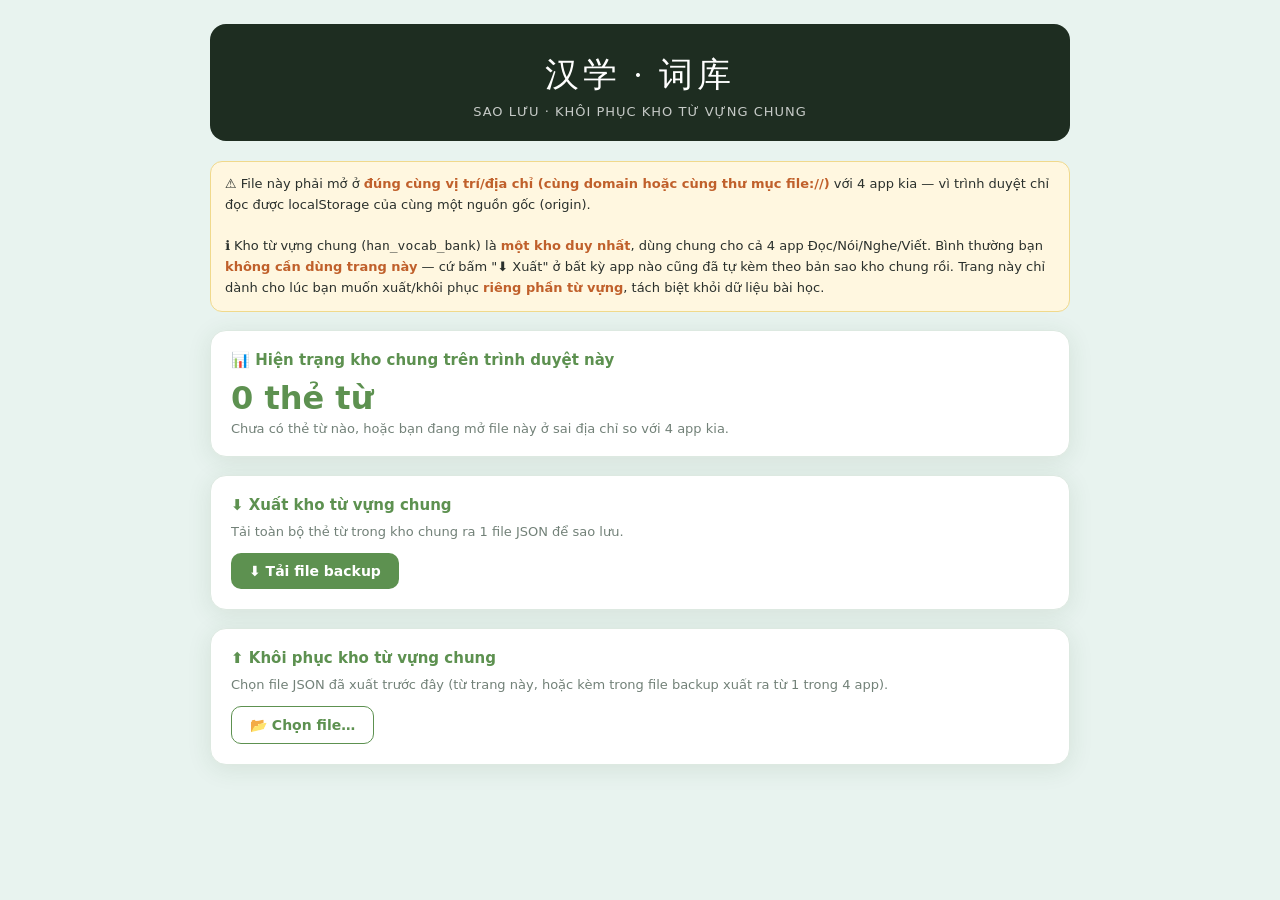
<file: migrate-vocab.html>
<!DOCTYPE html>
<html lang="vi">
<head>
<meta charset="UTF-8">
<meta name="viewport" content="width=device-width, initial-scale=1.0">
<title>Sao lưu kho từ vựng chung · 汉学</title>
<style>
:root{
  --bg:#e8f3ef;--card:#ffffff;--ink:#2a302c;--muted:#728178;
  --jade:#5d9150;--jade-soft:#e3f0dd;--line:#dde9e1;
  --red:#c0392b;--blue:#2c6fad;--purple:#6b4fad;--orange:#c0602b;
  --ui:'Quicksand',system-ui,sans-serif;--kai:'KaiTi','楷体',serif;
  --radius:16px;--shadow:0 4px 24px rgba(44,80,44,.10);
}
*{box-sizing:border-box;margin:0;padding:0}
body{font-family:var(--ui);background:var(--bg);color:var(--ink);min-height:100vh;padding:24px 16px 60px}
.wrap{max-width:860px;margin:0 auto}
header{background:#1e2d21;padding:28px 28px 22px;border-radius:var(--radius);text-align:center;margin-bottom:20px}
.h-han{font-family:var(--kai);font-size:34px;color:#fff;letter-spacing:4px;margin-bottom:6px}
.h-title{color:rgba(255,255,255,.75);font-size:13px;letter-spacing:1px}
.card{background:var(--card);border:1px solid var(--line);border-radius:var(--radius);box-shadow:var(--shadow);padding:20px;margin-bottom:18px}
.card h2{font-size:15px;margin-bottom:10px;color:var(--jade)}
.warn{background:#fff7e0;border:1px solid #f0d98c;border-radius:12px;padding:12px 14px;font-size:13px;line-height:1.6;margin-bottom:18px}
.warn b{color:var(--orange)}
.btn{background:var(--jade);color:#fff;border:none;border-radius:10px;padding:10px 18px;font-size:14px;font-weight:600;cursor:pointer;font-family:var(--ui)}
.btn:hover{filter:brightness(1.05)}
.btn.secondary{background:#fff;color:var(--jade);border:1.5px solid var(--jade)}
.btn.danger{background:#fff;color:var(--red);border:1.5px solid var(--red)}
.btn:disabled{opacity:.45;cursor:not-allowed}
.tag{display:inline-block;background:var(--jade-soft);color:var(--jade);border-radius:20px;padding:2px 9px;font-size:11.5px;margin:2px 3px 2px 0}
.muted{color:var(--muted)}
.vlist{max-height:420px;overflow:auto;border:1px solid var(--line);border-radius:12px;padding:6px;margin-top:10px}
.vitem{border-bottom:1px dashed var(--line);padding:10px 8px}
.vitem:last-child{border-bottom:none}
.vword{font-family:var(--kai);font-size:20px;font-weight:700}
.vsrc{font-size:11.5px;color:var(--muted);margin-top:3px}
.status{font-size:13.5px;margin-top:10px;padding:10px 12px;border-radius:10px}
.status.ok{background:#e3f0dd;color:#3e6b32}
.status.err{background:#fde3e0;color:#a13b2f}
.actions{display:flex;gap:10px;margin-top:14px;flex-wrap:wrap}
.big-num{font-size:32px;font-weight:700;color:var(--jade)}
</style>
</head>
<body>
<div class="wrap">
  <header>
    <div class="h-han">汉学 · 词库</div>
    <div class="h-title">SAO LƯU · KHÔI PHỤC KHO TỪ VỰNG CHUNG</div>
  </header>

  <div class="warn">
    ⚠️ File này phải mở ở <b>đúng cùng vị trí/địa chỉ (cùng domain hoặc cùng thư mục file://)</b> với 4 app kia — vì trình duyệt chỉ đọc được localStorage của cùng một nguồn gốc (origin).<br><br>
    ℹ️ Kho từ vựng chung (<code>han_vocab_bank</code>) là <b>một kho duy nhất</b>, dùng chung cho cả 4 app Đọc/Nói/Nghe/Viết. Bình thường bạn <b>không cần dùng trang này</b> — cứ bấm "⬇ Xuất" ở bất kỳ app nào cũng đã tự kèm theo bản sao kho chung rồi. Trang này chỉ dành cho lúc bạn muốn xuất/khôi phục <b>riêng phần từ vựng</b>, tách biệt khỏi dữ liệu bài học.
  </div>

  <div class="card">
    <h2>📊 Hiện trạng kho chung trên trình duyệt này</h2>
    <div class="big-num" id="curCount">–</div>
    <div class="muted" id="curNote" style="font-size:13px;margin-top:4px"></div>
  </div>

  <div class="card">
    <h2>⬇ Xuất kho từ vựng chung</h2>
    <p class="muted" style="font-size:13px">Tải toàn bộ thẻ từ trong kho chung ra 1 file JSON để sao lưu.</p>
    <div class="actions"><button class="btn" id="btnExport">⬇ Tải file backup</button></div>
  </div>

  <div class="card">
    <h2>⬆ Khôi phục kho từ vựng chung</h2>
    <p class="muted" style="font-size:13px">Chọn file JSON đã xuất trước đây (từ trang này, hoặc kèm trong file backup xuất ra từ 1 trong 4 app).</p>
    <div class="actions">
      <button class="btn secondary" id="btnPick">📂 Chọn file…</button>
      <input type="file" id="impFile" accept="application/json" style="display:none">
    </div>
    <div id="preview"></div>
  </div>
</div>

<script>
const $=id=>document.getElementById(id);
function esc(s){return String(s==null?'':s).replace(/[&<>"']/g,c=>({'&':'&amp;','<':'&lt;','>':'&gt;','"':'&quot;',"'":'&#39;'}[c]));}
const KEY='han_vocab_bank';

function loadBank(){ try{ const s=localStorage.getItem(KEY); if(s){ const a=JSON.parse(s); if(Array.isArray(a)) return a; } }catch(e){} return []; }
const VOCAB_IDB_NAME="han_vocab_idb", VOCAB_IDB_STORE="bank";
function openVocabIDB(){
  return new Promise((resolve,reject)=>{
    try{
      const req=indexedDB.open(VOCAB_IDB_NAME,1);
      req.onupgradeneeded=()=>{ if(!req.result.objectStoreNames.contains(VOCAB_IDB_STORE)) req.result.createObjectStore(VOCAB_IDB_STORE); };
      req.onsuccess=()=>resolve(req.result);
      req.onerror=()=>reject(req.error);
    }catch(e){ reject(e); }
  });
}
function writeToIDB(bank){
  return openVocabIDB().then(db=>new Promise((resolve,reject)=>{
    const tx=db.transaction(VOCAB_IDB_STORE,"readwrite");
    tx.objectStore(VOCAB_IDB_STORE).put(bank,"bank");
    tx.oncomplete=()=>resolve();
    tx.onerror=()=>reject(tx.error);
  }));
}
// AN TOÀN: ghi vào "kho lớn" (IndexedDB, hầu như không giới hạn) TRƯỚC, sau đó mới thử ghi
// localStorage như cũ — dù localStorage có đầy/lỗi, dữ liệu vẫn được lưu an toàn ở kho lớn,
// và các app (bản mới) sẽ tự động lấy đủ dữ liệu từ đó khi mở lên.
async function saveBank(arr){
  let idbOk=false, lsOk=false;
  try{ await writeToIDB(arr); idbOk=true; }catch(e){ console.warn("Ghi IndexedDB lỗi",e); }
  try{ localStorage.setItem(KEY, JSON.stringify(arr)); lsOk=true; }catch(e){ console.warn("Ghi localStorage lỗi",e); }
  return {idbOk,lsOk};
}

function refreshStatus(){
  const bank=loadBank();
  $('curCount').textContent=bank.length+' thẻ từ';
  $('curNote').textContent=bank.length ? 'Đang lưu trên trình duyệt này (origin hiện tại).' : 'Chưa có thẻ từ nào, hoặc bạn đang mở file này ở sai địa chỉ so với 4 app kia.';
}
refreshStatus();

$('btnExport').onclick=()=>{
  const bank=loadBank();
  const payload={__hanBackup:true, kind:'vocabBankOnly', vocabBank:bank, exportedAt:new Date().toISOString()};
  const blob=new Blob([JSON.stringify(payload,null,2)],{type:'application/json'});
  const a=document.createElement('a'); a.href=URL.createObjectURL(blob);
  a.download='han-vocab-bank-backup-'+new Date().toISOString().slice(0,10)+'.json';
  a.click(); URL.revokeObjectURL(a.href);
};

let pendingBank=null;
$('btnPick').onclick=()=>$('impFile').click();
$('impFile').onchange=e=>{
  const f=e.target.files[0]; if(!f) return;
  const r=new FileReader();
  r.onload=()=>{
    try{
      const raw=JSON.parse(r.result);
      let incoming=null;
      if(raw && raw.__hanBackup && Array.isArray(raw.vocabBank)) incoming=raw.vocabBank; // file kèm theo từ 1 trong 4 app, hoặc xuất từ chính trang này
      else if(Array.isArray(raw)) incoming=raw; // file JSON là mảng thẻ từ trần
      if(!incoming){ $('preview').innerHTML='<div class="status err">❌ File này không chứa kho từ vựng chung hợp lệ.</div>'; return; }
      pendingBank=incoming;
      const cur=loadBank();
      $('preview').innerHTML=`
        <div class="status ok">File có <b>${incoming.length}</b> thẻ từ. Kho hiện tại đang có <b>${cur.length}</b> thẻ.</div>
        <div class="vlist">${incoming.slice(0,50).map(v=>`<div class="vitem"><div class="vword">${esc(v.word||'')}</div>
          <div class="vsrc">${(v.occurrences||[]).map(o=>`<span class="tag">${esc((o.app||'')+' · '+(o.itemTitle||''))}</span>`).join('')}</div></div>`).join('')}
          ${incoming.length>50?`<div class="muted" style="padding:8px">… và ${incoming.length-50} thẻ khác</div>`:''}</div>
        <div class="actions">
          <button class="btn" id="btnMerge">🔀 Gộp vào kho hiện tại (giữ cả 2, ưu tiên bản mới hơn nếu trùng ID)</button>
          <button class="btn danger" id="btnReplace">⚠️ Thay thế toàn bộ kho hiện tại</button>
        </div>`;
      $('btnMerge').onclick=()=>doImport('merge');
      $('btnReplace').onclick=()=>doImport('replace');
    }catch(err){ $('preview').innerHTML='<div class="status err">❌ File JSON không hợp lệ.</div>'; }
  };
  r.readAsText(f);
  e.target.value='';
};

function unionOccurrences(a,b){
  const list=Array.isArray(a)?[...a]:[];
  const keySet=new Set(list.map(o=>(o&&o.app)+"|"+(o&&o.itemId)));
  (Array.isArray(b)?b:[]).forEach(o=>{
    if(!o) return;
    const k=(o.app)+"|"+(o.itemId);
    if(!keySet.has(k)){ list.push(o); keySet.add(k); }
  });
  return list;
}
function mergeVocabRecord(a,b){
  if(!a) return b; if(!b) return a;
  const newer=(b.updatedAt||0)>=(a.updatedAt||0)?b:a;
  const older=newer===b?a:b;
  const merged=Object.assign({},newer);
  merged.occurrences=unionOccurrences(newer.occurrences,older.occurrences);
  return merged;
}
async function doImport(mode){
  if(!pendingBank) return;
  if(mode==='replace' && !confirm('Chắc chắn THAY THẾ toàn bộ kho từ vựng hiện tại? Không thể hoàn tác.')) return;
  let result;
  if(mode==='replace'){ result=pendingBank; }
  else{
    const cur=loadBank();
    const map=new Map(); cur.forEach(v=>{ if(v&&v.id) map.set(v.id,v); });
    pendingBank.forEach(v=>{
      if(!v||!v.id) return;
      const existing=map.get(v.id);
      // GỘP occurrences của cả 2 bản, không chỉ chọn nguyên 1 bản mới hơn — tránh làm mất
      // thông tin "từ này CŨNG xuất hiện ở bài X" nếu bản trong máy chưa có occurrence đó.
      map.set(v.id, existing?mergeVocabRecord(existing,v):v);
    });
    result=Array.from(map.values());
  }
  $('preview').innerHTML+=`<div class="status ok" id="savingMsg">⏳ Đang lưu...</div>`;
  const {idbOk,lsOk}=await saveBank(result);
  let msg;
  if(idbOk){
    msg=`✅ Đã lưu vào "kho lớn" thành công. Kho từ vựng chung hiện có ${result.length} thẻ.`;
    if(!lsOk) msg+=` (Bộ nhớ trình duyệt thường vẫn đầy, nhưng KHÔNG SAO — mở app Đọc/Nghe bất kỳ (bản mới), app sẽ tự động lấy đủ dữ liệu từ "kho lớn" trong vài giây.)`;
  }else if(lsOk){
    msg=`✅ Đã lưu (chỉ vào bộ nhớ trình duyệt thường, "kho lớn" gặp lỗi). Kho từ vựng chung hiện có ${result.length} thẻ.`;
  }else{
    msg=`❌ Không lưu được vào cả 2 nơi. Thử tải lại trang và làm lại, hoặc báo lỗi này lại.`;
  }
  $('preview').innerHTML=`<div class="status ${idbOk||lsOk?'ok':'err'}">${msg}</div>`;
  pendingBank=null;
  refreshStatus();
}
</script>
</body>
</html>
</file>
